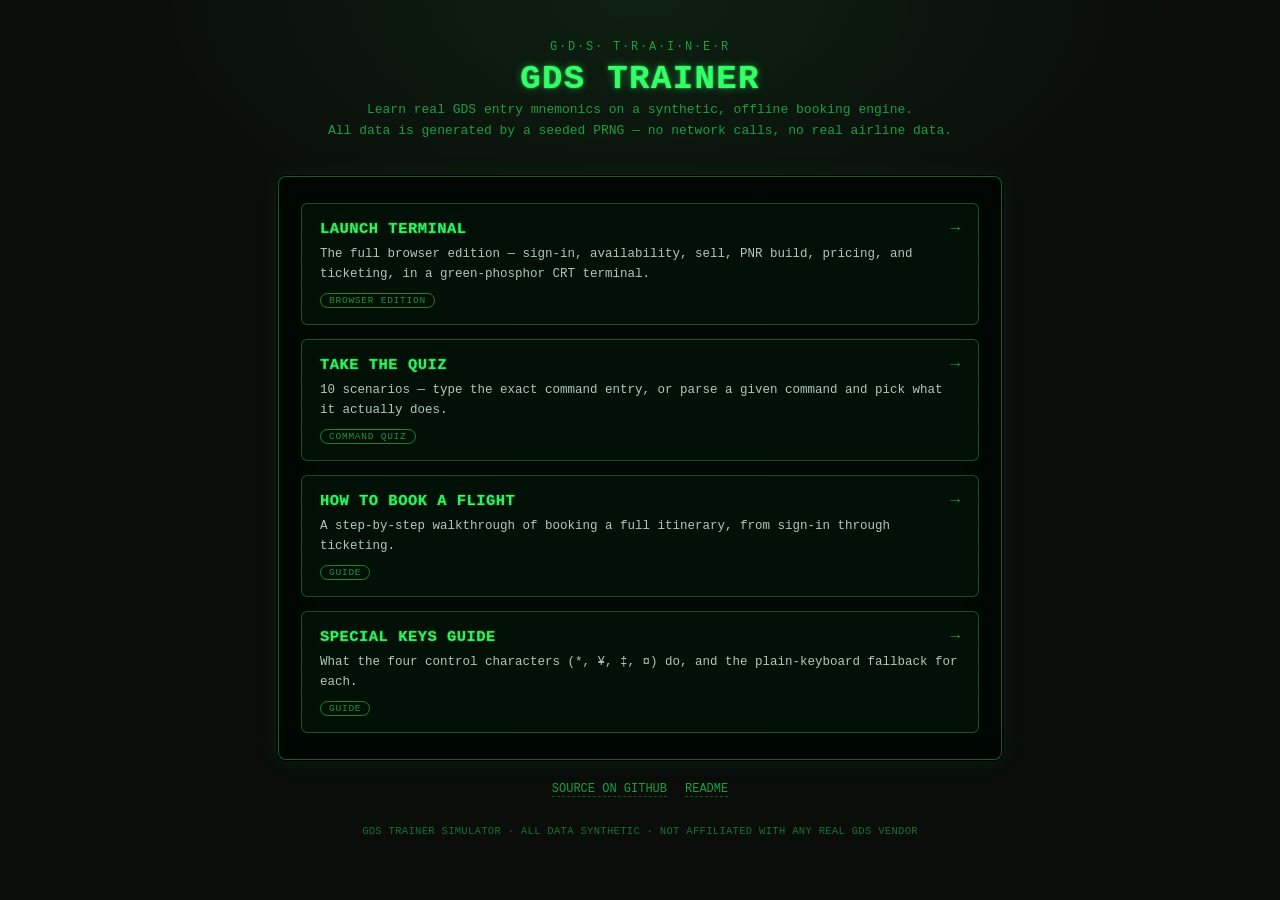
<file: index.html>
<!doctype html>
<html lang="en">
<head>
<meta charset="UTF-8">
<meta name="viewport" content="width=device-width, initial-scale=1">
<title>GDS Trainer</title>
<meta name="description" content="A CRT-terminal GDS simulator for learning real airline booking mnemonics — browser and CLI editions, synthetic data, no real GDS connection.">
<style>
  :root{ --fg:#33ff66; --fg-dim:#1c9e42; --fg-rgb:51,255,102; }
  *{ box-sizing:border-box; }
  html,body{
    margin:0; min-height:100%;
    background:#0a0d0a;
    background-image: radial-gradient(ellipse 60% 45% at 50% 0%, rgba(var(--fg-rgb),.08), rgba(var(--fg-rgb),0) 70%);
    color:var(--fg);
    font-family:'Courier New','IBM Plex Mono',Consolas,monospace;
  }
  #wrap{ max-width:760px; margin:0 auto; padding:40px 18px 60px; }

  .wordmark{ letter-spacing:.15em; font-size:12px; color:var(--fg-dim); text-align:center; }
  h1.title{
    text-align:center; margin:6px 0 2px; font-size:34px; letter-spacing:.04em;
    text-shadow:0 0 2px rgba(var(--fg-rgb),.9), 0 0 8px rgba(var(--fg-rgb),.45);
  }
  p.sub{ text-align:center; color:var(--fg-dim); font-size:13px; margin:0 0 34px; line-height:1.6; }

  .screen{
    background:#000804; border:1px solid rgba(var(--fg-rgb),.35); border-radius:8px;
    box-shadow: 0 0 0 1px #000, 0 0 30px rgba(0,0,0,.6) inset, 0 0 24px rgba(var(--fg-rgb),.08);
    padding:26px 22px; position:relative; overflow:hidden;
  }
  .screen::before{
    content:''; position:absolute; inset:0; pointer-events:none; opacity:.5;
    background:repeating-linear-gradient(to bottom, rgba(0,0,0,0) 0px, rgba(0,0,0,0) 1px, rgba(0,0,0,.35) 2px, rgba(0,0,0,0) 3px);
  }

  .cards{ display:flex; flex-direction:column; gap:14px; }
  a.card{
    display:block; text-decoration:none; color:var(--fg);
    background:rgba(var(--fg-rgb),.04); border:1px solid rgba(var(--fg-rgb),.3);
    border-radius:6px; padding:16px 18px; transition:background .15s,border-color .15s;
  }
  a.card:hover{ background:rgba(var(--fg-rgb),.12); border-color:rgba(var(--fg-rgb),.7); }
  a.card .cardhead{ display:flex; align-items:center; justify-content:space-between; }
  a.card .cardtitle{ font-size:15.5px; font-weight:bold; letter-spacing:.03em; text-shadow:0 0 2px rgba(var(--fg-rgb),.6); }
  a.card .arrow{ color:var(--fg-dim); }
  a.card .carddesc{ font-size:12.5px; color:#cfe8d9; opacity:.85; margin-top:6px; line-height:1.6; }
  a.card .cardtag{
    display:inline-block; font-size:9.5px; letter-spacing:.08em; text-transform:uppercase;
    border:1px solid rgba(var(--fg-rgb),.5); border-radius:10px; padding:1px 8px; margin-top:9px; color:var(--fg-dim);
  }

  .links{ display:flex; justify-content:center; gap:18px; margin-top:22px; font-size:12px; }
  .links a{ color:var(--fg-dim); text-decoration:none; border-bottom:1px dashed rgba(var(--fg-rgb),.3); }
  .links a:hover{ color:var(--fg); border-bottom-color:var(--fg); }

  footer{ text-align:center; color:var(--fg-dim); font-size:10.5px; margin-top:26px; opacity:.7; letter-spacing:.03em; line-height:1.7; }
</style>
</head>
<body>
<div id="wrap">
  <div class="wordmark">G&middot;D&middot;S&middot; T&middot;R&middot;A&middot;I&middot;N&middot;E&middot;R</div>
  <h1 class="title">GDS TRAINER</h1>
  <p class="sub">Learn real GDS entry mnemonics on a synthetic, offline booking engine.<br>All data is generated by a seeded PRNG — no network calls, no real airline data.</p>

  <div class="screen">
    <div class="cards">
      <a class="card" href="web/index.html">
        <div class="cardhead"><span class="cardtitle">LAUNCH TERMINAL</span><span class="arrow">&rarr;</span></div>
        <div class="carddesc">The full browser edition — sign-in, availability, sell, PNR build, pricing, and ticketing, in a green-phosphor CRT terminal.</div>
        <span class="cardtag">Browser Edition</span>
      </a>
      <a class="card" href="quiz/index.html">
        <div class="cardhead"><span class="cardtitle">TAKE THE QUIZ</span><span class="arrow">&rarr;</span></div>
        <div class="carddesc">10 scenarios — type the exact command entry, or parse a given command and pick what it actually does.</div>
        <span class="cardtag">Command Quiz</span>
      </a>
      <a class="card" href="docs/GDS-TRAINER-BOOKING-GUIDE.html">
        <div class="cardhead"><span class="cardtitle">HOW TO BOOK A FLIGHT</span><span class="arrow">&rarr;</span></div>
        <div class="carddesc">A step-by-step walkthrough of booking a full itinerary, from sign-in through ticketing.</div>
        <span class="cardtag">Guide</span>
      </a>
      <a class="card" href="docs/SPECIAL-KEYS-GUIDE.html">
        <div class="cardhead"><span class="cardtitle">SPECIAL KEYS GUIDE</span><span class="arrow">&rarr;</span></div>
        <div class="carddesc">What the four control characters (*, ¥, ‡, ¤) do, and the plain-keyboard fallback for each.</div>
        <span class="cardtag">Guide</span>
      </a>
    </div>
  </div>

  <div class="links">
    <a href="https://github.com/mattkup1/GDS-Trainer">SOURCE ON GITHUB</a>
    <a href="https://github.com/mattkup1/GDS-Trainer#readme">README</a>
  </div>

  <footer>GDS TRAINER SIMULATOR &middot; ALL DATA SYNTHETIC &middot; NOT AFFILIATED WITH ANY REAL GDS VENDOR</footer>
</div>
</body>
</html>
</file>
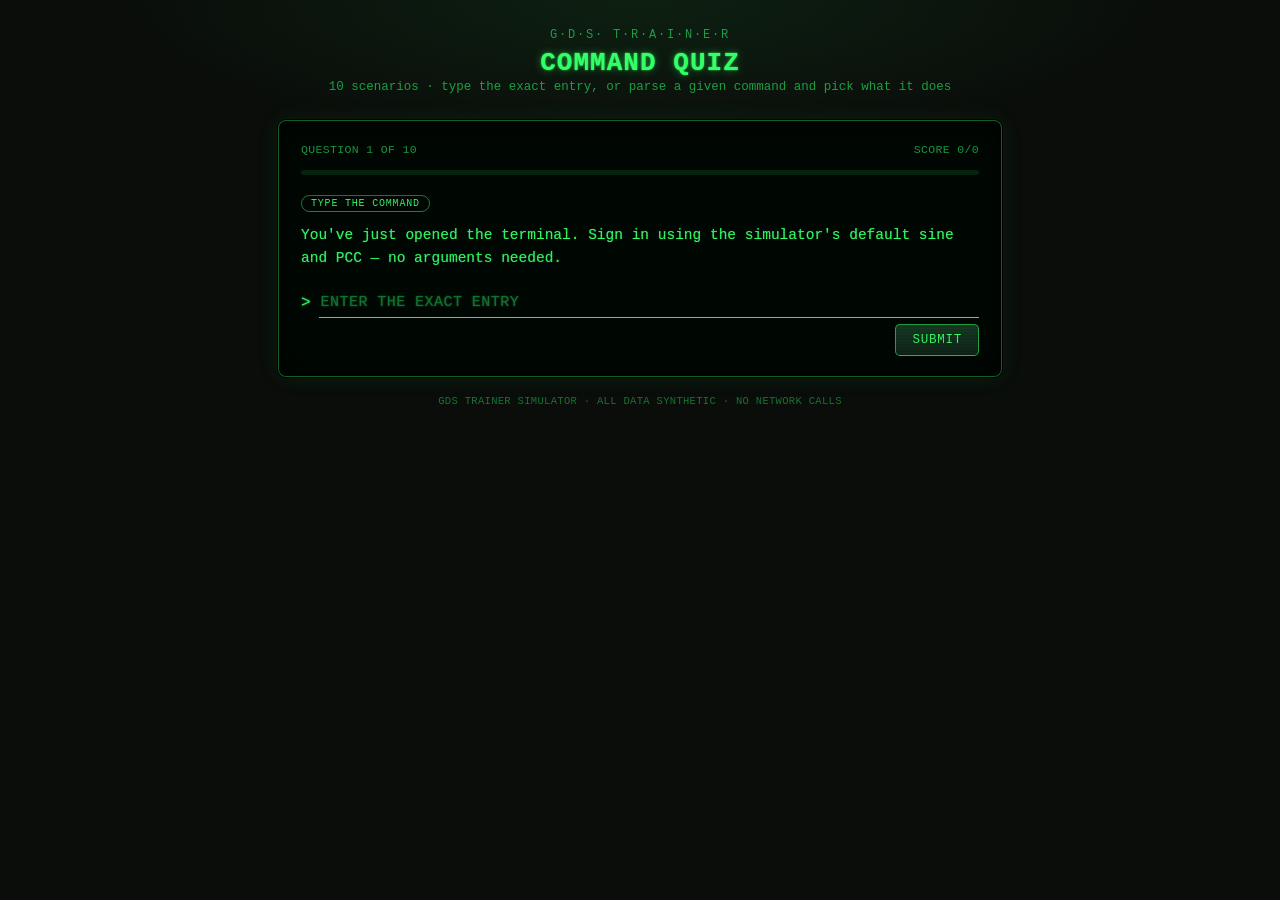
<file: quiz/index.html>
<!doctype html>
<html lang="en">
<head>
<meta charset="UTF-8">
<meta name="viewport" content="width=device-width, initial-scale=1">
<title>GDS Trainer — Command Quiz</title>
<style>
  :root{ --fg:#33ff66; --fg-dim:#1c9e42; --fg-rgb:51,255,102; --bad:#ff5c5c; --bad-rgb:255,92,92; }
  *{ box-sizing:border-box; }
  html,body{
    margin:0; min-height:100%;
    background:#0a0d0a;
    background-image: radial-gradient(ellipse 60% 45% at 50% 0%, rgba(var(--fg-rgb),.08), rgba(var(--fg-rgb),0) 70%);
    color:var(--fg);
    font-family:'Courier New','IBM Plex Mono',Consolas,monospace;
  }
  #wrap{ max-width:760px; margin:0 auto; padding:28px 18px 60px; }

  .wordmark{ letter-spacing:.15em; font-size:12px; color:var(--fg-dim); text-align:center; }
  h1.title{
    text-align:center; margin:6px 0 2px; font-size:26px; letter-spacing:.04em;
    text-shadow:0 0 2px rgba(var(--fg-rgb),.9), 0 0 8px rgba(var(--fg-rgb),.45);
  }
  p.sub{ text-align:center; color:var(--fg-dim); font-size:12.5px; margin:0 0 26px; }

  .screen{
    background:#000804; border:1px solid rgba(var(--fg-rgb),.35); border-radius:8px;
    box-shadow: 0 0 0 1px #000, 0 0 30px rgba(0,0,0,.6) inset, 0 0 24px rgba(var(--fg-rgb),.08);
    padding:22px 22px 20px; position:relative; overflow:hidden;
  }
  .screen::before{
    content:''; position:absolute; inset:0; pointer-events:none; opacity:.5;
    background:repeating-linear-gradient(to bottom, rgba(0,0,0,0) 0px, rgba(0,0,0,0) 1px, rgba(0,0,0,.35) 2px, rgba(0,0,0,0) 3px);
  }

  .statusrow{ display:flex; justify-content:space-between; align-items:center; font-size:11.5px; color:var(--fg-dim); margin-bottom:14px; letter-spacing:.03em; }
  .barouter{ height:5px; background:rgba(var(--fg-rgb),.12); border-radius:3px; overflow:hidden; margin-bottom:18px; }
  .barinner{ height:100%; background:rgb(var(--fg-rgb)); box-shadow:0 0 6px rgba(var(--fg-rgb),.8); transition:width .25s ease; }

  .tag{
    display:inline-block; font-size:10px; letter-spacing:.08em; text-transform:uppercase;
    border:1px solid rgba(var(--fg-rgb),.5); color:var(--fg); border-radius:10px;
    padding:2px 9px; margin-bottom:12px; text-shadow:none;
  }
  .tag.mc{ border-color:rgba(255,208,90,.55); color:#ffd05a; }

  .prompt{ font-size:14.5px; line-height:1.6; margin:0 0 18px; text-shadow:0 0 1px rgba(var(--fg-rgb),.6); }
  .prompt b{ color:#fff; }
  .prompt code{ background:rgba(var(--fg-rgb),.1); border:1px solid rgba(var(--fg-rgb),.3); border-radius:3px; padding:0 5px; }

  .inputrow{ display:flex; align-items:center; gap:8px; margin-bottom:6px; }
  .inputrow .chevron{ color:var(--fg); text-shadow:0 0 2px rgba(var(--fg-rgb),.8); }
  #answerInput{
    flex:1; background:transparent; border:none; border-bottom:1px solid rgba(var(--fg-rgb),.5);
    color:var(--fg); font-family:inherit; font-size:15px; padding:6px 2px;
    text-shadow:0 0 2px rgba(var(--fg-rgb),.6); outline:none; letter-spacing:.03em;
    text-transform:uppercase;
  }
  #answerInput:focus{ border-bottom-color:rgb(var(--fg-rgb)); }
  #answerInput::placeholder{ color:var(--fg-dim); text-transform:none; opacity:.7; }

  .options{ display:flex; flex-direction:column; gap:8px; margin-bottom:6px; }
  .opt{
    text-align:left; background:rgba(var(--fg-rgb),.04); border:1px solid rgba(var(--fg-rgb),.3);
    color:var(--fg); font-family:inherit; font-size:13.5px; line-height:1.5;
    border-radius:5px; padding:10px 12px; cursor:pointer;
  }
  .opt:hover:not(:disabled){ background:rgba(var(--fg-rgb),.12); border-color:rgba(var(--fg-rgb),.7); }
  .opt:disabled{ cursor:default; }
  .opt .letter{ display:inline-block; width:18px; color:var(--fg-dim); }
  .opt.correct{ background:rgba(var(--fg-rgb),.18); border-color:rgb(var(--fg-rgb)); }
  .opt.wrong{ background:rgba(var(--bad-rgb),.14); border-color:var(--bad); color:#ffb3b3; }
  .opt.wrong .letter{ color:#ffb3b3; }
  .opt.dim{ opacity:.45; }

  button.submit{
    background:linear-gradient(#193a24,#0e2417); border:1px solid rgba(var(--fg-rgb),.6);
    color:var(--fg); font-family:inherit; font-size:12.5px; letter-spacing:.06em;
    padding:8px 16px; border-radius:5px; cursor:pointer; text-transform:uppercase;
  }
  button.submit:hover:not(:disabled){ background:linear-gradient(#214b2e,#123019); }
  button.submit:disabled{ opacity:.35; cursor:default; }

  .feedback{ margin-top:16px; padding-top:14px; border-top:1px dashed rgba(var(--fg-rgb),.3); }
  .verdict{ font-size:13px; font-weight:bold; letter-spacing:.05em; margin-bottom:8px; }
  .verdict.ok{ color:rgb(var(--fg-rgb)); text-shadow:0 0 4px rgba(var(--fg-rgb),.6); }
  .verdict.bad{ color:var(--bad); text-shadow:0 0 4px rgba(var(--bad-rgb),.5); }
  .answerline{
    font-size:13.5px; background:#06110a; border:1px solid rgba(var(--fg-rgb),.3); border-radius:4px;
    padding:8px 10px; margin-bottom:10px; color:var(--fg); text-shadow:0 0 1px rgba(var(--fg-rgb),.5);
  }
  .answerline .lbl{ color:var(--fg-dim); }
  .explain{ font-size:12.5px; line-height:1.6; color:#cfe8d9; opacity:.9; margin-bottom:16px; }

  .navrow{ display:flex; justify-content:flex-end; }

  /* ---- results ---- */
  #results{ display:none; }
  .scorebig{ text-align:center; font-size:44px; margin:6px 0 4px; text-shadow:0 0 3px rgba(var(--fg-rgb),.9), 0 0 14px rgba(var(--fg-rgb),.4); }
  .scoreline{ text-align:center; color:var(--fg-dim); font-size:12.5px; margin-bottom:22px; letter-spacing:.04em; }
  .reviewitem{ border-top:1px dashed rgba(var(--fg-rgb),.25); padding:12px 0; font-size:12.5px; }
  .reviewitem:first-child{ border-top:none; }
  .reviewitem .rq{ margin-bottom:6px; color:#cfe8d9; }
  .reviewitem .rmark{ font-weight:bold; margin-right:6px; }
  .reviewitem .rmark.ok{ color:rgb(var(--fg-rgb)); }
  .reviewitem .rmark.bad{ color:var(--bad); }
  .reviewitem .ra{ margin:3px 0; }
  .reviewitem .ra .lbl{ color:var(--fg-dim); }
  .reviewitem .ra.mine.wrong{ color:#ffb3b3; }
  .reviewitem .ra.correct{ color:rgb(var(--fg-rgb)); }
  .perfect{ text-align:center; font-size:12.5px; color:var(--fg-dim); margin-bottom:18px; }

  .restartrow{ text-align:center; margin-top:22px; }

  footer{ text-align:center; color:var(--fg-dim); font-size:10.5px; margin-top:18px; opacity:.7; letter-spacing:.03em; }
</style>
</head>
<body>
<div id="wrap">
  <div class="wordmark">G&middot;D&middot;S&middot; T&middot;R&middot;A&middot;I&middot;N&middot;E&middot;R</div>
  <h1 class="title">COMMAND QUIZ</h1>
  <p class="sub">10 scenarios &middot; type the exact entry, or parse a given command and pick what it does</p>

  <div class="screen">
    <div id="quiz">
      <div class="statusrow">
        <span id="qCounter">QUESTION 1 OF 10</span>
        <span id="qScore">SCORE 0/0</span>
      </div>
      <div class="barouter"><div class="barinner" id="progBar" style="width:0%"></div></div>

      <span class="tag" id="qTag">TYPE THE COMMAND</span>
      <p class="prompt" id="qPrompt"></p>

      <div id="typeArea">
        <div class="inputrow">
          <span class="chevron">&gt;</span>
          <input id="answerInput" type="text" placeholder="ENTER THE EXACT ENTRY" autocomplete="off" spellcheck="false">
        </div>
      </div>

      <div id="mcArea" class="options" style="display:none;"></div>

      <div class="navrow">
        <button class="submit" id="submitBtn">SUBMIT</button>
      </div>

      <div class="feedback" id="feedback" style="display:none;">
        <div class="verdict" id="verdict"></div>
        <div class="answerline" id="youAnswered" style="display:none;"></div>
        <div class="answerline" id="correctAnswer"></div>
        <div class="explain" id="explainText"></div>
        <div class="navrow">
          <button class="submit" id="nextBtn">NEXT &rarr;</button>
        </div>
      </div>
    </div>

    <div id="results">
      <div class="scorebig" id="scoreBig"></div>
      <div class="scoreline" id="scoreLine"></div>
      <div id="reviewList"></div>
      <div class="perfect" id="perfectMsg" style="display:none;">Every command, exact on the first try. That's clean agent work.</div>
      <div class="restartrow"><button class="submit" id="restartBtn">RESTART QUIZ</button></div>
    </div>
  </div>

  <footer>GDS TRAINER SIMULATOR &middot; ALL DATA SYNTHETIC &middot; NO NETWORK CALLS</footer>
</div>

<script>
(function(){

  const QUESTIONS = [
    {
      type: 'command',
      tag: 'TYPE THE COMMAND',
      prompt: "You've just opened the terminal. Sign in using the simulator's default sine and PCC — no arguments needed.",
      answer: /^SI$/,
      canonical: 'SI',
      explain: "SI with no arguments signs you in under the simulator's default sine (9TAA) and PCC (DFW1). SI{sine}/{pcc} — e.g. SI1234AA/DFW1 — signs in under specific credentials instead."
    },
    {
      type: 'command',
      tag: 'TYPE THE COMMAND',
      prompt: "A customer wants to see what's available from <b>Dallas/Ft. Worth (DFW)</b> to <b>Chicago O'Hare (ORD)</b> on <b>August 15</b>. Pull the availability display.",
      answer: /^[A1]15AUGDFWORD$/,
      canonical: 'A15AUGDFWORD',
      explain: "A{DD}{MON}{ORIG}{DEST} pulls availability for that route/date. 1{DD}{MON}{ORIG}{DEST} is the identical alternate entry (115AUGDFWORD) — both are accepted."
    },
    {
      type: 'command',
      tag: 'TYPE THE COMMAND',
      prompt: "That availability display is still on screen. Sell <b>2 seats</b> in <b>Y class</b> on <b>line 3</b>.",
      answer: /^03Y2$/,
      canonical: '03Y2',
      explain: "0{LINE}{CLASS}{SEATS} sells directly off the last availability display: line 3, class Y, 2 seats."
    },
    {
      type: 'mc',
      tag: 'PARSE THE COMMAND',
      prompt: "An availability display is on screen. A trainee enters <code>02Y1M2</code>. What does this actually do?",
      options: [
        "Sells 2 seats in Y class on line 1, then 2 more seats in M class on line 2 — 4 seats total.",
        "Sells one connection for 2 seats: Y class on the leg shown as line 1, M class on the leg shown as line 2.",
        "Invalid — a sell entry can only reference one availability line at a time.",
        "Sells seat 2Y on flight number M2."
      ],
      correct: 1,
      explain: "0{SEATS}{CLASS1}{LINE1}{CLASS2}{LINE2} is the connection-sell entry. It only succeeds if line 1's destination matches line 2's origin and the layover clears minimum connect time (45 min domestic, 90 min if either leg crosses a border) — the two legs are then pushed as one married pair, sharing a marriedGroup id."
    },
    {
      type: 'command',
      tag: 'TYPE THE COMMAND',
      prompt: "Add a name to the PNR for passenger <b>Maria Garcia</b> (Mrs.).",
      answer: /^-GARCIA\/MARIA MRS$/,
      canonical: '-GARCIA/MARIA MRS',
      explain: "-{SURNAME}/{GIVEN} {TITLE} adds one passenger — surname first, given name after the slash, title last."
    },
    {
      type: 'command',
      tag: 'TYPE THE COMMAND',
      prompt: "The PNR has 1 segment and Maria Garcia's name on file. Price the itinerary using her travel agency's negotiated fare code, <b>ACME01</b>.",
      answer: /^(WP|WPNCS)\/ACME01$/,
      canonical: 'WP/ACME01',
      explain: "WP (or WPNCS) followed by /{CODE} applies a corporate/negotiated fare code while pricing. Without the code, a plain WP prices the published fare instead."
    },
    {
      type: 'mc',
      tag: 'PARSE THE COMMAND',
      prompt: "Which of these four ticketing-arrangement entries is <b>invalid</b>?",
      options: [
        "7TAW/",
        "7TAW16AUG/1800",
        "7TAX16AUG/1800",
        "7TAX/"
      ],
      correct: 3,
      explain: "7TAX/ is invalid. 7TAX is a hard ticketing time limit and always requires a date and time (7TAX{DDMON}/{HHMM}). Only 7TAW (\"at will\") can be left open with just a trailing slash — it can also optionally be queued to a date/time, as in 7TAW16AUG/1800."
    },
    {
      type: 'command',
      tag: 'TYPE THE COMMAND',
      prompt: "Passenger 2 needs a wheelchair noted — she can walk to and from her seat, she just needs one at the gate. Add the correct SSR, tied to her passenger number.",
      answer: /^3WCHR-2$/,
      canonical: '3WCHR-2',
      explain: "3{CODE}-{PAX#} adds a special service request. WCHR is specifically \"can walk to/from seat.\" WCHS (\"must be carried short distance\") and WCHC (\"immobile, carried to seat\") are for passengers needing more assistance — using the wrong one misrepresents what the airline needs to arrange."
    },
    {
      type: 'command',
      tag: 'TYPE THE COMMAND',
      prompt: "The seat map for segment 1 is already on screen, and two names are on the PNR. Assign seat <b>14A</b> on that segment to <b>passenger 2</b>.",
      answer: /^41-14A\/2$/,
      canonical: '41-14A/2',
      explain: "4{SEGMENT}-{ROW}{LETTER}/{PAX#}. The passenger number is required whenever more than one name is on file — with only one passenger on the PNR it can be omitted, since it's unambiguous."
    },
    {
      type: 'mc',
      tag: 'PARSE THE COMMAND',
      prompt: "The PNR currently displays 7 elements: 1 name, 2 segment, 3 seat, 4 SSR, 5 phone, 6 received-from, 7 ticketing arrangement. The agent enters <code>X3,5-7</code>. What happens?",
      options: [
        "Valid — cancels elements 3, 5, 6, and 7 (the seat, phone, received-from, and ticketing arrangement).",
        "Invalid — X can only cancel a single element number, not a list or a range.",
        "Valid — cancels every element from 3 through 7 inclusive (3, 4, 5, 6, 7).",
        "Valid — cancels elements 3 and 5 only; the trailing \"-7\" is ignored as a stray character."
      ],
      correct: 0,
      explain: "X's pattern accepts a comma/range list, so \"3,5-7\" parses as element 3 plus the range 5–7 — elements 3, 5, 6, and 7. Element 4 (the SSR) is left untouched since it isn't named. Multi-element cancels always process highest-numbered first internally so an earlier splice never shifts the index of an element still queued for removal."
    }
  ];

  let idx = 0;
  let score = 0;
  let answered = false;
  const results = []; // { correct: bool, yourAnswerText, correctText }

  const qCounter = document.getElementById('qCounter');
  const qScore = document.getElementById('qScore');
  const progBar = document.getElementById('progBar');
  const qTag = document.getElementById('qTag');
  const qPrompt = document.getElementById('qPrompt');
  const typeArea = document.getElementById('typeArea');
  const mcArea = document.getElementById('mcArea');
  const answerInput = document.getElementById('answerInput');
  const submitBtn = document.getElementById('submitBtn');
  const feedback = document.getElementById('feedback');
  const verdict = document.getElementById('verdict');
  const youAnswered = document.getElementById('youAnswered');
  const correctAnswer = document.getElementById('correctAnswer');
  const explainText = document.getElementById('explainText');
  const nextBtn = document.getElementById('nextBtn');
  const quizEl = document.getElementById('quiz');
  const resultsEl = document.getElementById('results');

  let selectedOptBtn = null;

  function renderQuestion(){
    answered = false;
    selectedOptBtn = null;
    const q = QUESTIONS[idx];

    qCounter.textContent = `QUESTION ${idx+1} OF ${QUESTIONS.length}`;
    qScore.textContent = `SCORE ${score}/${idx}`;
    progBar.style.width = ((idx) / QUESTIONS.length * 100) + '%';

    qTag.textContent = q.tag;
    qTag.className = 'tag' + (q.type === 'mc' ? ' mc' : '');
    qPrompt.innerHTML = q.prompt;

    feedback.style.display = 'none';
    submitBtn.style.display = 'inline-block';
    submitBtn.disabled = false;

    if(q.type === 'command'){
      typeArea.style.display = 'block';
      mcArea.style.display = 'none';
      answerInput.value = '';
      answerInput.disabled = false;
      setTimeout(()=> answerInput.focus(), 10);
    } else {
      typeArea.style.display = 'none';
      mcArea.style.display = 'flex';
      mcArea.innerHTML = '';
      const letters = ['A','B','C','D'];
      q.options.forEach((opt, i) => {
        const b = document.createElement('button');
        b.className = 'opt';
        b.innerHTML = `<span class="letter">${letters[i]}</span>${opt}`;
        b.addEventListener('click', () => {
          if(answered) return;
          [...mcArea.children].forEach(c => c.classList.remove('selected'));
          selectedOptBtn = b;
          [...mcArea.children].forEach(c => c.style.outline = '');
          b.style.outline = '2px solid rgba(51,255,102,.8)';
        });
        mcArea.appendChild(b);
      });
    }
  }

  function grade(){
    if(answered) return;
    const q = QUESTIONS[idx];
    let isCorrect = false;
    let yourText = '';

    if(q.type === 'command'){
      const raw = answerInput.value.trim();
      if(!raw) return;
      const norm = raw.toUpperCase().replace(/\s+/g, ' ').trim();
      isCorrect = q.answer.test(norm);
      yourText = raw;
      answerInput.disabled = true;
    } else {
      if(!selectedOptBtn) return;
      const chosenIdx = [...mcArea.children].indexOf(selectedOptBtn);
      isCorrect = (chosenIdx === q.correct);
      yourText = q.options[chosenIdx];
      [...mcArea.children].forEach((c, i) => {
        c.disabled = true;
        c.style.outline = '';
        if(i === q.correct) c.classList.add('correct');
        else if(i === chosenIdx) c.classList.add('wrong');
        else c.classList.add('dim');
      });
    }

    answered = true;
    if(isCorrect) score++;

    results.push({
      correct: isCorrect,
      prompt: q.prompt,
      yourText: yourText,
      correctText: q.type === 'command' ? q.canonical : q.options[q.correct],
      explain: q.explain
    });

    verdict.textContent = isCorrect ? '✓ CORRECT' : '✗ INCORRECT';
    verdict.className = 'verdict ' + (isCorrect ? 'ok' : 'bad');

    if(q.type === 'command'){
      youAnswered.style.display = isCorrect ? 'none' : 'block';
      if(!isCorrect) youAnswered.innerHTML = `<span class="lbl">YOU ENTERED:</span> ${escapeHtml(yourText)}`;
      correctAnswer.innerHTML = `<span class="lbl">${isCorrect ? 'ENTRY' : 'CORRECT ENTRY'}:</span> ${q.canonical}`;
    } else {
      youAnswered.style.display = 'none';
      correctAnswer.innerHTML = `<span class="lbl">CORRECT:</span> ${q.options[q.correct]}`;
    }
    explainText.textContent = q.explain;

    submitBtn.style.display = 'none';
    feedback.style.display = 'block';
    nextBtn.textContent = (idx === QUESTIONS.length - 1) ? 'SEE RESULTS →' : 'NEXT →';
  }

  function escapeHtml(s){
    return s.replace(/&/g,'&amp;').replace(/</g,'&lt;').replace(/>/g,'&gt;');
  }

  function next(){
    idx++;
    if(idx >= QUESTIONS.length){
      showResults();
    } else {
      renderQuestion();
    }
  }

  function showResults(){
    quizEl.style.display = 'none';
    resultsEl.style.display = 'block';
    progBar.style.width = '100%';

    document.getElementById('scoreBig').textContent = `${score} / ${QUESTIONS.length}`;
    let line;
    if(score === QUESTIONS.length) line = 'PERFECT SCORE';
    else if(score >= QUESTIONS.length * 0.7) line = 'STRONG RUN — REVIEW THE MISSES BELOW';
    else line = 'KEEP PRACTICING — REVIEW BELOW';
    document.getElementById('scoreLine').textContent = line;

    const reviewList = document.getElementById('reviewList');
    const missed = results.filter(r => !r.correct);
    if(missed.length === 0){
      document.getElementById('perfectMsg').style.display = 'block';
      reviewList.innerHTML = '';
    } else {
      document.getElementById('perfectMsg').style.display = 'none';
      reviewList.innerHTML = missed.map((r, i) => `
        <div class="reviewitem">
          <div class="rq"><span class="rmark bad">✗</span>${r.prompt}</div>
          <div class="ra mine wrong"><span class="lbl">YOU:</span> ${escapeHtml(r.yourText)}</div>
          <div class="ra correct"><span class="lbl">CORRECT:</span> ${escapeHtml(r.correctText)}</div>
          <div class="explain">${r.explain}</div>
        </div>
      `).join('');
    }
  }

  function restart(){
    idx = 0; score = 0; answered = false;
    results.length = 0;
    quizEl.style.display = 'block';
    resultsEl.style.display = 'none';
    renderQuestion();
  }

  submitBtn.addEventListener('click', grade);
  nextBtn.addEventListener('click', next);
  document.getElementById('restartBtn').addEventListener('click', restart);
  answerInput.addEventListener('keydown', (e) => {
    if(e.key === 'Enter'){
      e.preventDefault();
      if(!answered) grade(); else next();
    }
  });
  document.addEventListener('keydown', (e) => {
    if(answered && e.key === 'Enter' && document.activeElement !== answerInput){
      next();
    }
  });

  renderQuestion();
})();
</script>
</body>
</html>
</file>
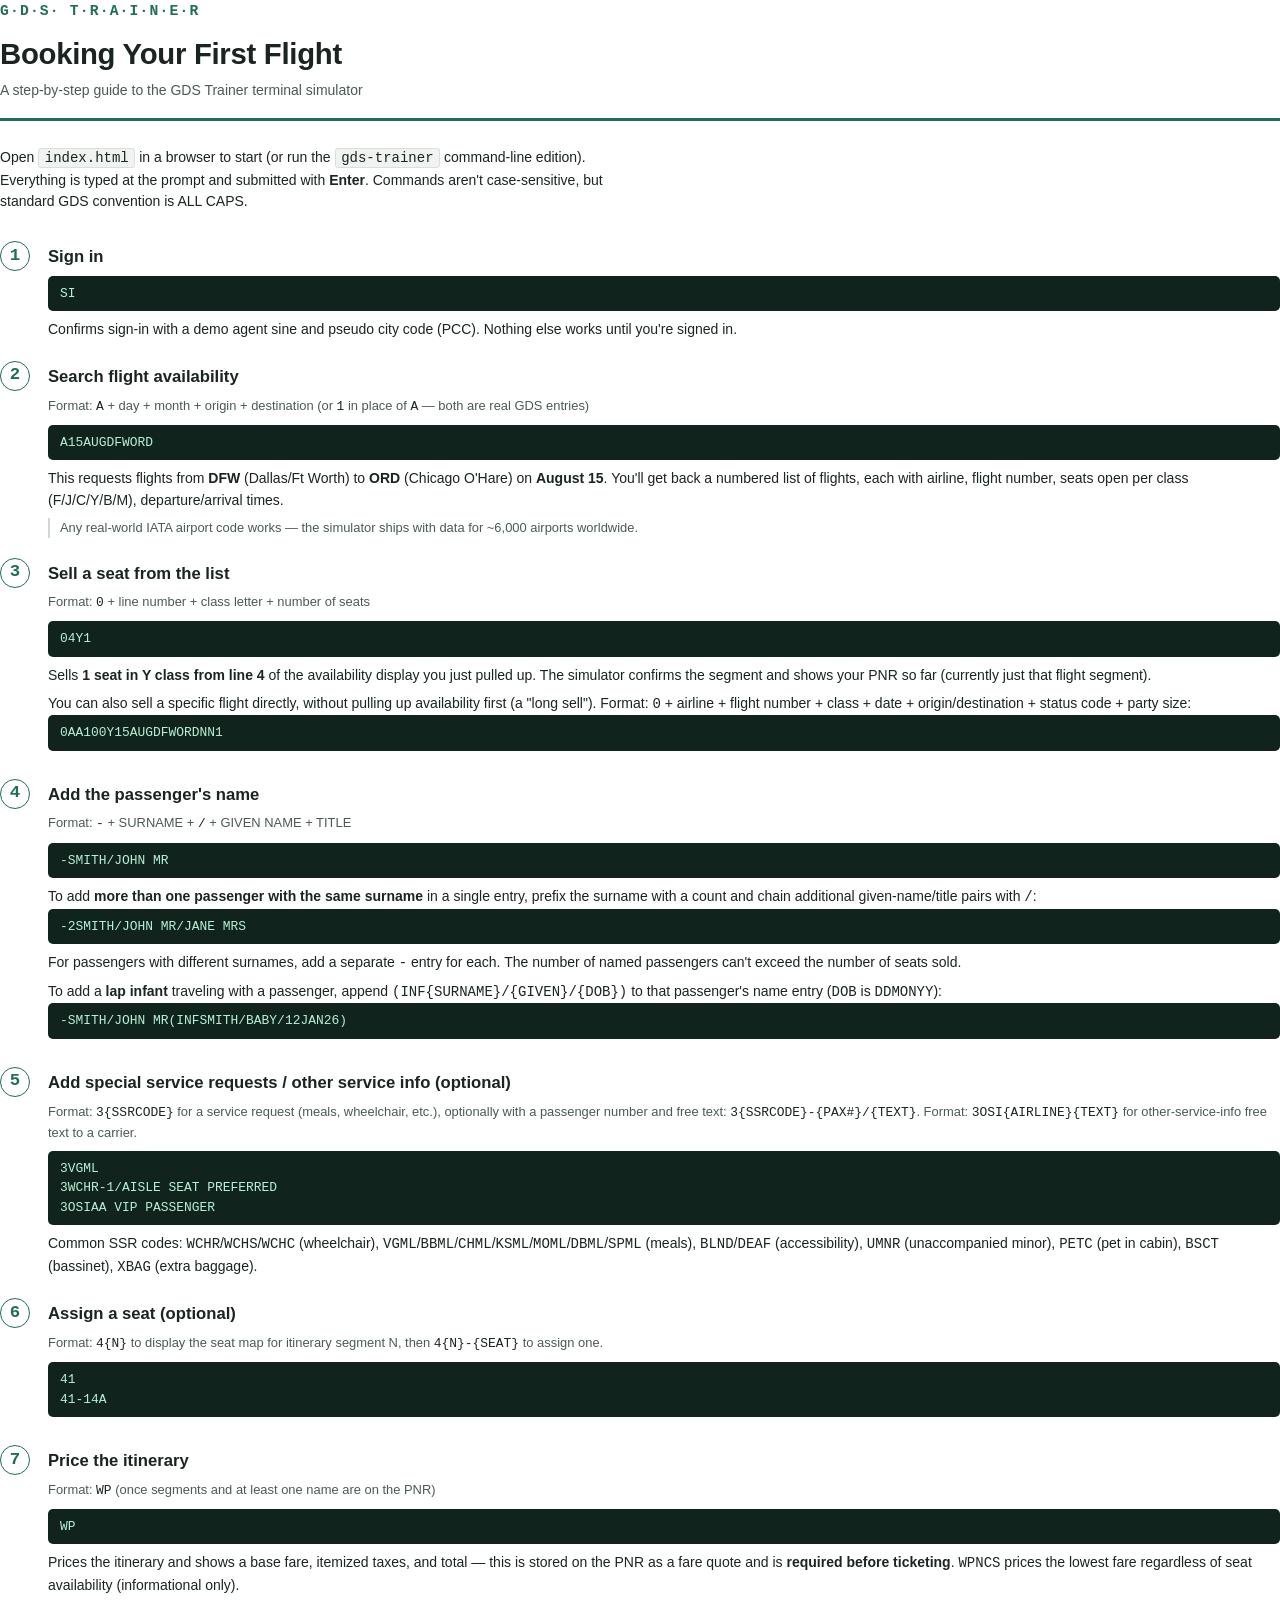
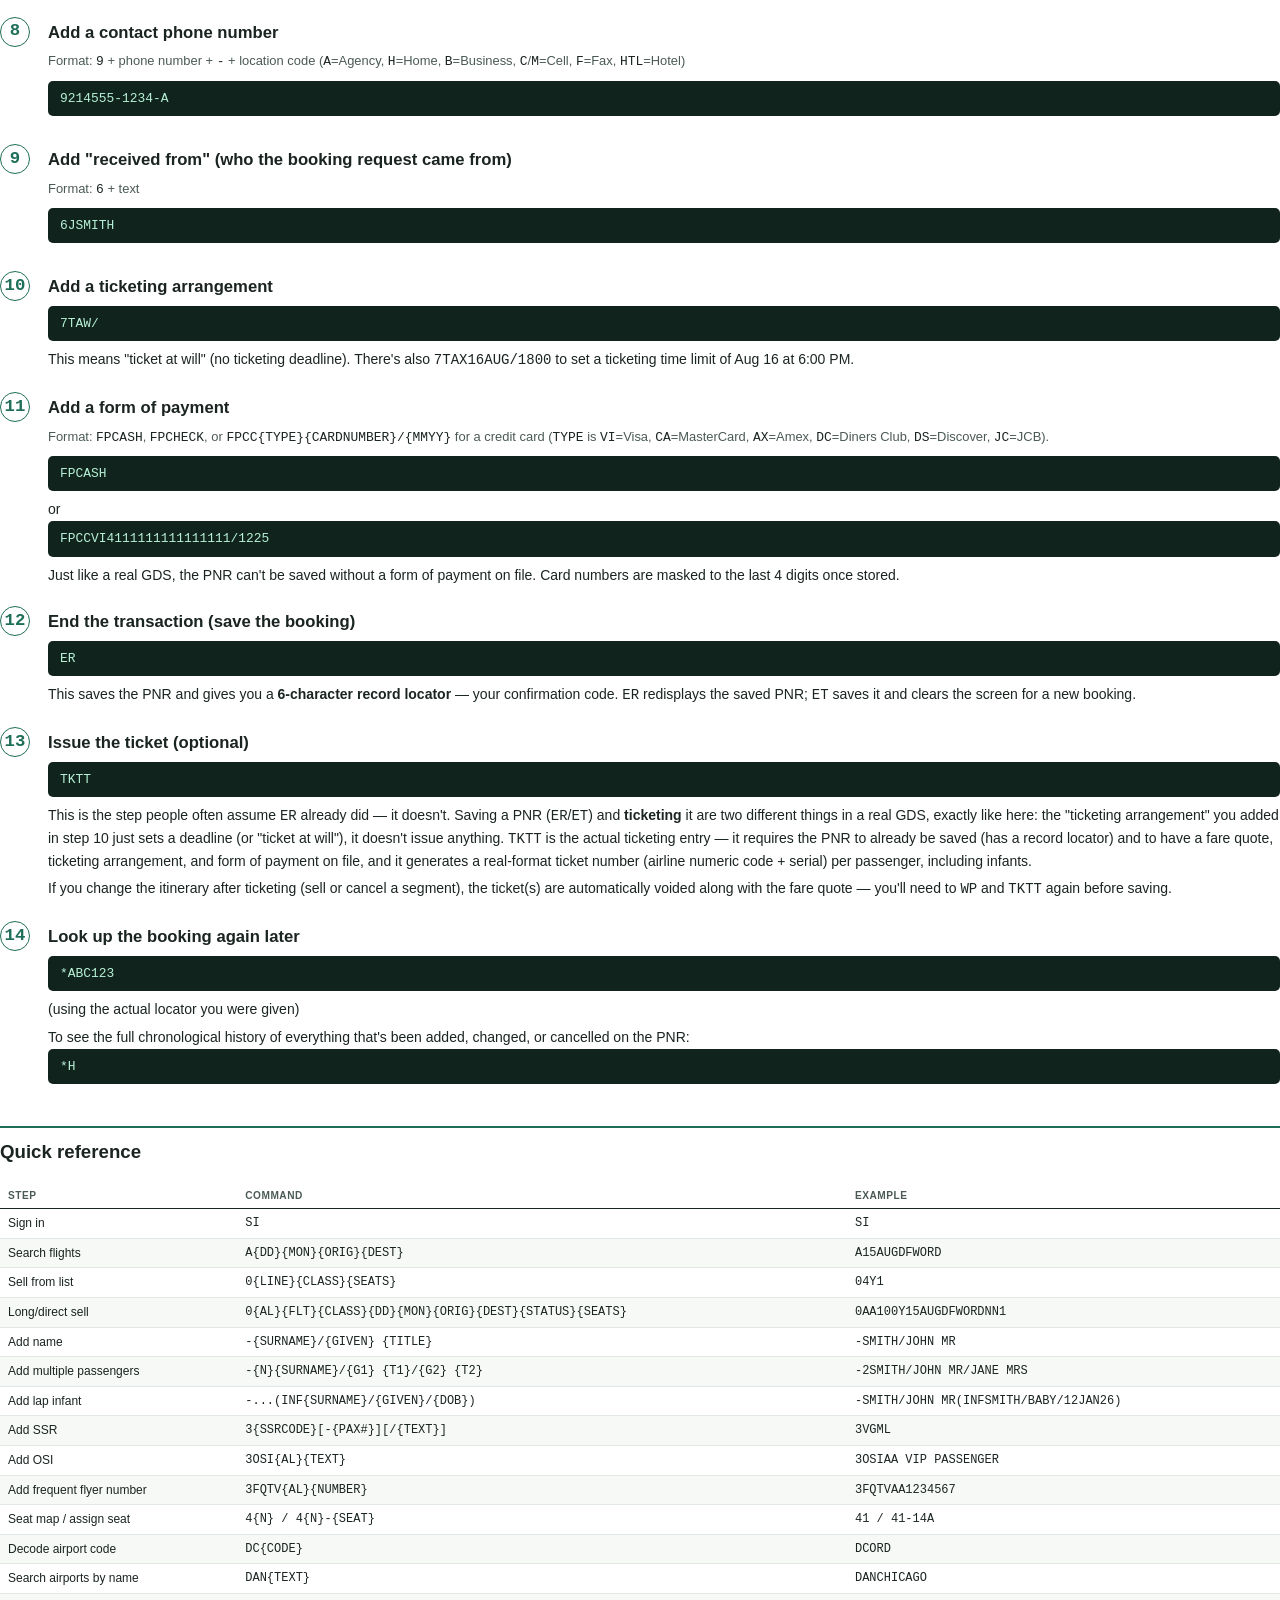
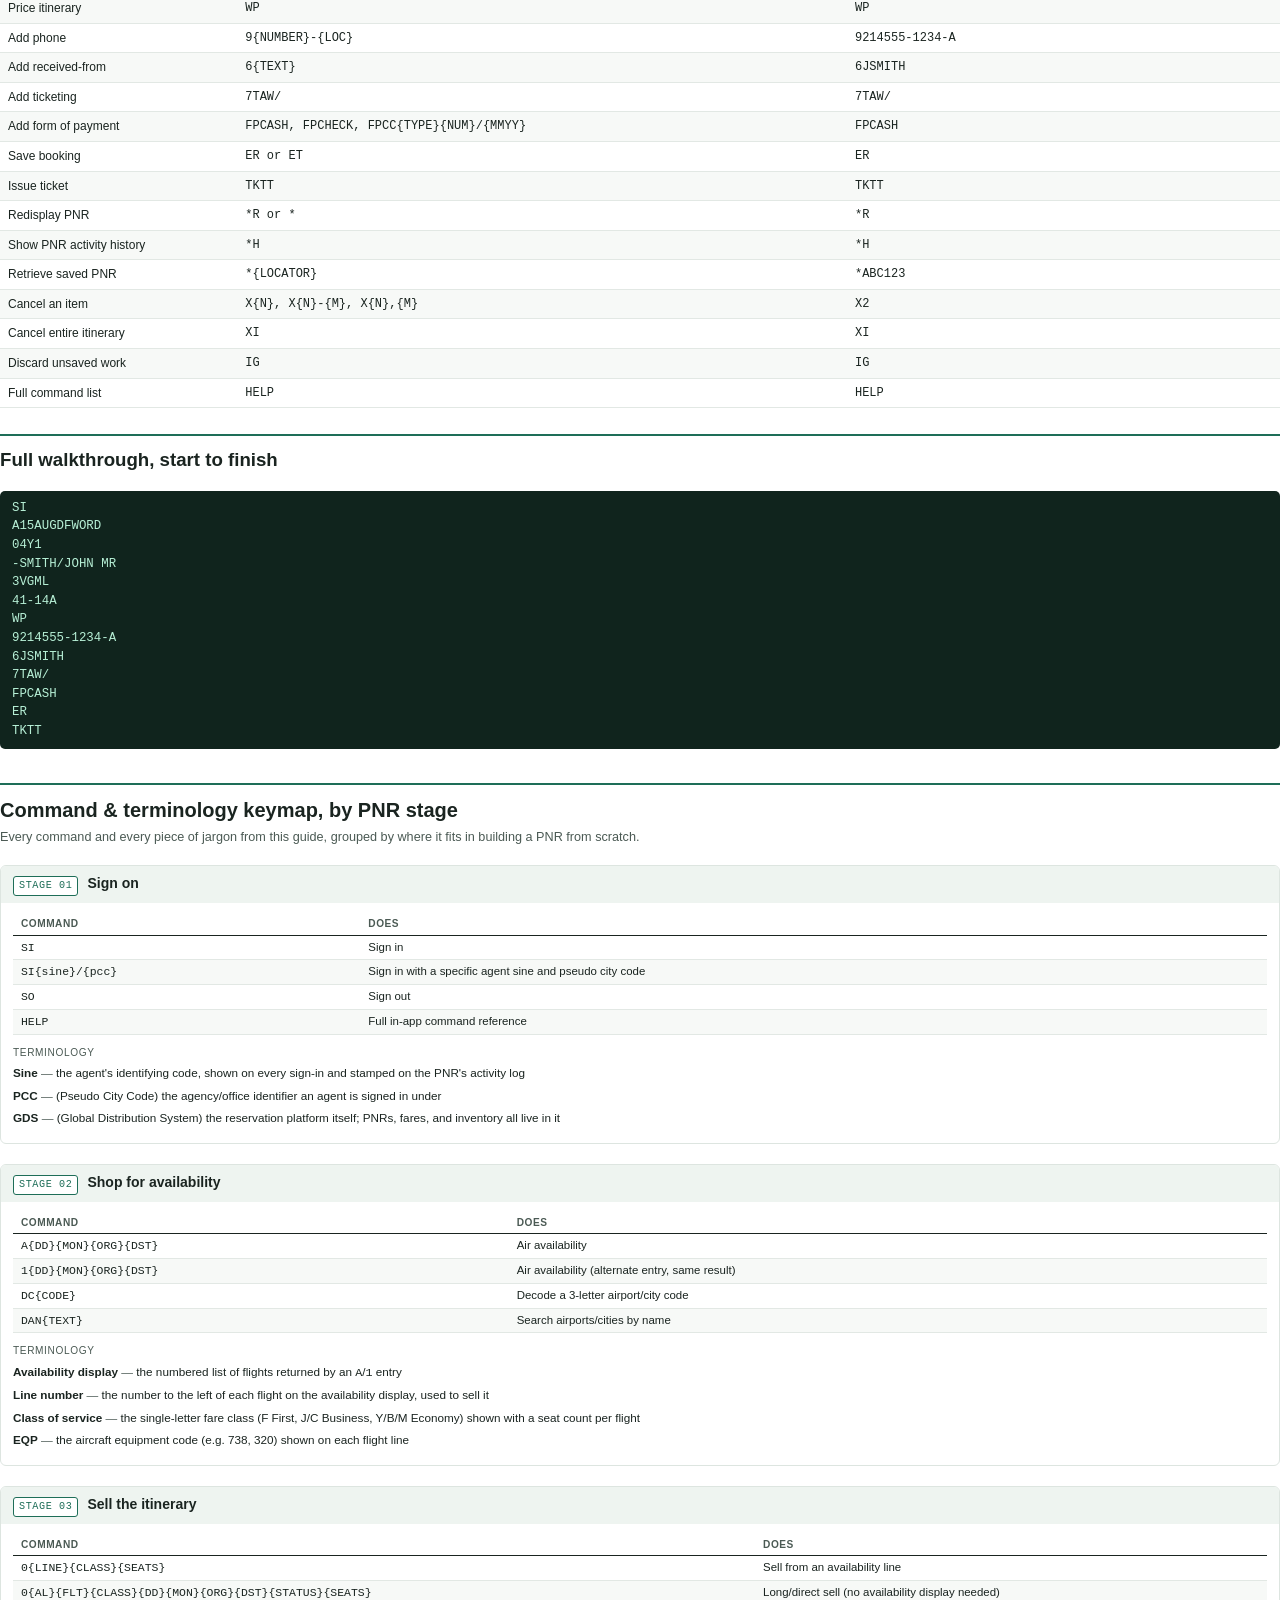
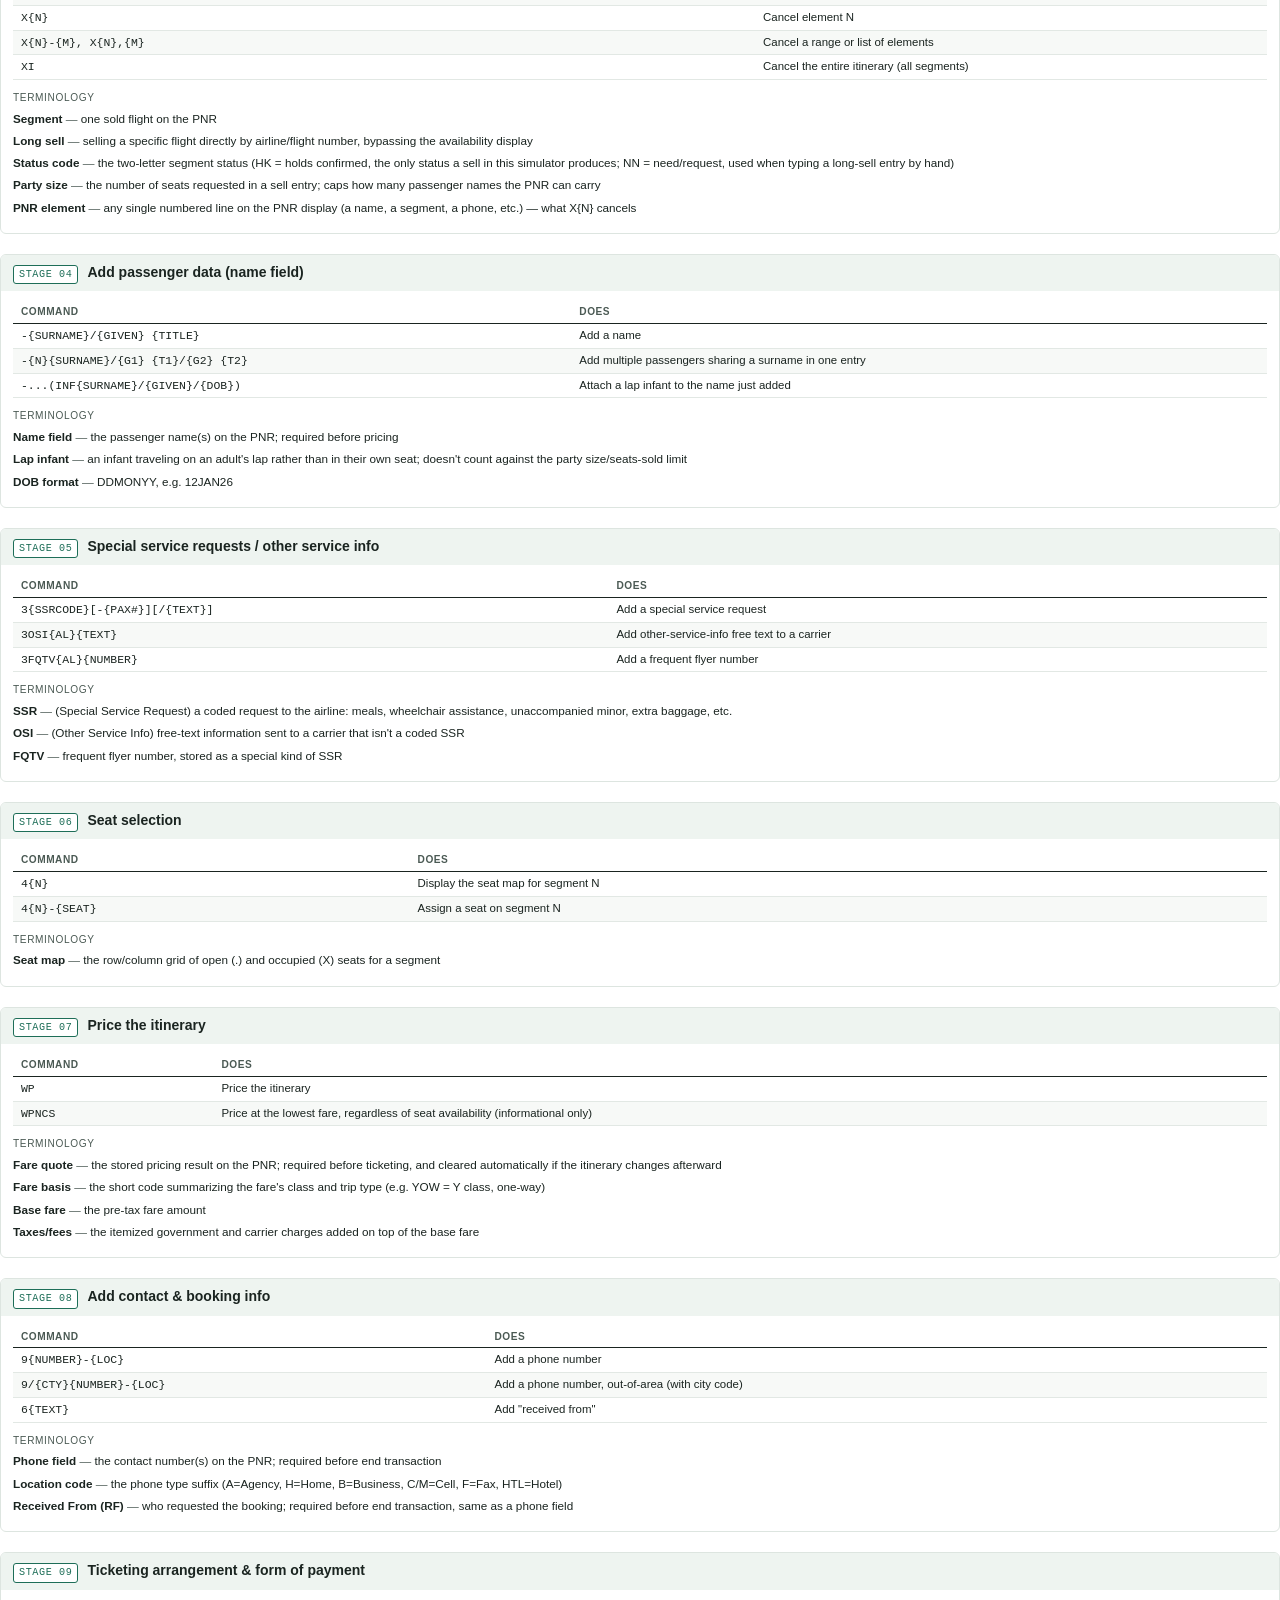
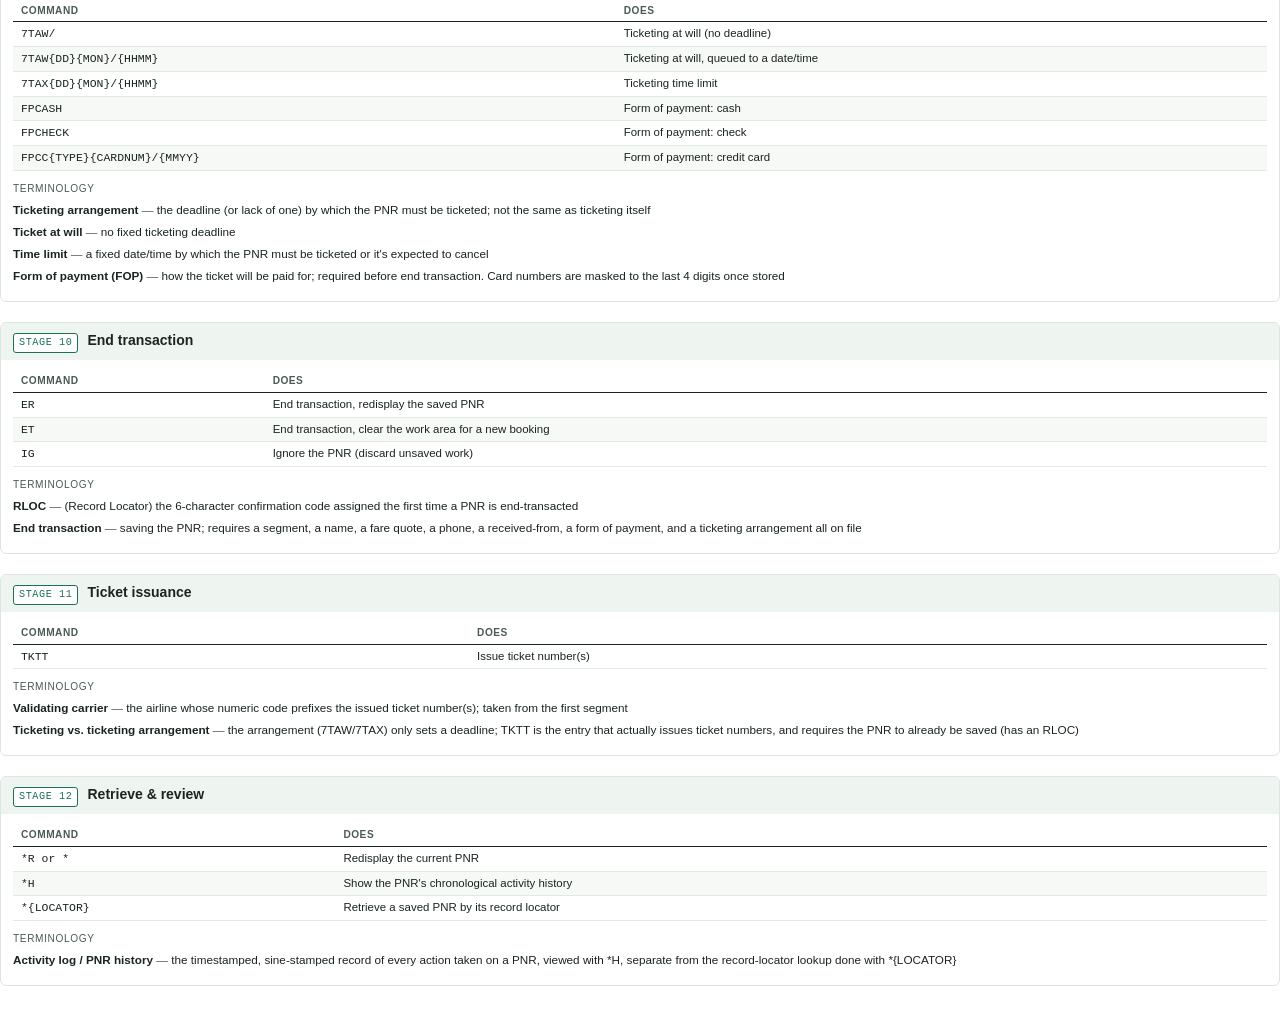
<file: GDS-TRAINER-BOOKING-GUIDE.html>
<!doctype html>
<html lang="en">
<head>
<meta charset="UTF-8">
<title>GDS Trainer — Booking Guide</title>
<style>
  @page { size: letter; margin: 0.85in 0.8in; }
  * { box-sizing: border-box; }
  html, body {
    margin: 0;
    background: #ffffff;
    color: #1a2420;
    font-family: -apple-system, "Segoe UI", "Helvetica Neue", Arial, sans-serif;
    font-size: 10.5pt;
    line-height: 1.55;
  }
  .mono {
    font-family: "SF Mono", "Cascadia Code", Consolas, Menlo, monospace;
  }

  /* ---- cover header ---- */
  header.cover {
    border-bottom: 3px solid #1e6e58;
    padding-bottom: 16px;
    margin-bottom: 26px;
  }
  .wordmark {
    font-family: "SF Mono", "Cascadia Code", Consolas, Menlo, monospace;
    font-size: 11pt;
    letter-spacing: 0.08em;
    color: #1e6e58;
    font-weight: 700;
  }
  h1.doctitle {
    font-size: 22pt;
    margin: 8px 0 4px;
    letter-spacing: -0.01em;
  }
  .subtitle {
    color: #4b5a54;
    font-size: 10.5pt;
    margin: 0;
  }
  .intro {
    margin: 16px 0 28px;
    max-width: 6.4in;
  }
  .intro code { background: #f0f3f0; border: 1px solid #d7e0da; border-radius: 3px; padding: 0.05em 0.4em; }

  /* ---- steps ---- */
  section.step {
    break-inside: avoid;
    margin: 0 0 20px;
    display: grid;
    grid-template-columns: 34px 1fr;
    column-gap: 14px;
  }
  .step-num {
    font-family: "SF Mono", "Cascadia Code", Consolas, Menlo, monospace;
    font-weight: 700;
    font-size: 13pt;
    color: #1e6e58;
    border: 1.5px solid #1e6e58;
    border-radius: 50%;
    width: 30px;
    height: 30px;
    display: flex;
    align-items: center;
    justify-content: center;
  }
  .step h2 {
    font-size: 12.5pt;
    margin: 3px 0 6px;
  }
  .step .format {
    color: #4b5a54;
    font-size: 9.7pt;
    margin: 0 0 8px;
  }
  .step .format code { color: #1a2420; }
  .cmdblock {
    background: #10241d;
    color: #b7f0d6;
    border-radius: 5px;
    padding: 8px 12px;
    font-family: "SF Mono", "Cascadia Code", Consolas, Menlo, monospace;
    font-size: 9.7pt;
    line-height: 1.5;
    white-space: pre-wrap;
    margin: 0 0 8px;
  }
  .step p.note { margin: 6px 0 0; }
  .step p.aside {
    margin: 6px 0 0;
    padding-left: 10px;
    border-left: 2px solid #cfd9d3;
    color: #4b5a54;
    font-size: 9.7pt;
  }
  code { font-family: "SF Mono", "Cascadia Code", Consolas, Menlo, monospace; }

  /* ---- quick reference ---- */
  h2.section-head {
    font-size: 14pt;
    border-top: 2px solid #1e6e58;
    padding-top: 10px;
    margin-top: 34px;
    break-before: page;
  }
  table {
    width: 100%;
    border-collapse: collapse;
    font-size: 9pt;
    margin-top: 10px;
  }
  thead th {
    text-align: left;
    text-transform: uppercase;
    font-size: 7.6pt;
    letter-spacing: 0.05em;
    color: #4b5a54;
    border-bottom: 1.5px solid #1a2420;
    padding: 5px 8px;
  }
  tbody td {
    padding: 5px 8px;
    border-bottom: 1px solid #e2e8e4;
    vertical-align: top;
  }
  tbody tr:nth-child(even) { background: #f7f9f7; }

  .walkthrough {
    margin-top: 20px;
    break-inside: avoid;
  }
  .walkthrough .cmdblock { font-size: 9.3pt; }

  /* ---- keymap ---- */
  h2.keymap-head {
    font-size: 15pt;
    border-top: 2px solid #1e6e58;
    padding-top: 10px;
    margin-top: 34px;
    break-before: page;
    margin-bottom: 2px;
  }
  p.keymap-dek { color: #4b5a54; font-size: 9.5pt; margin: 0 0 18px; }
  .stage {
    break-inside: avoid;
    margin-bottom: 20px;
    border: 1px solid #dde5e0;
    border-radius: 6px;
    overflow: hidden;
  }
  .stage-head {
    background: #eef4f0;
    padding: 7px 12px;
    display: flex;
    align-items: baseline;
    gap: 9px;
  }
  .stage-num {
    font-family: "SF Mono", "Cascadia Code", Consolas, Menlo, monospace;
    font-size: 7.6pt;
    letter-spacing: 0.06em;
    color: #1e6e58;
    background: #fff;
    border: 1px solid #1e6e58;
    border-radius: 3px;
    padding: 1px 5px;
  }
  .stage-name { font-weight: 700; font-size: 10.5pt; }
  .stage-body { padding: 10px 12px 12px; }
  .stage table { margin-top: 0; font-size: 8.6pt; }
  .stage thead th { padding: 3px 8px; }
  .stage tbody td { padding: 3px 8px; }
  .stage-term-head {
    font-size: 7.6pt;
    text-transform: uppercase;
    letter-spacing: 0.06em;
    color: #4b5a54;
    margin: 10px 0 4px;
  }
  dl.terms { margin: 0; font-size: 8.8pt; }
  dl.terms dt {
    font-weight: 700;
    display: inline;
  }
  dl.terms dt::after { content: " — "; font-weight: 400; color: #4b5a54; }
  dl.terms dd {
    display: inline;
    margin: 0;
  }
  dl.terms .entry { margin-bottom: 4px; }

  footer.doc {
    margin-top: 30px;
    padding-top: 10px;
    border-top: 1px solid #d7e0da;
    color: #4b5a54;
    font-size: 8pt;
    font-family: "SF Mono", "Cascadia Code", Consolas, Menlo, monospace;
    display: flex;
    justify-content: space-between;
  }
</style>
</head>
<body>

<header class="cover">
  <div class="wordmark">G&middot;D&middot;S&middot; T&middot;R&middot;A&middot;I&middot;N&middot;E&middot;R</div>
  <h1 class="doctitle">Booking Your First Flight</h1>
  <p class="subtitle">A step-by-step guide to the GDS Trainer terminal simulator</p>
</header>

<p class="intro">Open <code>index.html</code> in a browser to start (or run the <code>gds-trainer</code> command-line edition). Everything is typed at the prompt and submitted with <b>Enter</b>. Commands aren't case-sensitive, but standard GDS convention is ALL CAPS.</p>

<section class="step">
  <div class="step-num">1</div>
  <div>
    <h2>Sign in</h2>
    <div class="cmdblock">SI</div>
    <p class="note">Confirms sign-in with a demo agent sine and pseudo city code (PCC). Nothing else works until you're signed in.</p>
  </div>
</section>

<section class="step">
  <div class="step-num">2</div>
  <div>
    <h2>Search flight availability</h2>
    <p class="format">Format: <code>A</code> + day + month + origin + destination (or <code>1</code> in place of <code>A</code> — both are real GDS entries)</p>
    <div class="cmdblock">A15AUGDFWORD</div>
    <p class="note">This requests flights from <b>DFW</b> (Dallas/Ft Worth) to <b>ORD</b> (Chicago O'Hare) on <b>August 15</b>. You'll get back a numbered list of flights, each with airline, flight number, seats open per class (F/J/C/Y/B/M), departure/arrival times.</p>
    <p class="aside">Any real-world IATA airport code works — the simulator ships with data for ~6,000 airports worldwide.</p>
  </div>
</section>

<section class="step">
  <div class="step-num">3</div>
  <div>
    <h2>Sell a seat from the list</h2>
    <p class="format">Format: <code>0</code> + line number + class letter + number of seats</p>
    <div class="cmdblock">04Y1</div>
    <p class="note">Sells <b>1 seat in Y class from line 4</b> of the availability display you just pulled up. The simulator confirms the segment and shows your PNR so far (currently just that flight segment).</p>
    <p class="note">You can also sell a specific flight directly, without pulling up availability first (a "long sell"). Format: <code>0</code> + airline + flight number + class + date + origin/destination + status code + party size:</p>
    <div class="cmdblock">0AA100Y15AUGDFWORDNN1</div>
  </div>
</section>

<section class="step">
  <div class="step-num">4</div>
  <div>
    <h2>Add the passenger's name</h2>
    <p class="format">Format: <code>-</code> + SURNAME + <code>/</code> + GIVEN NAME + TITLE</p>
    <div class="cmdblock">-SMITH/JOHN MR</div>
    <p class="note">To add <b>more than one passenger with the same surname</b> in a single entry, prefix the surname with a count and chain additional given-name/title pairs with <code>/</code>:</p>
    <div class="cmdblock">-2SMITH/JOHN MR/JANE MRS</div>
    <p class="note">For passengers with different surnames, add a separate <code>-</code> entry for each. The number of named passengers can't exceed the number of seats sold.</p>
    <p class="note">To add a <b>lap infant</b> traveling with a passenger, append <code>(INF{SURNAME}/{GIVEN}/{DOB})</code> to that passenger's name entry (<code>DOB</code> is <code>DDMONYY</code>):</p>
    <div class="cmdblock">-SMITH/JOHN MR(INFSMITH/BABY/12JAN26)</div>
  </div>
</section>

<section class="step">
  <div class="step-num">5</div>
  <div>
    <h2>Add special service requests / other service info (optional)</h2>
    <p class="format">Format: <code>3{SSRCODE}</code> for a service request (meals, wheelchair, etc.), optionally with a passenger number and free text: <code>3{SSRCODE}-{PAX#}/{TEXT}</code>. Format: <code>3OSI{AIRLINE}{TEXT}</code> for other-service-info free text to a carrier.</p>
    <div class="cmdblock">3VGML
3WCHR-1/AISLE SEAT PREFERRED
3OSIAA VIP PASSENGER</div>
    <p class="note">Common SSR codes: <code>WCHR</code>/<code>WCHS</code>/<code>WCHC</code> (wheelchair), <code>VGML</code>/<code>BBML</code>/<code>CHML</code>/<code>KSML</code>/<code>MOML</code>/<code>DBML</code>/<code>SPML</code> (meals), <code>BLND</code>/<code>DEAF</code> (accessibility), <code>UMNR</code> (unaccompanied minor), <code>PETC</code> (pet in cabin), <code>BSCT</code> (bassinet), <code>XBAG</code> (extra baggage).</p>
  </div>
</section>

<section class="step">
  <div class="step-num">6</div>
  <div>
    <h2>Assign a seat (optional)</h2>
    <p class="format">Format: <code>4{N}</code> to display the seat map for itinerary segment N, then <code>4{N}-{SEAT}</code> to assign one.</p>
    <div class="cmdblock">41
41-14A</div>
  </div>
</section>

<section class="step">
  <div class="step-num">7</div>
  <div>
    <h2>Price the itinerary</h2>
    <p class="format">Format: <code>WP</code> (once segments and at least one name are on the PNR)</p>
    <div class="cmdblock">WP</div>
    <p class="note">Prices the itinerary and shows a base fare, itemized taxes, and total — this is stored on the PNR as a fare quote and is <b>required before ticketing</b>. <code>WPNCS</code> prices the lowest fare regardless of seat availability (informational only).</p>
  </div>
</section>

<section class="step">
  <div class="step-num">8</div>
  <div>
    <h2>Add a contact phone number</h2>
    <p class="format">Format: <code>9</code> + phone number + <code>-</code> + location code (<code>A</code>=Agency, <code>H</code>=Home, <code>B</code>=Business, <code>C</code>/<code>M</code>=Cell, <code>F</code>=Fax, <code>HTL</code>=Hotel)</p>
    <div class="cmdblock">9214555-1234-A</div>
  </div>
</section>

<section class="step">
  <div class="step-num">9</div>
  <div>
    <h2>Add "received from" (who the booking request came from)</h2>
    <p class="format">Format: <code>6</code> + text</p>
    <div class="cmdblock">6JSMITH</div>
  </div>
</section>

<section class="step">
  <div class="step-num">10</div>
  <div>
    <h2>Add a ticketing arrangement</h2>
    <div class="cmdblock">7TAW/</div>
    <p class="note">This means "ticket at will" (no ticketing deadline). There's also <code>7TAX16AUG/1800</code> to set a ticketing time limit of Aug 16 at 6:00 PM.</p>
  </div>
</section>

<section class="step">
  <div class="step-num">11</div>
  <div>
    <h2>Add a form of payment</h2>
    <p class="format">Format: <code>FPCASH</code>, <code>FPCHECK</code>, or <code>FPCC{TYPE}{CARDNUMBER}/{MMYY}</code> for a credit card (<code>TYPE</code> is <code>VI</code>=Visa, <code>CA</code>=MasterCard, <code>AX</code>=Amex, <code>DC</code>=Diners Club, <code>DS</code>=Discover, <code>JC</code>=JCB).</p>
    <div class="cmdblock">FPCASH</div>
    <p class="note">or</p>
    <div class="cmdblock">FPCCVI4111111111111111/1225</div>
    <p class="note">Just like a real GDS, the PNR can't be saved without a form of payment on file. Card numbers are masked to the last 4 digits once stored.</p>
  </div>
</section>

<section class="step">
  <div class="step-num">12</div>
  <div>
    <h2>End the transaction (save the booking)</h2>
    <div class="cmdblock">ER</div>
    <p class="note">This saves the PNR and gives you a <b>6-character record locator</b> — your confirmation code. <code>ER</code> redisplays the saved PNR; <code>ET</code> saves it and clears the screen for a new booking.</p>
  </div>
</section>

<section class="step">
  <div class="step-num">13</div>
  <div>
    <h2>Issue the ticket (optional)</h2>
    <div class="cmdblock">TKTT</div>
    <p class="note">This is the step people often assume <code>ER</code> already did — it doesn't. Saving a PNR (<code>ER</code>/<code>ET</code>) and <b>ticketing</b> it are two different things in a real GDS, exactly like here: the "ticketing arrangement" you added in step 10 just sets a deadline (or "ticket at will"), it doesn't issue anything. <code>TKTT</code> is the actual ticketing entry — it requires the PNR to already be saved (has a record locator) and to have a fare quote, ticketing arrangement, and form of payment on file, and it generates a real-format ticket number (airline numeric code + serial) per passenger, including infants.</p>
    <p class="note">If you change the itinerary after ticketing (sell or cancel a segment), the ticket(s) are automatically voided along with the fare quote — you'll need to <code>WP</code> and <code>TKTT</code> again before saving.</p>
  </div>
</section>

<section class="step">
  <div class="step-num">14</div>
  <div>
    <h2>Look up the booking again later</h2>
    <div class="cmdblock">*ABC123</div>
    <p class="note">(using the actual locator you were given)</p>
    <p class="note">To see the full chronological history of everything that's been added, changed, or cancelled on the PNR:</p>
    <div class="cmdblock">*H</div>
  </div>
</section>

<h2 class="section-head">Quick reference</h2>
<table>
  <thead><tr><th>Step</th><th>Command</th><th>Example</th></tr></thead>
  <tbody>
    <tr><td>Sign in</td><td class="mono">SI</td><td class="mono">SI</td></tr>
    <tr><td>Search flights</td><td class="mono">A{DD}{MON}{ORIG}{DEST}</td><td class="mono">A15AUGDFWORD</td></tr>
    <tr><td>Sell from list</td><td class="mono">0{LINE}{CLASS}{SEATS}</td><td class="mono">04Y1</td></tr>
    <tr><td>Long/direct sell</td><td class="mono">0{AL}{FLT}{CLASS}{DD}{MON}{ORIG}{DEST}{STATUS}{SEATS}</td><td class="mono">0AA100Y15AUGDFWORDNN1</td></tr>
    <tr><td>Add name</td><td class="mono">-{SURNAME}/{GIVEN} {TITLE}</td><td class="mono">-SMITH/JOHN MR</td></tr>
    <tr><td>Add multiple passengers</td><td class="mono">-{N}{SURNAME}/{G1} {T1}/{G2} {T2}</td><td class="mono">-2SMITH/JOHN MR/JANE MRS</td></tr>
    <tr><td>Add lap infant</td><td class="mono">-...(INF{SURNAME}/{GIVEN}/{DOB})</td><td class="mono">-SMITH/JOHN MR(INFSMITH/BABY/12JAN26)</td></tr>
    <tr><td>Add SSR</td><td class="mono">3{SSRCODE}[-{PAX#}][/{TEXT}]</td><td class="mono">3VGML</td></tr>
    <tr><td>Add OSI</td><td class="mono">3OSI{AL}{TEXT}</td><td class="mono">3OSIAA VIP PASSENGER</td></tr>
    <tr><td>Add frequent flyer number</td><td class="mono">3FQTV{AL}{NUMBER}</td><td class="mono">3FQTVAA1234567</td></tr>
    <tr><td>Seat map / assign seat</td><td class="mono">4{N} / 4{N}-{SEAT}</td><td class="mono">41 / 41-14A</td></tr>
    <tr><td>Decode airport code</td><td class="mono">DC{CODE}</td><td class="mono">DCORD</td></tr>
    <tr><td>Search airports by name</td><td class="mono">DAN{TEXT}</td><td class="mono">DANCHICAGO</td></tr>
    <tr><td>Price itinerary</td><td class="mono">WP</td><td class="mono">WP</td></tr>
    <tr><td>Add phone</td><td class="mono">9{NUMBER}-{LOC}</td><td class="mono">9214555-1234-A</td></tr>
    <tr><td>Add received-from</td><td class="mono">6{TEXT}</td><td class="mono">6JSMITH</td></tr>
    <tr><td>Add ticketing</td><td class="mono">7TAW/</td><td class="mono">7TAW/</td></tr>
    <tr><td>Add form of payment</td><td class="mono">FPCASH, FPCHECK, FPCC{TYPE}{NUM}/{MMYY}</td><td class="mono">FPCASH</td></tr>
    <tr><td>Save booking</td><td class="mono">ER or ET</td><td class="mono">ER</td></tr>
    <tr><td>Issue ticket</td><td class="mono">TKTT</td><td class="mono">TKTT</td></tr>
    <tr><td>Redisplay PNR</td><td class="mono">*R or *</td><td class="mono">*R</td></tr>
    <tr><td>Show PNR activity history</td><td class="mono">*H</td><td class="mono">*H</td></tr>
    <tr><td>Retrieve saved PNR</td><td class="mono">*{LOCATOR}</td><td class="mono">*ABC123</td></tr>
    <tr><td>Cancel an item</td><td class="mono">X{N}, X{N}-{M}, X{N},{M}</td><td class="mono">X2</td></tr>
    <tr><td>Cancel entire itinerary</td><td class="mono">XI</td><td class="mono">XI</td></tr>
    <tr><td>Discard unsaved work</td><td class="mono">IG</td><td class="mono">IG</td></tr>
    <tr><td>Full command list</td><td class="mono">HELP</td><td class="mono">HELP</td></tr>
  </tbody>
</table>

<div class="walkthrough">
  <h2 class="section-head" style="break-before: auto; margin-top: 26px;">Full walkthrough, start to finish</h2>
  <div class="cmdblock">SI
A15AUGDFWORD
04Y1
-SMITH/JOHN MR
3VGML
41-14A
WP
9214555-1234-A
6JSMITH
7TAW/
FPCASH
ER
TKTT</div>
</div>

<h2 class="keymap-head">Command &amp; terminology keymap, by PNR stage</h2>
<p class="keymap-dek">Every command and every piece of jargon from this guide, grouped by where it fits in building a PNR from scratch.</p>

<div class="stage">
  <div class="stage-head"><span class="stage-num">STAGE 01</span><span class="stage-name">Sign on</span></div>
  <div class="stage-body">
    <table>
      <thead><tr><th>Command</th><th>Does</th></tr></thead>
      <tbody>
        <tr><td class="mono">SI</td><td>Sign in</td></tr>
        <tr><td class="mono">SI{sine}/{pcc}</td><td>Sign in with a specific agent sine and pseudo city code</td></tr>
        <tr><td class="mono">SO</td><td>Sign out</td></tr>
        <tr><td class="mono">HELP</td><td>Full in-app command reference</td></tr>
      </tbody>
    </table>
    <div class="stage-term-head">Terminology</div>
    <dl class="terms">
      <div class="entry"><dt>Sine</dt><dd>the agent's identifying code, shown on every sign-in and stamped on the PNR's activity log</dd></div>
      <div class="entry"><dt>PCC</dt><dd>(Pseudo City Code) the agency/office identifier an agent is signed in under</dd></div>
      <div class="entry"><dt>GDS</dt><dd>(Global Distribution System) the reservation platform itself; PNRs, fares, and inventory all live in it</dd></div>
    </dl>
  </div>
</div>

<div class="stage">
  <div class="stage-head"><span class="stage-num">STAGE 02</span><span class="stage-name">Shop for availability</span></div>
  <div class="stage-body">
    <table>
      <thead><tr><th>Command</th><th>Does</th></tr></thead>
      <tbody>
        <tr><td class="mono">A{DD}{MON}{ORG}{DST}</td><td>Air availability</td></tr>
        <tr><td class="mono">1{DD}{MON}{ORG}{DST}</td><td>Air availability (alternate entry, same result)</td></tr>
        <tr><td class="mono">DC{CODE}</td><td>Decode a 3-letter airport/city code</td></tr>
        <tr><td class="mono">DAN{TEXT}</td><td>Search airports/cities by name</td></tr>
      </tbody>
    </table>
    <div class="stage-term-head">Terminology</div>
    <dl class="terms">
      <div class="entry"><dt>Availability display</dt><dd>the numbered list of flights returned by an <span class="mono">A</span>/<span class="mono">1</span> entry</dd></div>
      <div class="entry"><dt>Line number</dt><dd>the number to the left of each flight on the availability display, used to sell it</dd></div>
      <div class="entry"><dt>Class of service</dt><dd>the single-letter fare class (F First, J/C Business, Y/B/M Economy) shown with a seat count per flight</dd></div>
      <div class="entry"><dt>EQP</dt><dd>the aircraft equipment code (e.g. 738, 320) shown on each flight line</dd></div>
    </dl>
  </div>
</div>

<div class="stage">
  <div class="stage-head"><span class="stage-num">STAGE 03</span><span class="stage-name">Sell the itinerary</span></div>
  <div class="stage-body">
    <table>
      <thead><tr><th>Command</th><th>Does</th></tr></thead>
      <tbody>
        <tr><td class="mono">0{LINE}{CLASS}{SEATS}</td><td>Sell from an availability line</td></tr>
        <tr><td class="mono">0{AL}{FLT}{CLASS}{DD}{MON}{ORG}{DST}{STATUS}{SEATS}</td><td>Long/direct sell (no availability display needed)</td></tr>
        <tr><td class="mono">X{N}</td><td>Cancel element N</td></tr>
        <tr><td class="mono">X{N}-{M}, X{N},{M}</td><td>Cancel a range or list of elements</td></tr>
        <tr><td class="mono">XI</td><td>Cancel the entire itinerary (all segments)</td></tr>
      </tbody>
    </table>
    <div class="stage-term-head">Terminology</div>
    <dl class="terms">
      <div class="entry"><dt>Segment</dt><dd>one sold flight on the PNR</dd></div>
      <div class="entry"><dt>Long sell</dt><dd>selling a specific flight directly by airline/flight number, bypassing the availability display</dd></div>
      <div class="entry"><dt>Status code</dt><dd>the two-letter segment status (HK = holds confirmed, the only status a sell in this simulator produces; NN = need/request, used when typing a long-sell entry by hand)</dd></div>
      <div class="entry"><dt>Party size</dt><dd>the number of seats requested in a sell entry; caps how many passenger names the PNR can carry</dd></div>
      <div class="entry"><dt>PNR element</dt><dd>any single numbered line on the PNR display (a name, a segment, a phone, etc.) — what X{N} cancels</dd></div>
    </dl>
  </div>
</div>

<div class="stage">
  <div class="stage-head"><span class="stage-num">STAGE 04</span><span class="stage-name">Add passenger data (name field)</span></div>
  <div class="stage-body">
    <table>
      <thead><tr><th>Command</th><th>Does</th></tr></thead>
      <tbody>
        <tr><td class="mono">-{SURNAME}/{GIVEN} {TITLE}</td><td>Add a name</td></tr>
        <tr><td class="mono">-{N}{SURNAME}/{G1} {T1}/{G2} {T2}</td><td>Add multiple passengers sharing a surname in one entry</td></tr>
        <tr><td class="mono">-...(INF{SURNAME}/{GIVEN}/{DOB})</td><td>Attach a lap infant to the name just added</td></tr>
      </tbody>
    </table>
    <div class="stage-term-head">Terminology</div>
    <dl class="terms">
      <div class="entry"><dt>Name field</dt><dd>the passenger name(s) on the PNR; required before pricing</dd></div>
      <div class="entry"><dt>Lap infant</dt><dd>an infant traveling on an adult's lap rather than in their own seat; doesn't count against the party size/seats-sold limit</dd></div>
      <div class="entry"><dt>DOB format</dt><dd>DDMONYY, e.g. 12JAN26</dd></div>
    </dl>
  </div>
</div>

<div class="stage">
  <div class="stage-head"><span class="stage-num">STAGE 05</span><span class="stage-name">Special service requests / other service info</span></div>
  <div class="stage-body">
    <table>
      <thead><tr><th>Command</th><th>Does</th></tr></thead>
      <tbody>
        <tr><td class="mono">3{SSRCODE}[-{PAX#}][/{TEXT}]</td><td>Add a special service request</td></tr>
        <tr><td class="mono">3OSI{AL}{TEXT}</td><td>Add other-service-info free text to a carrier</td></tr>
        <tr><td class="mono">3FQTV{AL}{NUMBER}</td><td>Add a frequent flyer number</td></tr>
      </tbody>
    </table>
    <div class="stage-term-head">Terminology</div>
    <dl class="terms">
      <div class="entry"><dt>SSR</dt><dd>(Special Service Request) a coded request to the airline: meals, wheelchair assistance, unaccompanied minor, extra baggage, etc.</dd></div>
      <div class="entry"><dt>OSI</dt><dd>(Other Service Info) free-text information sent to a carrier that isn't a coded SSR</dd></div>
      <div class="entry"><dt>FQTV</dt><dd>frequent flyer number, stored as a special kind of SSR</dd></div>
    </dl>
  </div>
</div>

<div class="stage">
  <div class="stage-head"><span class="stage-num">STAGE 06</span><span class="stage-name">Seat selection</span></div>
  <div class="stage-body">
    <table>
      <thead><tr><th>Command</th><th>Does</th></tr></thead>
      <tbody>
        <tr><td class="mono">4{N}</td><td>Display the seat map for segment N</td></tr>
        <tr><td class="mono">4{N}-{SEAT}</td><td>Assign a seat on segment N</td></tr>
      </tbody>
    </table>
    <div class="stage-term-head">Terminology</div>
    <dl class="terms">
      <div class="entry"><dt>Seat map</dt><dd>the row/column grid of open (.) and occupied (X) seats for a segment</dd></div>
    </dl>
  </div>
</div>

<div class="stage">
  <div class="stage-head"><span class="stage-num">STAGE 07</span><span class="stage-name">Price the itinerary</span></div>
  <div class="stage-body">
    <table>
      <thead><tr><th>Command</th><th>Does</th></tr></thead>
      <tbody>
        <tr><td class="mono">WP</td><td>Price the itinerary</td></tr>
        <tr><td class="mono">WPNCS</td><td>Price at the lowest fare, regardless of seat availability (informational only)</td></tr>
      </tbody>
    </table>
    <div class="stage-term-head">Terminology</div>
    <dl class="terms">
      <div class="entry"><dt>Fare quote</dt><dd>the stored pricing result on the PNR; required before ticketing, and cleared automatically if the itinerary changes afterward</dd></div>
      <div class="entry"><dt>Fare basis</dt><dd>the short code summarizing the fare's class and trip type (e.g. YOW = Y class, one-way)</dd></div>
      <div class="entry"><dt>Base fare</dt><dd>the pre-tax fare amount</dd></div>
      <div class="entry"><dt>Taxes/fees</dt><dd>the itemized government and carrier charges added on top of the base fare</dd></div>
    </dl>
  </div>
</div>

<div class="stage">
  <div class="stage-head"><span class="stage-num">STAGE 08</span><span class="stage-name">Add contact &amp; booking info</span></div>
  <div class="stage-body">
    <table>
      <thead><tr><th>Command</th><th>Does</th></tr></thead>
      <tbody>
        <tr><td class="mono">9{NUMBER}-{LOC}</td><td>Add a phone number</td></tr>
        <tr><td class="mono">9/{CTY}{NUMBER}-{LOC}</td><td>Add a phone number, out-of-area (with city code)</td></tr>
        <tr><td class="mono">6{TEXT}</td><td>Add "received from"</td></tr>
      </tbody>
    </table>
    <div class="stage-term-head">Terminology</div>
    <dl class="terms">
      <div class="entry"><dt>Phone field</dt><dd>the contact number(s) on the PNR; required before end transaction</dd></div>
      <div class="entry"><dt>Location code</dt><dd>the phone type suffix (A=Agency, H=Home, B=Business, C/M=Cell, F=Fax, HTL=Hotel)</dd></div>
      <div class="entry"><dt>Received From (RF)</dt><dd>who requested the booking; required before end transaction, same as a phone field</dd></div>
    </dl>
  </div>
</div>

<div class="stage">
  <div class="stage-head"><span class="stage-num">STAGE 09</span><span class="stage-name">Ticketing arrangement &amp; form of payment</span></div>
  <div class="stage-body">
    <table>
      <thead><tr><th>Command</th><th>Does</th></tr></thead>
      <tbody>
        <tr><td class="mono">7TAW/</td><td>Ticketing at will (no deadline)</td></tr>
        <tr><td class="mono">7TAW{DD}{MON}/{HHMM}</td><td>Ticketing at will, queued to a date/time</td></tr>
        <tr><td class="mono">7TAX{DD}{MON}/{HHMM}</td><td>Ticketing time limit</td></tr>
        <tr><td class="mono">FPCASH</td><td>Form of payment: cash</td></tr>
        <tr><td class="mono">FPCHECK</td><td>Form of payment: check</td></tr>
        <tr><td class="mono">FPCC{TYPE}{CARDNUM}/{MMYY}</td><td>Form of payment: credit card</td></tr>
      </tbody>
    </table>
    <div class="stage-term-head">Terminology</div>
    <dl class="terms">
      <div class="entry"><dt>Ticketing arrangement</dt><dd>the deadline (or lack of one) by which the PNR must be ticketed; not the same as ticketing itself</dd></div>
      <div class="entry"><dt>Ticket at will</dt><dd>no fixed ticketing deadline</dd></div>
      <div class="entry"><dt>Time limit</dt><dd>a fixed date/time by which the PNR must be ticketed or it's expected to cancel</dd></div>
      <div class="entry"><dt>Form of payment (FOP)</dt><dd>how the ticket will be paid for; required before end transaction. Card numbers are masked to the last 4 digits once stored</dd></div>
    </dl>
  </div>
</div>

<div class="stage">
  <div class="stage-head"><span class="stage-num">STAGE 10</span><span class="stage-name">End transaction</span></div>
  <div class="stage-body">
    <table>
      <thead><tr><th>Command</th><th>Does</th></tr></thead>
      <tbody>
        <tr><td class="mono">ER</td><td>End transaction, redisplay the saved PNR</td></tr>
        <tr><td class="mono">ET</td><td>End transaction, clear the work area for a new booking</td></tr>
        <tr><td class="mono">IG</td><td>Ignore the PNR (discard unsaved work)</td></tr>
      </tbody>
    </table>
    <div class="stage-term-head">Terminology</div>
    <dl class="terms">
      <div class="entry"><dt>RLOC</dt><dd>(Record Locator) the 6-character confirmation code assigned the first time a PNR is end-transacted</dd></div>
      <div class="entry"><dt>End transaction</dt><dd>saving the PNR; requires a segment, a name, a fare quote, a phone, a received-from, a form of payment, and a ticketing arrangement all on file</dd></div>
    </dl>
  </div>
</div>

<div class="stage">
  <div class="stage-head"><span class="stage-num">STAGE 11</span><span class="stage-name">Ticket issuance</span></div>
  <div class="stage-body">
    <table>
      <thead><tr><th>Command</th><th>Does</th></tr></thead>
      <tbody>
        <tr><td class="mono">TKTT</td><td>Issue ticket number(s)</td></tr>
      </tbody>
    </table>
    <div class="stage-term-head">Terminology</div>
    <dl class="terms">
      <div class="entry"><dt>Validating carrier</dt><dd>the airline whose numeric code prefixes the issued ticket number(s); taken from the first segment</dd></div>
      <div class="entry"><dt>Ticketing vs. ticketing arrangement</dt><dd>the arrangement (7TAW/7TAX) only sets a deadline; TKTT is the entry that actually issues ticket numbers, and requires the PNR to already be saved (has an RLOC)</dd></div>
    </dl>
  </div>
</div>

<div class="stage">
  <div class="stage-head"><span class="stage-num">STAGE 12</span><span class="stage-name">Retrieve &amp; review</span></div>
  <div class="stage-body">
    <table>
      <thead><tr><th>Command</th><th>Does</th></tr></thead>
      <tbody>
        <tr><td class="mono">*R or *</td><td>Redisplay the current PNR</td></tr>
        <tr><td class="mono">*H</td><td>Show the PNR's chronological activity history</td></tr>
        <tr><td class="mono">*{LOCATOR}</td><td>Retrieve a saved PNR by its record locator</td></tr>
      </tbody>
    </table>
    <div class="stage-term-head">Terminology</div>
    <dl class="terms">
      <div class="entry"><dt>Activity log / PNR history</dt><dd>the timestamped, sine-stamped record of every action taken on a PNR, viewed with *H, separate from the record-locator lookup done with *{LOCATOR}</dd></div>
    </dl>
  </div>
</div>

<footer class="doc">
  <span>GDS Trainer &middot; Booking Guide</span>
  <span>Source: GDS-TRAINER-BOOKING-GUIDE.html</span>
</footer>

</body>
</html>
</file>
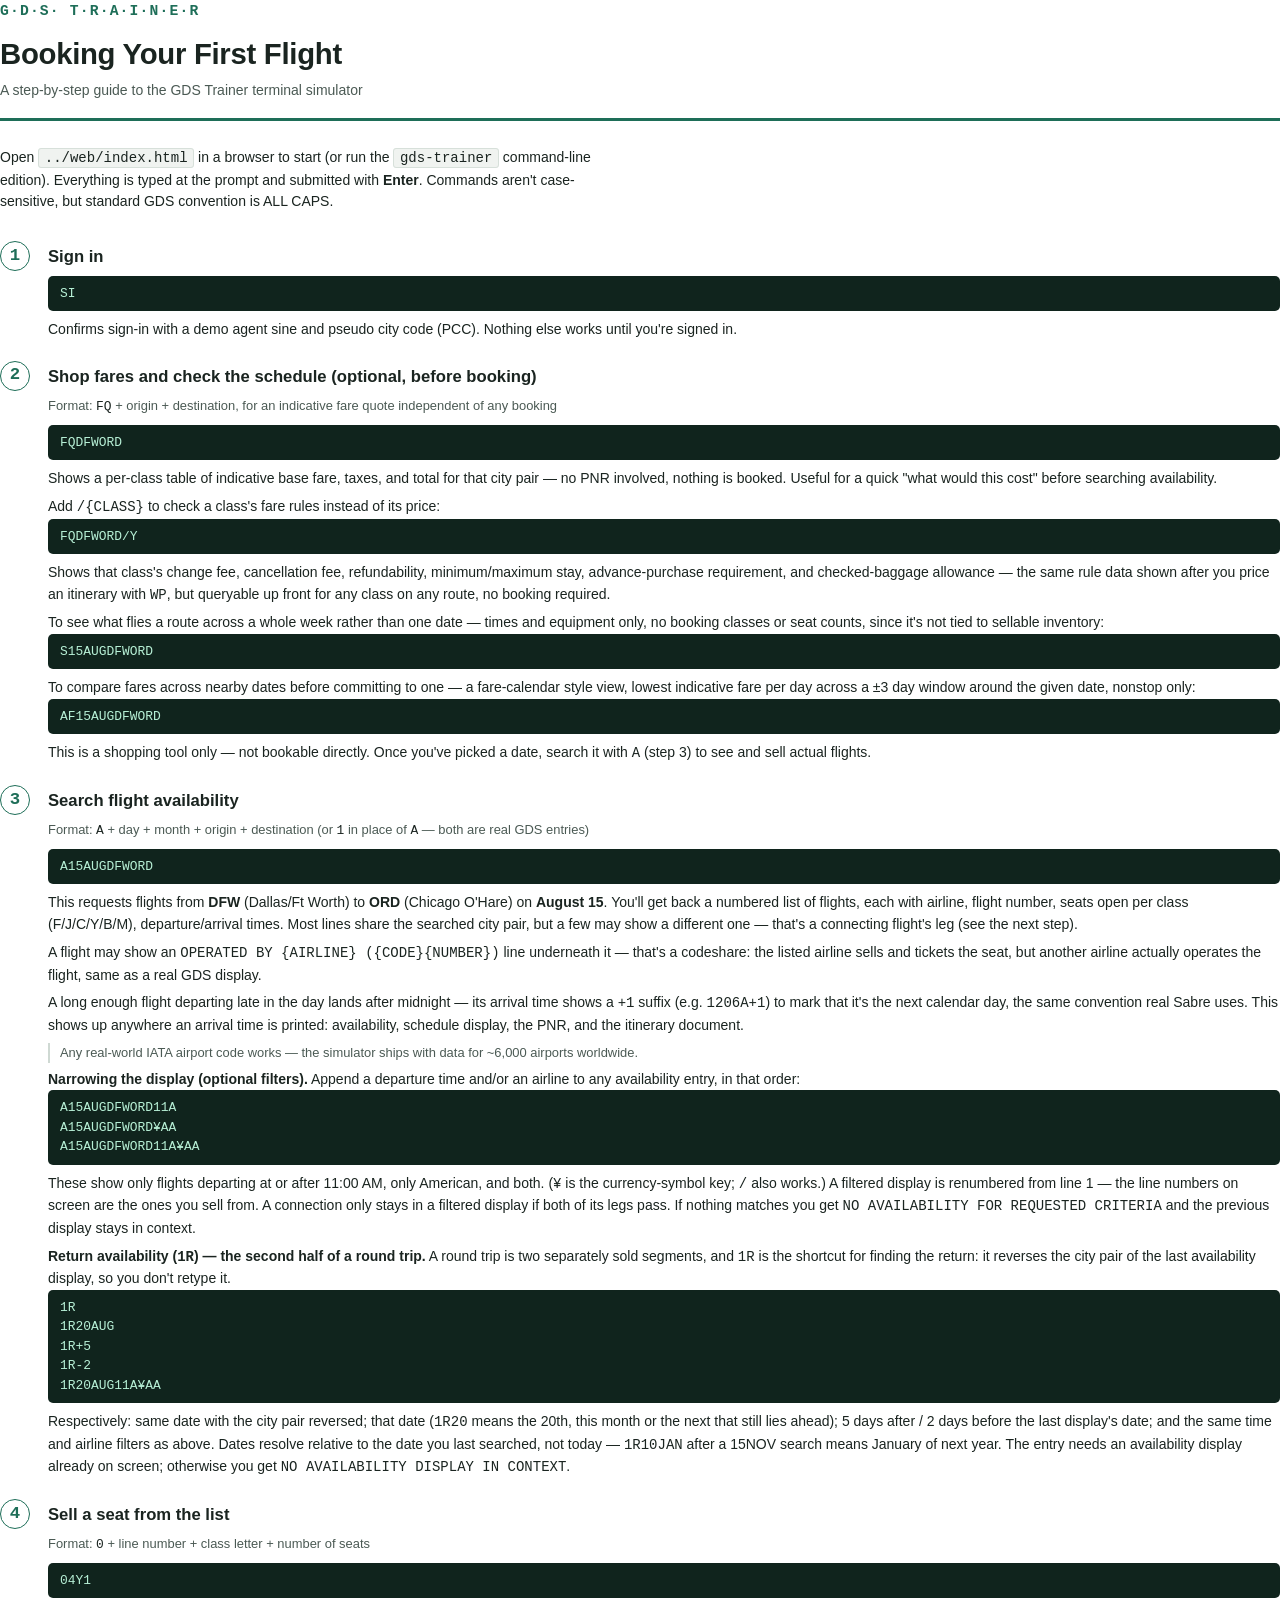
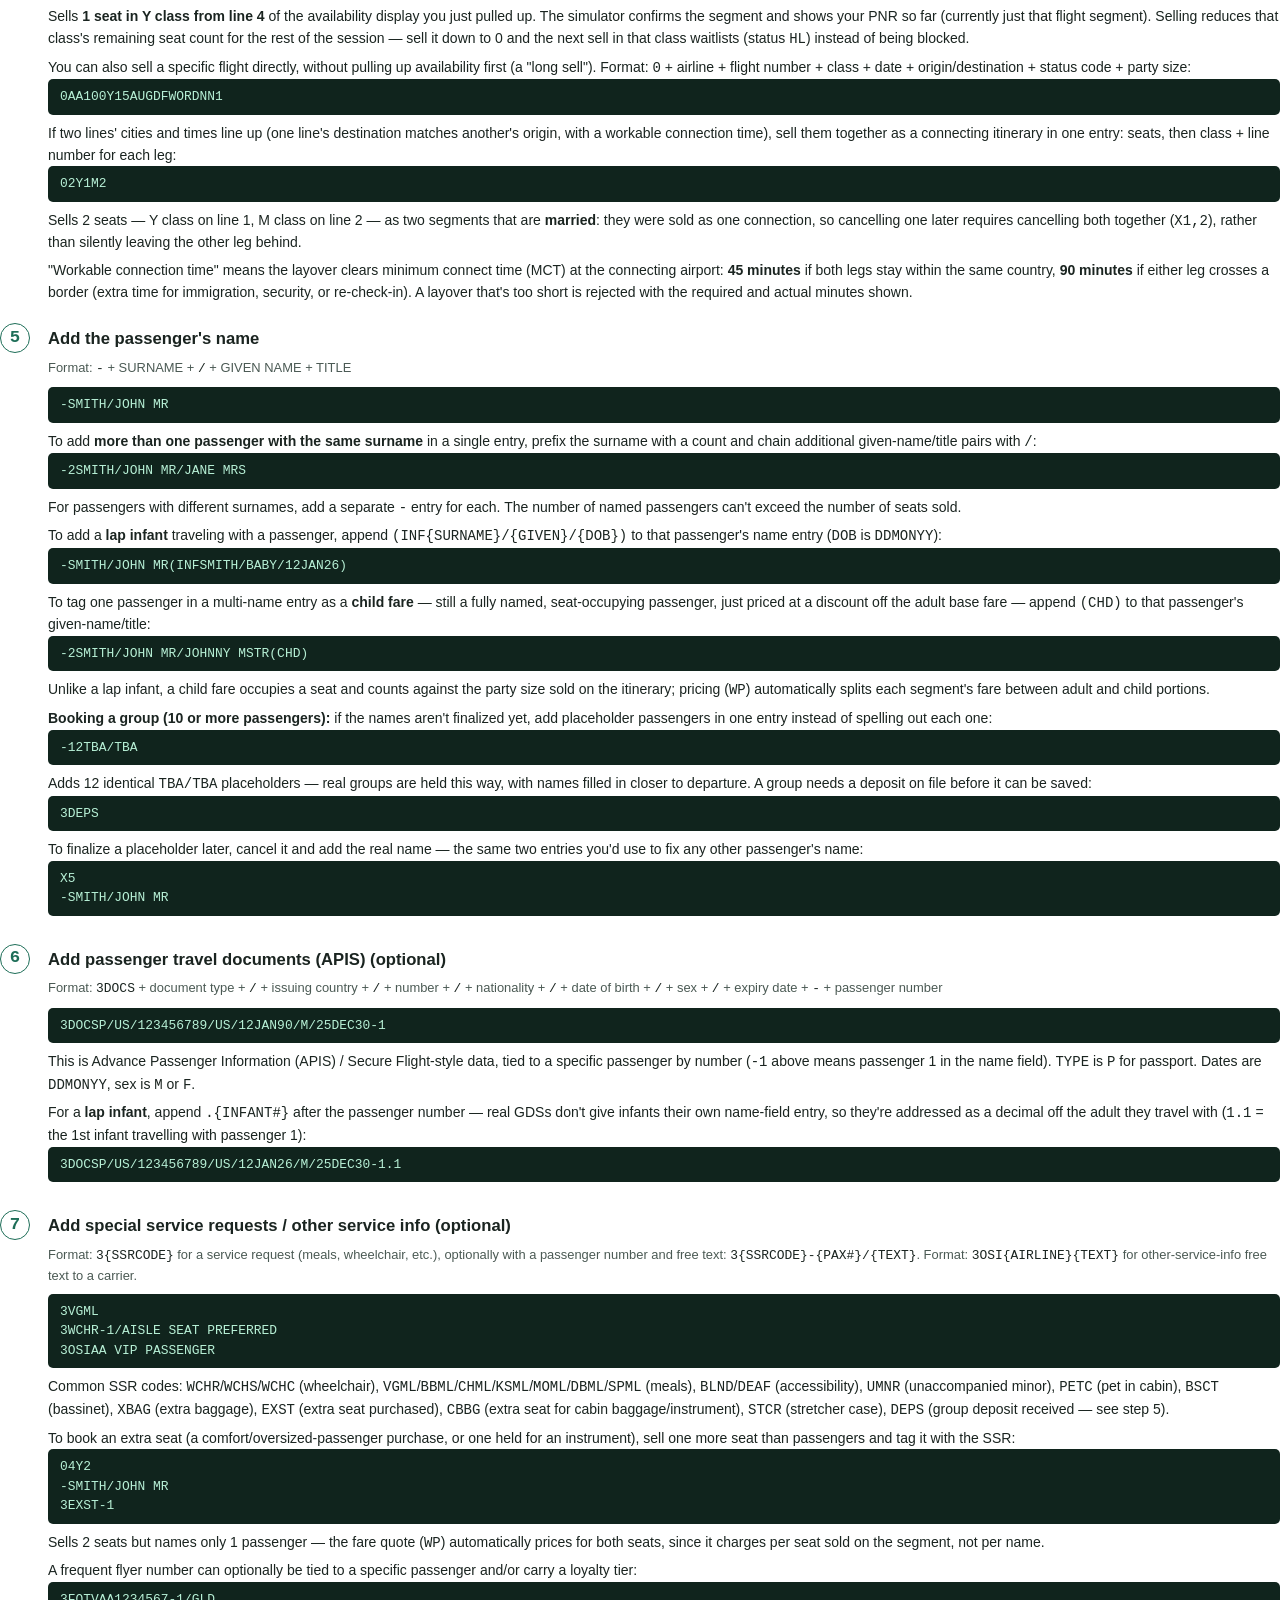
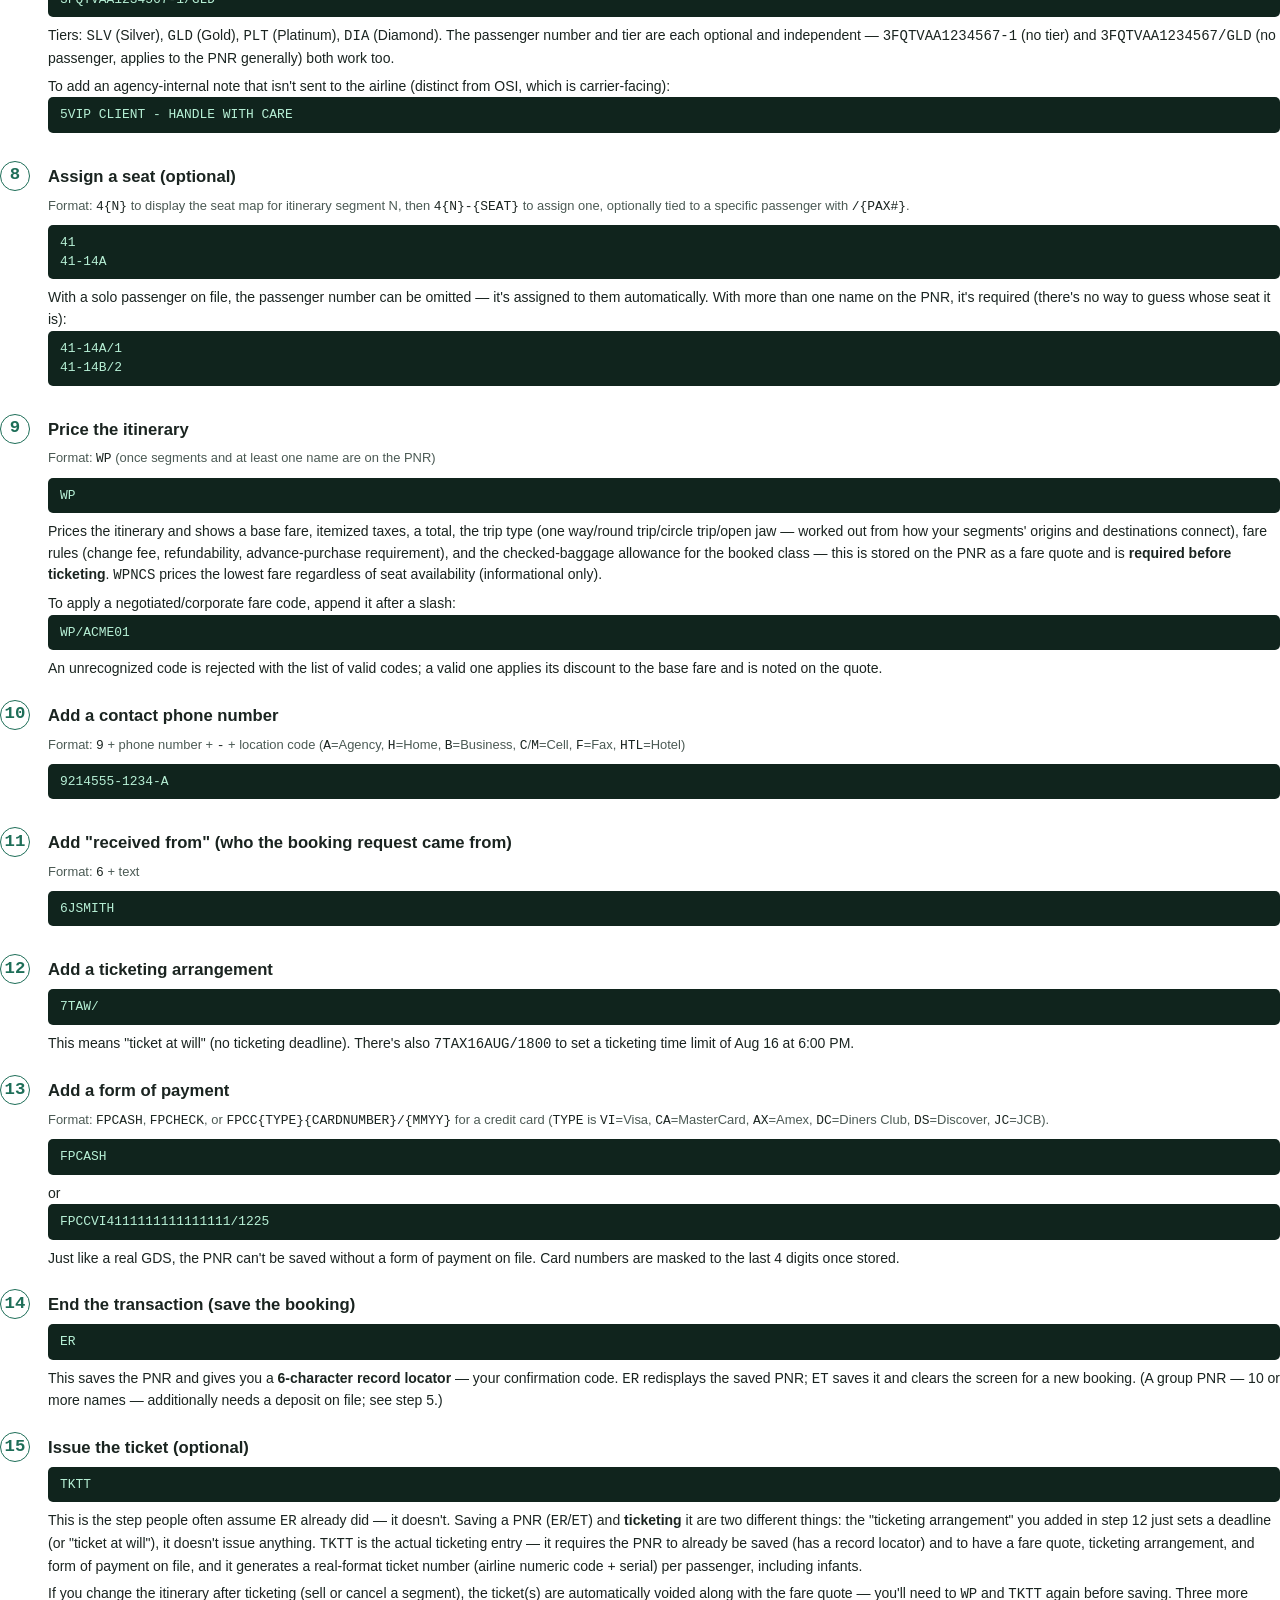
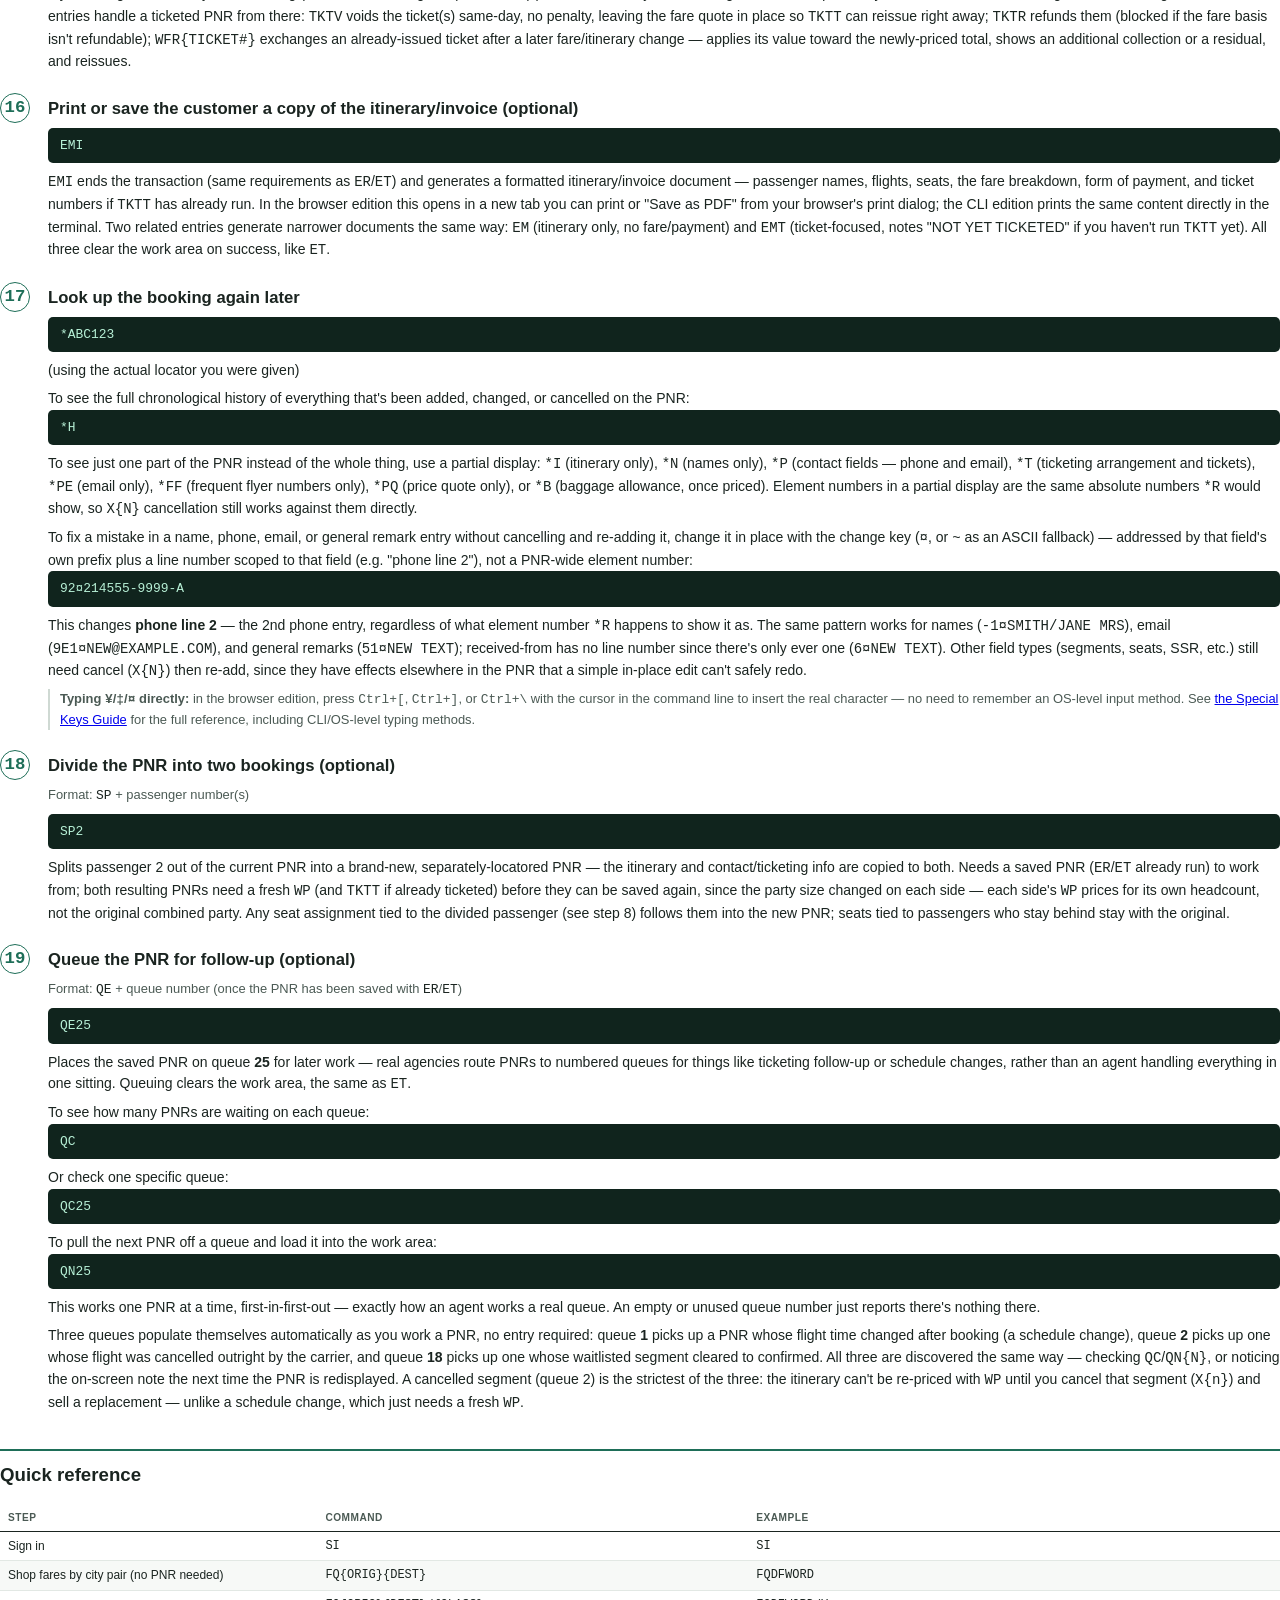
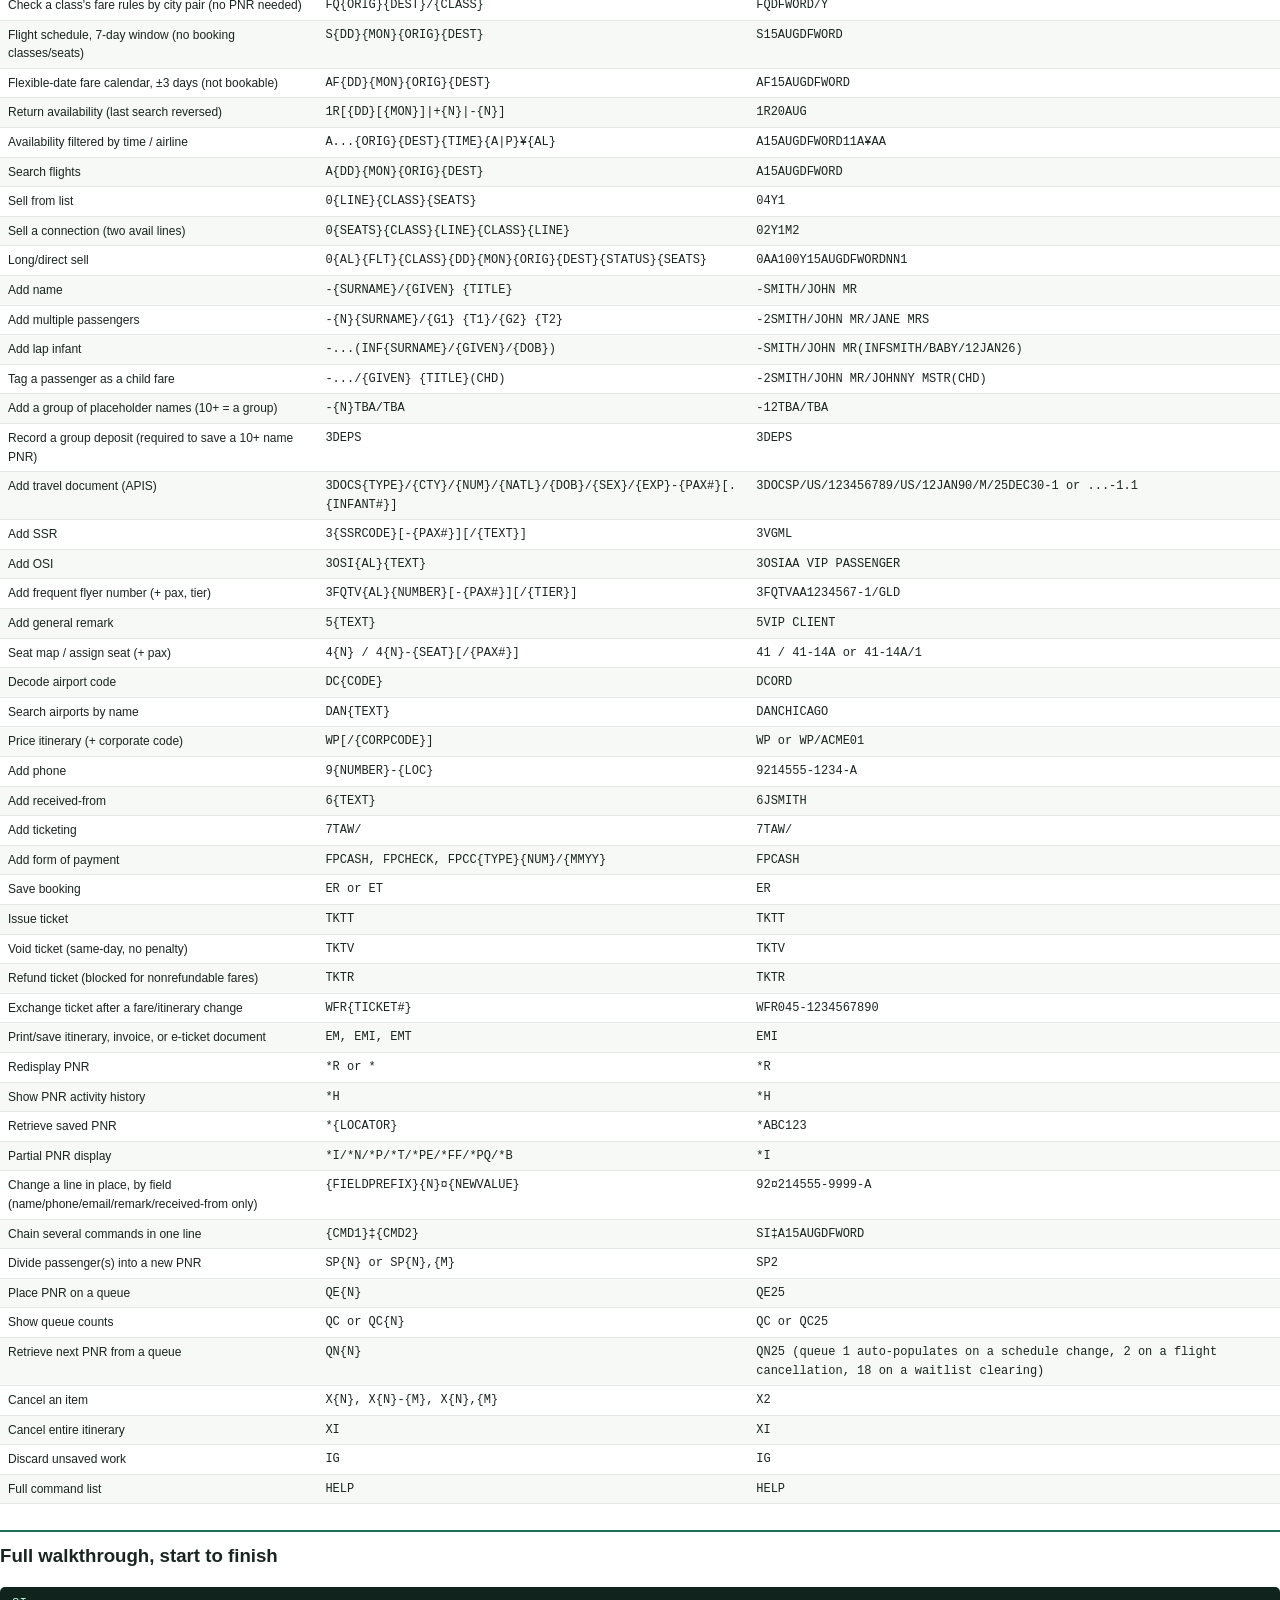
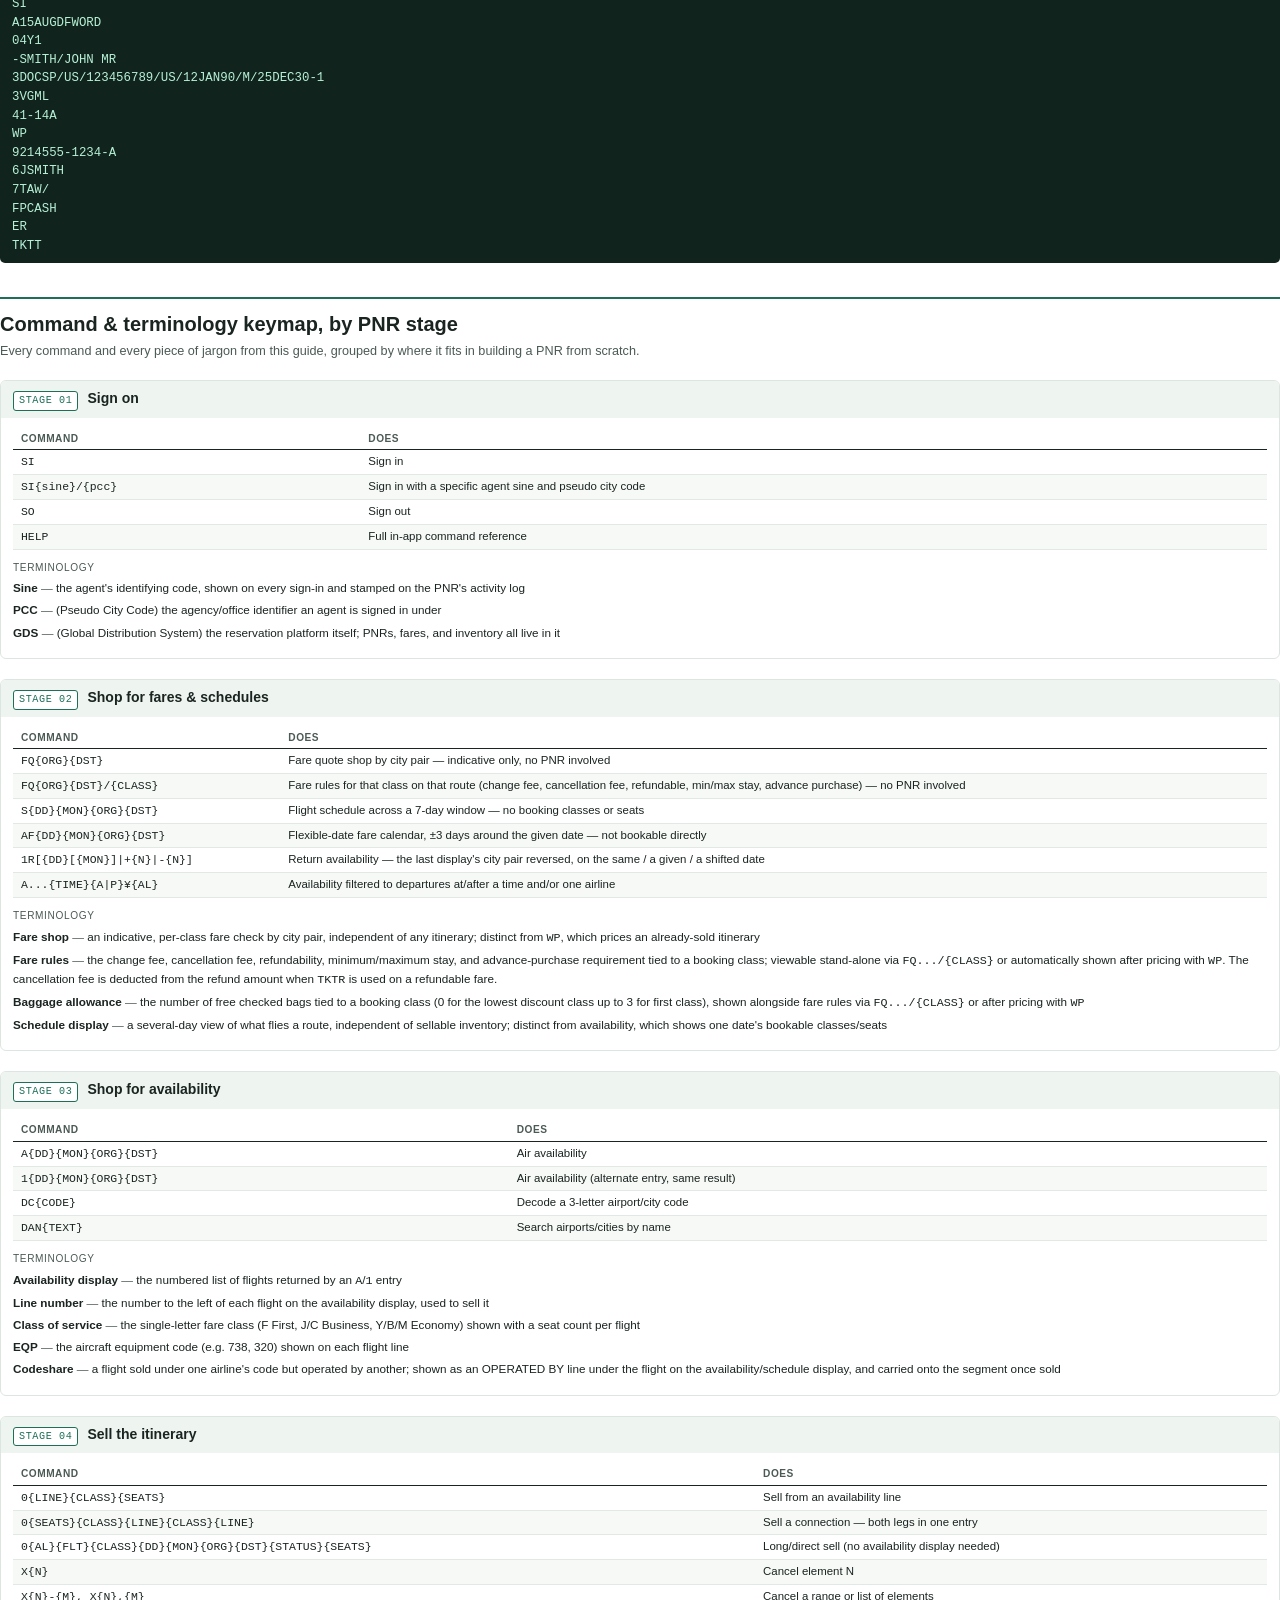
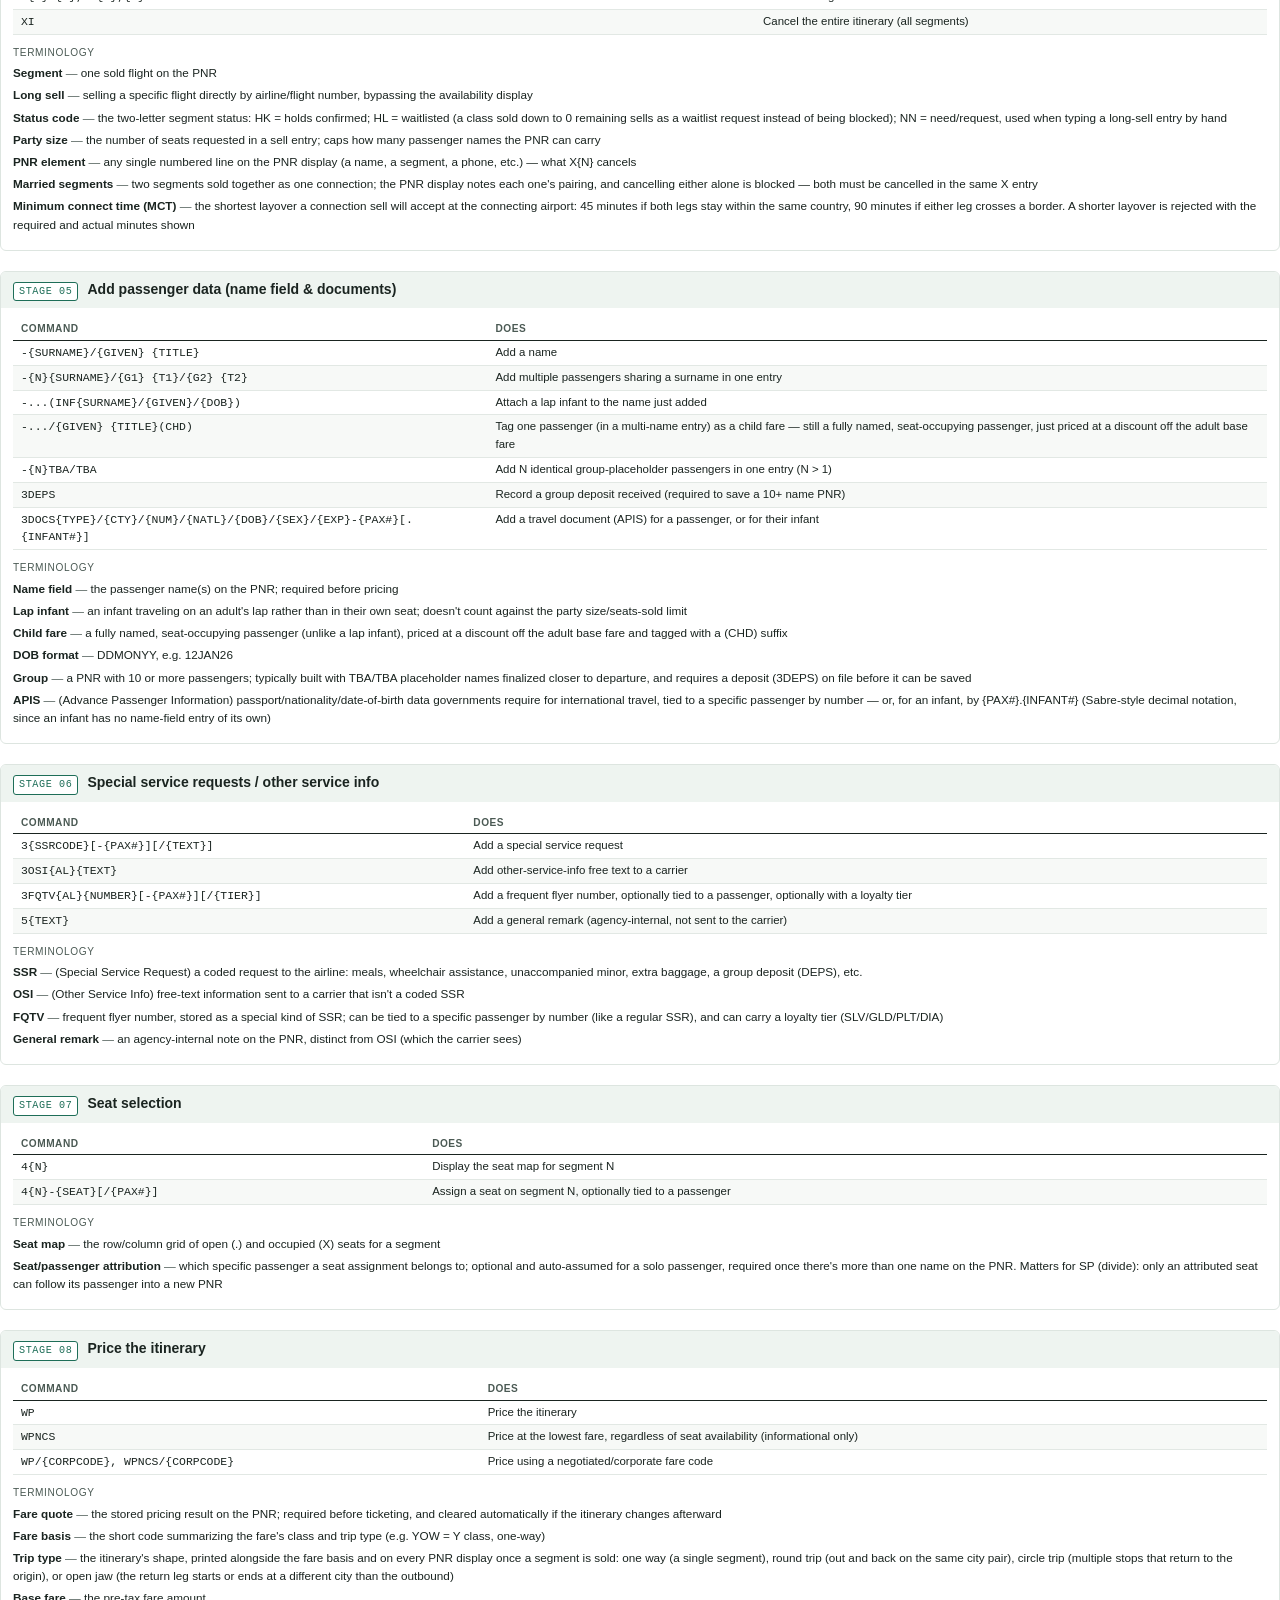
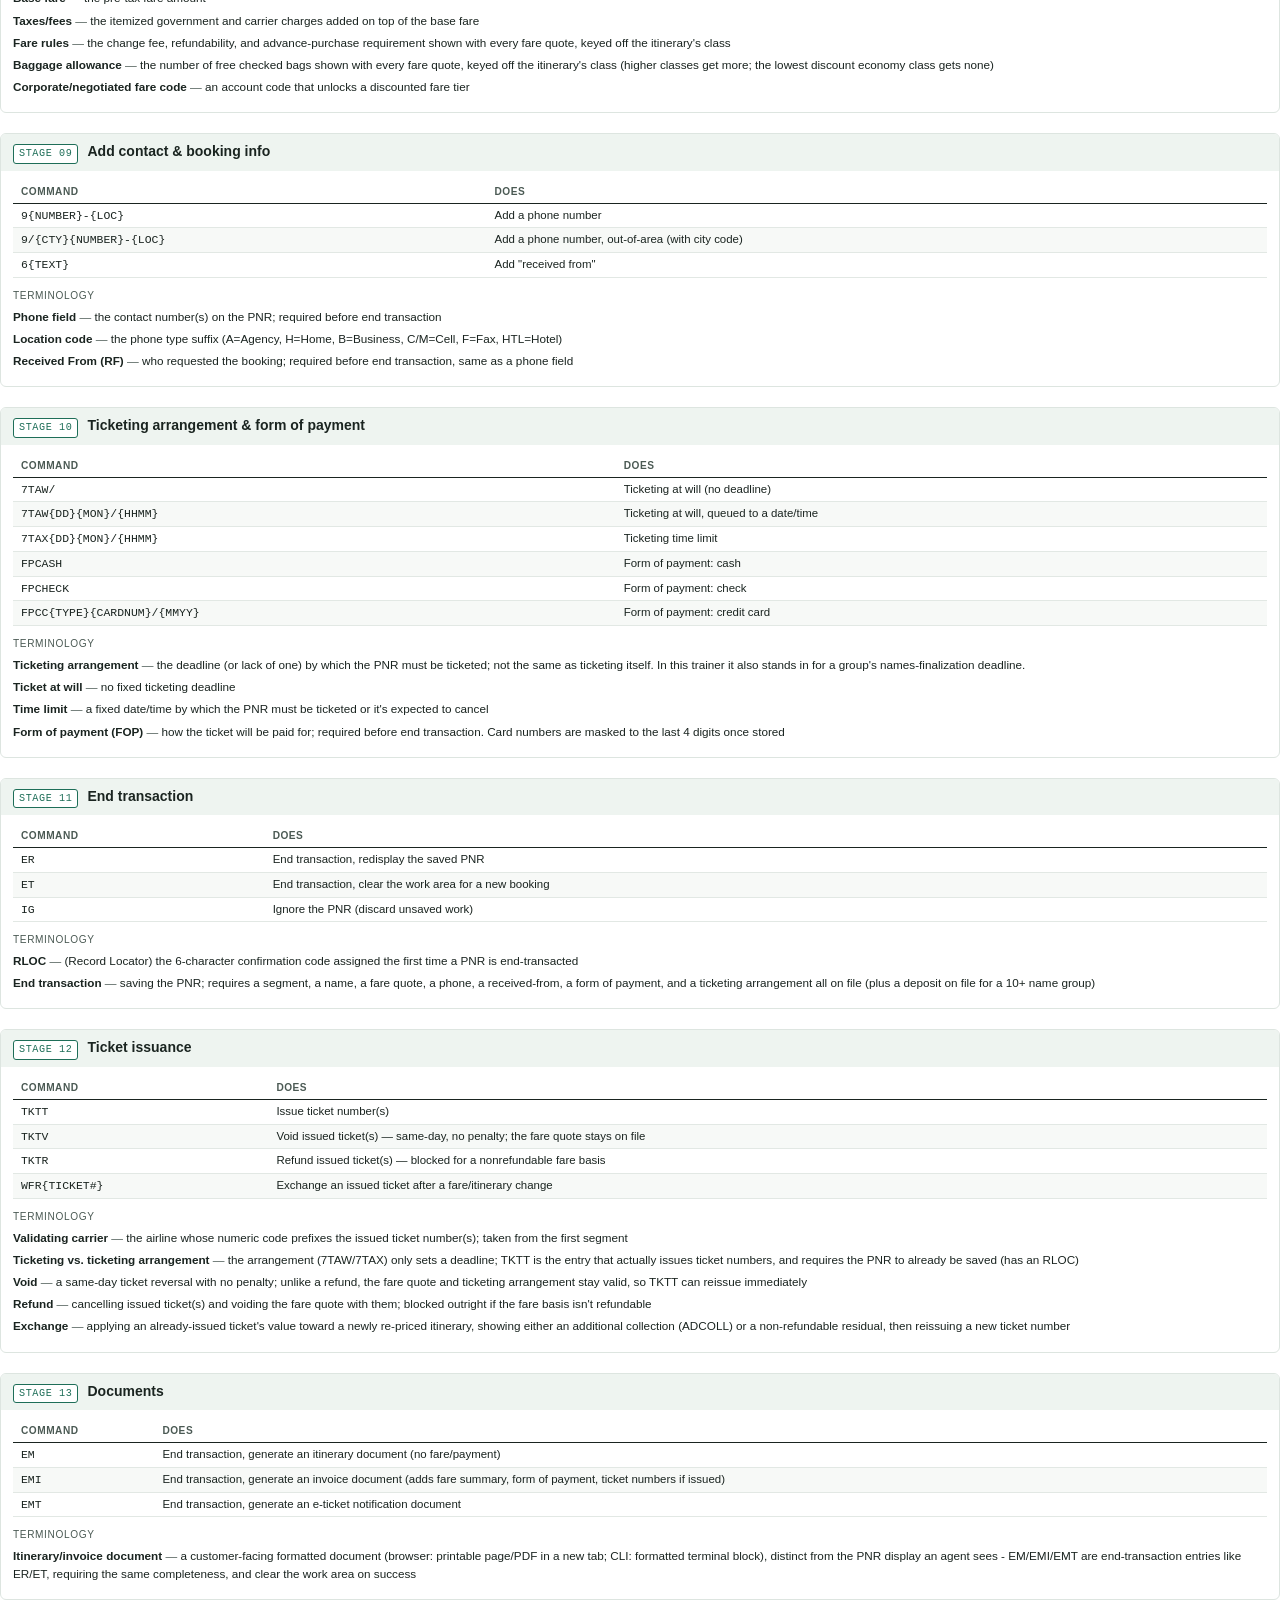
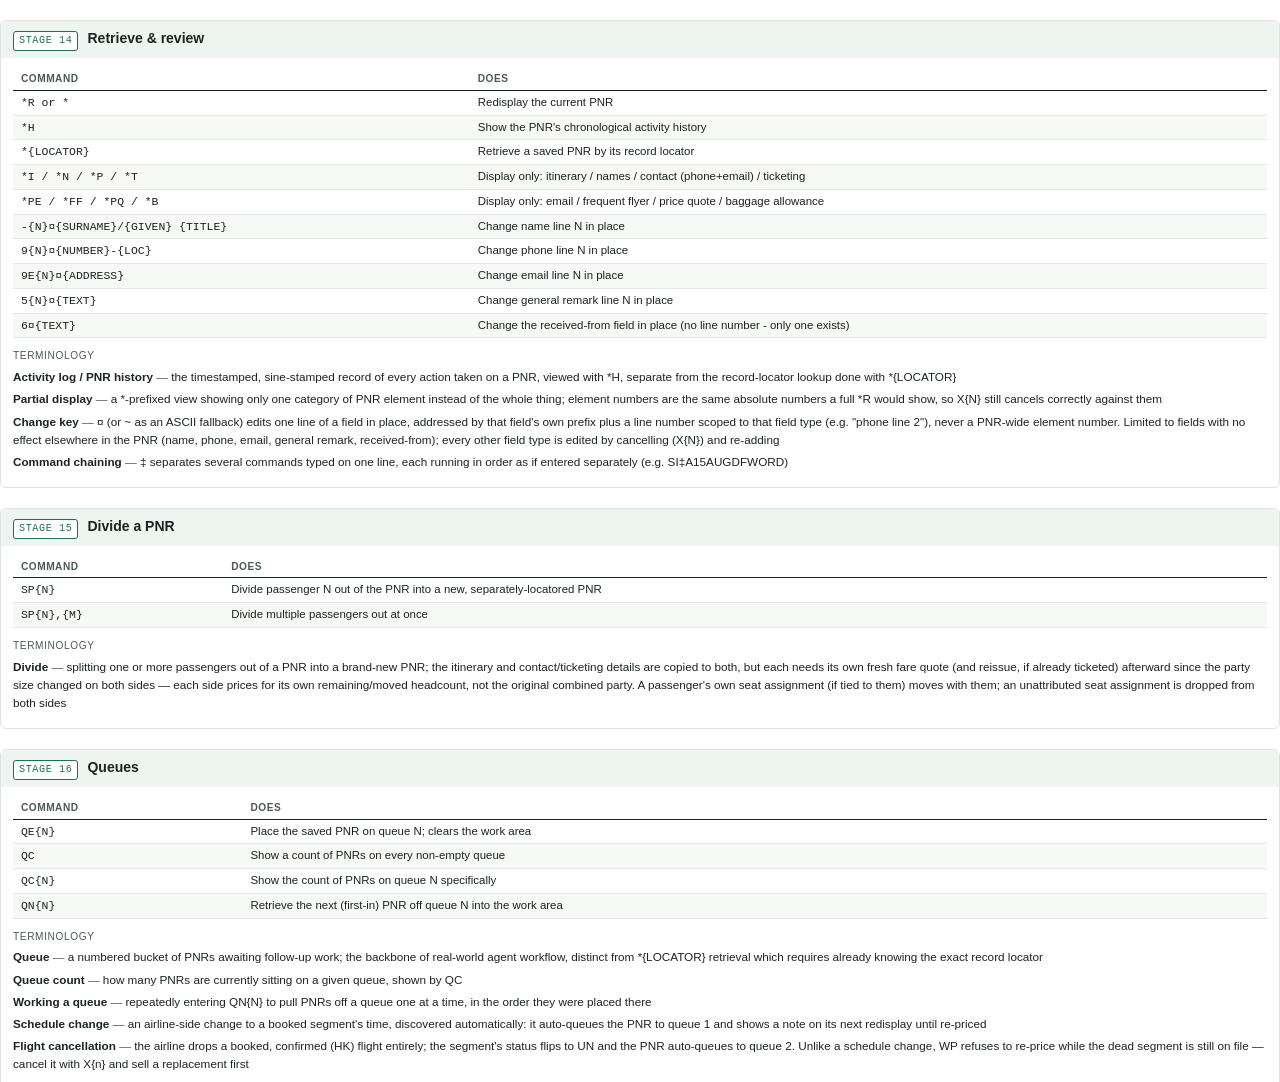
<file: docs/GDS-TRAINER-BOOKING-GUIDE.html>
<!doctype html>
<html lang="en">
<head>
<meta charset="UTF-8">
<title>GDS Trainer — Booking Guide</title>
<style>
  @page { size: letter; margin: 0.85in 0.8in; }
  * { box-sizing: border-box; }
  html, body {
    margin: 0;
    background: #ffffff;
    color: #1a2420;
    font-family: -apple-system, "Segoe UI", "Helvetica Neue", Arial, sans-serif;
    font-size: 10.5pt;
    line-height: 1.55;
  }
  .mono {
    font-family: "SF Mono", "Cascadia Code", Consolas, Menlo, monospace;
  }

  /* ---- cover header ---- */
  header.cover {
    border-bottom: 3px solid #1e6e58;
    padding-bottom: 16px;
    margin-bottom: 26px;
  }
  .wordmark {
    font-family: "SF Mono", "Cascadia Code", Consolas, Menlo, monospace;
    font-size: 11pt;
    letter-spacing: 0.08em;
    color: #1e6e58;
    font-weight: 700;
  }
  h1.doctitle {
    font-size: 22pt;
    margin: 8px 0 4px;
    letter-spacing: -0.01em;
  }
  .subtitle {
    color: #4b5a54;
    font-size: 10.5pt;
    margin: 0;
  }
  .intro {
    margin: 16px 0 28px;
    max-width: 6.4in;
  }
  .intro code { background: #f0f3f0; border: 1px solid #d7e0da; border-radius: 3px; padding: 0.05em 0.4em; }

  /* ---- steps ---- */
  section.step {
    break-inside: avoid;
    margin: 0 0 20px;
    display: grid;
    grid-template-columns: 34px 1fr;
    column-gap: 14px;
  }
  .step-num {
    font-family: "SF Mono", "Cascadia Code", Consolas, Menlo, monospace;
    font-weight: 700;
    font-size: 13pt;
    color: #1e6e58;
    border: 1.5px solid #1e6e58;
    border-radius: 50%;
    width: 30px;
    height: 30px;
    display: flex;
    align-items: center;
    justify-content: center;
  }
  .step h2 {
    font-size: 12.5pt;
    margin: 3px 0 6px;
  }
  .step .format {
    color: #4b5a54;
    font-size: 9.7pt;
    margin: 0 0 8px;
  }
  .step .format code { color: #1a2420; }
  .cmdblock {
    background: #10241d;
    color: #b7f0d6;
    border-radius: 5px;
    padding: 8px 12px;
    font-family: "SF Mono", "Cascadia Code", Consolas, Menlo, monospace;
    font-size: 9.7pt;
    line-height: 1.5;
    white-space: pre-wrap;
    margin: 0 0 8px;
  }
  .step p.note { margin: 6px 0 0; }
  .step p.aside {
    margin: 6px 0 0;
    padding-left: 10px;
    border-left: 2px solid #cfd9d3;
    color: #4b5a54;
    font-size: 9.7pt;
  }
  code { font-family: "SF Mono", "Cascadia Code", Consolas, Menlo, monospace; }

  /* ---- quick reference ---- */
  h2.section-head {
    font-size: 14pt;
    border-top: 2px solid #1e6e58;
    padding-top: 10px;
    margin-top: 34px;
    break-before: page;
  }
  table {
    width: 100%;
    border-collapse: collapse;
    font-size: 9pt;
    margin-top: 10px;
  }
  thead th {
    text-align: left;
    text-transform: uppercase;
    font-size: 7.6pt;
    letter-spacing: 0.05em;
    color: #4b5a54;
    border-bottom: 1.5px solid #1a2420;
    padding: 5px 8px;
  }
  tbody td {
    padding: 5px 8px;
    border-bottom: 1px solid #e2e8e4;
    vertical-align: top;
  }
  tbody tr:nth-child(even) { background: #f7f9f7; }

  .walkthrough {
    margin-top: 20px;
    break-inside: avoid;
  }
  .walkthrough .cmdblock { font-size: 9.3pt; }

  /* ---- keymap ---- */
  h2.keymap-head {
    font-size: 15pt;
    border-top: 2px solid #1e6e58;
    padding-top: 10px;
    margin-top: 34px;
    break-before: page;
    margin-bottom: 2px;
  }
  p.keymap-dek { color: #4b5a54; font-size: 9.5pt; margin: 0 0 18px; }
  .stage {
    break-inside: avoid;
    margin-bottom: 20px;
    border: 1px solid #dde5e0;
    border-radius: 6px;
    overflow: hidden;
  }
  .stage-head {
    background: #eef4f0;
    padding: 7px 12px;
    display: flex;
    align-items: baseline;
    gap: 9px;
  }
  .stage-num {
    font-family: "SF Mono", "Cascadia Code", Consolas, Menlo, monospace;
    font-size: 7.6pt;
    letter-spacing: 0.06em;
    color: #1e6e58;
    background: #fff;
    border: 1px solid #1e6e58;
    border-radius: 3px;
    padding: 1px 5px;
  }
  .stage-name { font-weight: 700; font-size: 10.5pt; }
  .stage-body { padding: 10px 12px 12px; }
  .stage table { margin-top: 0; font-size: 8.6pt; }
  .stage thead th { padding: 3px 8px; }
  .stage tbody td { padding: 3px 8px; }
  .stage-term-head {
    font-size: 7.6pt;
    text-transform: uppercase;
    letter-spacing: 0.06em;
    color: #4b5a54;
    margin: 10px 0 4px;
  }
  dl.terms { margin: 0; font-size: 8.8pt; }
  dl.terms dt {
    font-weight: 700;
    display: inline;
  }
  dl.terms dt::after { content: " — "; font-weight: 400; color: #4b5a54; }
  dl.terms dd {
    display: inline;
    margin: 0;
  }
  dl.terms .entry { margin-bottom: 4px; }

  footer.doc {
    margin-top: 30px;
    padding-top: 10px;
    border-top: 1px solid #d7e0da;
    color: #4b5a54;
    font-size: 8pt;
    font-family: "SF Mono", "Cascadia Code", Consolas, Menlo, monospace;
    display: flex;
    justify-content: space-between;
  }
</style>
</head>
<body>

<header class="cover">
  <div class="wordmark">G&middot;D&middot;S&middot; T&middot;R&middot;A&middot;I&middot;N&middot;E&middot;R</div>
  <h1 class="doctitle">Booking Your First Flight</h1>
  <p class="subtitle">A step-by-step guide to the GDS Trainer terminal simulator</p>
</header>

<p class="intro">Open <code>../web/index.html</code> in a browser to start (or run the <code>gds-trainer</code> command-line edition). Everything is typed at the prompt and submitted with <b>Enter</b>. Commands aren't case-sensitive, but standard GDS convention is ALL CAPS.</p>

<section class="step">
  <div class="step-num">1</div>
  <div>
    <h2>Sign in</h2>
    <div class="cmdblock">SI</div>
    <p class="note">Confirms sign-in with a demo agent sine and pseudo city code (PCC). Nothing else works until you're signed in.</p>
  </div>
</section>

<section class="step">
  <div class="step-num">2</div>
  <div>
    <h2>Shop fares and check the schedule (optional, before booking)</h2>
    <p class="format">Format: <code>FQ</code> + origin + destination, for an indicative fare quote independent of any booking</p>
    <div class="cmdblock">FQDFWORD</div>
    <p class="note">Shows a per-class table of indicative base fare, taxes, and total for that city pair — no PNR involved, nothing is booked. Useful for a quick "what would this cost" before searching availability.</p>
    <p class="note">Add <code>/{CLASS}</code> to check a class's fare rules instead of its price:</p>
    <div class="cmdblock">FQDFWORD/Y</div>
    <p class="note">Shows that class's change fee, cancellation fee, refundability, minimum/maximum stay, advance-purchase requirement, and checked-baggage allowance — the same rule data shown after you price an itinerary with <code>WP</code>, but queryable up front for any class on any route, no booking required.</p>
    <p class="note">To see what flies a route across a whole week rather than one date — times and equipment only, no booking classes or seat counts, since it's not tied to sellable inventory:</p>
    <div class="cmdblock">S15AUGDFWORD</div>
    <p class="note">To compare fares across nearby dates before committing to one — a fare-calendar style view, lowest indicative fare per day across a ±3 day window around the given date, nonstop only:</p>
    <div class="cmdblock">AF15AUGDFWORD</div>
    <p class="note">This is a shopping tool only — not bookable directly. Once you've picked a date, search it with <code>A</code> (step 3) to see and sell actual flights.</p>
  </div>
</section>

<section class="step">
  <div class="step-num">3</div>
  <div>
    <h2>Search flight availability</h2>
    <p class="format">Format: <code>A</code> + day + month + origin + destination (or <code>1</code> in place of <code>A</code> — both are real GDS entries)</p>
    <div class="cmdblock">A15AUGDFWORD</div>
    <p class="note">This requests flights from <b>DFW</b> (Dallas/Ft Worth) to <b>ORD</b> (Chicago O'Hare) on <b>August 15</b>. You'll get back a numbered list of flights, each with airline, flight number, seats open per class (F/J/C/Y/B/M), departure/arrival times. Most lines share the searched city pair, but a few may show a different one — that's a connecting flight's leg (see the next step).</p>
    <p class="note">A flight may show an <code>OPERATED BY {AIRLINE} ({CODE}{NUMBER})</code> line underneath it — that's a codeshare: the listed airline sells and tickets the seat, but another airline actually operates the flight, same as a real GDS display.</p>
    <p class="note">A long enough flight departing late in the day lands after midnight — its arrival time shows a <code>+1</code> suffix (e.g. <code>1206A+1</code>) to mark that it's the next calendar day, the same convention real Sabre uses. This shows up anywhere an arrival time is printed: availability, schedule display, the PNR, and the itinerary document.</p>
    <p class="aside">Any real-world IATA airport code works — the simulator ships with data for ~6,000 airports worldwide.</p>
    <p class="note"><b>Narrowing the display (optional filters).</b> Append a departure time and/or an airline to any availability entry, in that order:</p>
    <div class="cmdblock">A15AUGDFWORD11A
A15AUGDFWORD¥AA
A15AUGDFWORD11A¥AA</div>
    <p class="note">These show only flights departing at or after 11:00 AM, only American, and both. (<code>¥</code> is the currency-symbol key; <code>/</code> also works.) A filtered display is renumbered from line 1 — the line numbers on screen are the ones you sell from. A connection only stays in a filtered display if both of its legs pass. If nothing matches you get <code>NO AVAILABILITY FOR REQUESTED CRITERIA</code> and the previous display stays in context.</p>
    <p class="note"><b>Return availability (<code>1R</code>) — the second half of a round trip.</b> A round trip is two separately sold segments, and <code>1R</code> is the shortcut for finding the return: it reverses the city pair of the last availability display, so you don't retype it.</p>
    <div class="cmdblock">1R
1R20AUG
1R+5
1R-2
1R20AUG11A¥AA</div>
    <p class="note">Respectively: same date with the city pair reversed; that date (<code>1R20</code> means the 20th, this month or the next that still lies ahead); 5 days after / 2 days before the last display's date; and the same time and airline filters as above. Dates resolve relative to the date you last searched, not today — <code>1R10JAN</code> after a 15NOV search means January of next year. The entry needs an availability display already on screen; otherwise you get <code>NO AVAILABILITY DISPLAY IN CONTEXT</code>.</p>
  </div>
</section>

<section class="step">
  <div class="step-num">4</div>
  <div>
    <h2>Sell a seat from the list</h2>
    <p class="format">Format: <code>0</code> + line number + class letter + number of seats</p>
    <div class="cmdblock">04Y1</div>
    <p class="note">Sells <b>1 seat in Y class from line 4</b> of the availability display you just pulled up. The simulator confirms the segment and shows your PNR so far (currently just that flight segment). Selling reduces that class's remaining seat count for the rest of the session — sell it down to 0 and the next sell in that class waitlists (status <code>HL</code>) instead of being blocked.</p>
    <p class="note">You can also sell a specific flight directly, without pulling up availability first (a "long sell"). Format: <code>0</code> + airline + flight number + class + date + origin/destination + status code + party size:</p>
    <div class="cmdblock">0AA100Y15AUGDFWORDNN1</div>
    <p class="note">If two lines' cities and times line up (one line's destination matches another's origin, with a workable connection time), sell them together as a connecting itinerary in one entry: seats, then class + line number for each leg:</p>
    <div class="cmdblock">02Y1M2</div>
    <p class="note">Sells 2 seats — Y class on line 1, M class on line 2 — as two segments that are <b>married</b>: they were sold as one connection, so cancelling one later requires cancelling both together (<code>X1,2</code>), rather than silently leaving the other leg behind.</p>
    <p class="note">"Workable connection time" means the layover clears minimum connect time (MCT) at the connecting airport: <b>45 minutes</b> if both legs stay within the same country, <b>90 minutes</b> if either leg crosses a border (extra time for immigration, security, or re-check-in). A layover that's too short is rejected with the required and actual minutes shown.</p>
  </div>
</section>

<section class="step">
  <div class="step-num">5</div>
  <div>
    <h2>Add the passenger's name</h2>
    <p class="format">Format: <code>-</code> + SURNAME + <code>/</code> + GIVEN NAME + TITLE</p>
    <div class="cmdblock">-SMITH/JOHN MR</div>
    <p class="note">To add <b>more than one passenger with the same surname</b> in a single entry, prefix the surname with a count and chain additional given-name/title pairs with <code>/</code>:</p>
    <div class="cmdblock">-2SMITH/JOHN MR/JANE MRS</div>
    <p class="note">For passengers with different surnames, add a separate <code>-</code> entry for each. The number of named passengers can't exceed the number of seats sold.</p>
    <p class="note">To add a <b>lap infant</b> traveling with a passenger, append <code>(INF{SURNAME}/{GIVEN}/{DOB})</code> to that passenger's name entry (<code>DOB</code> is <code>DDMONYY</code>):</p>
    <div class="cmdblock">-SMITH/JOHN MR(INFSMITH/BABY/12JAN26)</div>
    <p class="note">To tag one passenger in a multi-name entry as a <b>child fare</b> — still a fully named, seat-occupying passenger, just priced at a discount off the adult base fare — append <code>(CHD)</code> to that passenger's given-name/title:</p>
    <div class="cmdblock">-2SMITH/JOHN MR/JOHNNY MSTR(CHD)</div>
    <p class="note">Unlike a lap infant, a child fare occupies a seat and counts against the party size sold on the itinerary; pricing (<code>WP</code>) automatically splits each segment's fare between adult and child portions.</p>
    <p class="note"><b>Booking a group (10 or more passengers):</b> if the names aren't finalized yet, add placeholder passengers in one entry instead of spelling out each one:</p>
    <div class="cmdblock">-12TBA/TBA</div>
    <p class="note">Adds 12 identical <code>TBA/TBA</code> placeholders — real groups are held this way, with names filled in closer to departure. A group needs a deposit on file before it can be saved:</p>
    <div class="cmdblock">3DEPS</div>
    <p class="note">To finalize a placeholder later, cancel it and add the real name — the same two entries you'd use to fix any other passenger's name:</p>
    <div class="cmdblock">X5
-SMITH/JOHN MR</div>
  </div>
</section>

<section class="step">
  <div class="step-num">6</div>
  <div>
    <h2>Add passenger travel documents (APIS) (optional)</h2>
    <p class="format">Format: <code>3DOCS</code> + document type + <code>/</code> + issuing country + <code>/</code> + number + <code>/</code> + nationality + <code>/</code> + date of birth + <code>/</code> + sex + <code>/</code> + expiry date + <code>-</code> + passenger number</p>
    <div class="cmdblock">3DOCSP/US/123456789/US/12JAN90/M/25DEC30-1</div>
    <p class="note">This is Advance Passenger Information (APIS) / Secure Flight-style data, tied to a specific passenger by number (<code>-1</code> above means passenger 1 in the name field). <code>TYPE</code> is <code>P</code> for passport. Dates are <code>DDMONYY</code>, sex is <code>M</code> or <code>F</code>.</p>
    <p class="note">For a <b>lap infant</b>, append <code>.{INFANT#}</code> after the passenger number — real GDSs don't give infants their own name-field entry, so they're addressed as a decimal off the adult they travel with (<code>1.1</code> = the 1st infant travelling with passenger 1):</p>
    <div class="cmdblock">3DOCSP/US/123456789/US/12JAN26/M/25DEC30-1.1</div>
  </div>
</section>

<section class="step">
  <div class="step-num">7</div>
  <div>
    <h2>Add special service requests / other service info (optional)</h2>
    <p class="format">Format: <code>3{SSRCODE}</code> for a service request (meals, wheelchair, etc.), optionally with a passenger number and free text: <code>3{SSRCODE}-{PAX#}/{TEXT}</code>. Format: <code>3OSI{AIRLINE}{TEXT}</code> for other-service-info free text to a carrier.</p>
    <div class="cmdblock">3VGML
3WCHR-1/AISLE SEAT PREFERRED
3OSIAA VIP PASSENGER</div>
    <p class="note">Common SSR codes: <code>WCHR</code>/<code>WCHS</code>/<code>WCHC</code> (wheelchair), <code>VGML</code>/<code>BBML</code>/<code>CHML</code>/<code>KSML</code>/<code>MOML</code>/<code>DBML</code>/<code>SPML</code> (meals), <code>BLND</code>/<code>DEAF</code> (accessibility), <code>UMNR</code> (unaccompanied minor), <code>PETC</code> (pet in cabin), <code>BSCT</code> (bassinet), <code>XBAG</code> (extra baggage), <code>EXST</code> (extra seat purchased), <code>CBBG</code> (extra seat for cabin baggage/instrument), <code>STCR</code> (stretcher case), <code>DEPS</code> (group deposit received — see step 5).</p>
    <p class="note">To book an extra seat (a comfort/oversized-passenger purchase, or one held for an instrument), sell one more seat than passengers and tag it with the SSR:</p>
    <div class="cmdblock">04Y2
-SMITH/JOHN MR
3EXST-1</div>
    <p class="note">Sells 2 seats but names only 1 passenger — the fare quote (<code>WP</code>) automatically prices for both seats, since it charges per seat sold on the segment, not per name.</p>
    <p class="note">A frequent flyer number can optionally be tied to a specific passenger and/or carry a loyalty tier:</p>
    <div class="cmdblock">3FQTVAA1234567-1/GLD</div>
    <p class="note">Tiers: <code>SLV</code> (Silver), <code>GLD</code> (Gold), <code>PLT</code> (Platinum), <code>DIA</code> (Diamond). The passenger number and tier are each optional and independent — <code>3FQTVAA1234567-1</code> (no tier) and <code>3FQTVAA1234567/GLD</code> (no passenger, applies to the PNR generally) both work too.</p>
    <p class="note">To add an agency-internal note that isn't sent to the airline (distinct from OSI, which is carrier-facing):</p>
    <div class="cmdblock">5VIP CLIENT - HANDLE WITH CARE</div>
  </div>
</section>

<section class="step">
  <div class="step-num">8</div>
  <div>
    <h2>Assign a seat (optional)</h2>
    <p class="format">Format: <code>4{N}</code> to display the seat map for itinerary segment N, then <code>4{N}-{SEAT}</code> to assign one, optionally tied to a specific passenger with <code>/{PAX#}</code>.</p>
    <div class="cmdblock">41
41-14A</div>
    <p class="note">With a solo passenger on file, the passenger number can be omitted — it's assigned to them automatically. With more than one name on the PNR, it's required (there's no way to guess whose seat it is):</p>
    <div class="cmdblock">41-14A/1
41-14B/2</div>
  </div>
</section>

<section class="step">
  <div class="step-num">9</div>
  <div>
    <h2>Price the itinerary</h2>
    <p class="format">Format: <code>WP</code> (once segments and at least one name are on the PNR)</p>
    <div class="cmdblock">WP</div>
    <p class="note">Prices the itinerary and shows a base fare, itemized taxes, a total, the trip type (one way/round trip/circle trip/open jaw — worked out from how your segments' origins and destinations connect), fare rules (change fee, refundability, advance-purchase requirement), and the checked-baggage allowance for the booked class — this is stored on the PNR as a fare quote and is <b>required before ticketing</b>. <code>WPNCS</code> prices the lowest fare regardless of seat availability (informational only).</p>
    <p class="note">To apply a negotiated/corporate fare code, append it after a slash:</p>
    <div class="cmdblock">WP/ACME01</div>
    <p class="note">An unrecognized code is rejected with the list of valid codes; a valid one applies its discount to the base fare and is noted on the quote.</p>
  </div>
</section>

<section class="step">
  <div class="step-num">10</div>
  <div>
    <h2>Add a contact phone number</h2>
    <p class="format">Format: <code>9</code> + phone number + <code>-</code> + location code (<code>A</code>=Agency, <code>H</code>=Home, <code>B</code>=Business, <code>C</code>/<code>M</code>=Cell, <code>F</code>=Fax, <code>HTL</code>=Hotel)</p>
    <div class="cmdblock">9214555-1234-A</div>
  </div>
</section>

<section class="step">
  <div class="step-num">11</div>
  <div>
    <h2>Add "received from" (who the booking request came from)</h2>
    <p class="format">Format: <code>6</code> + text</p>
    <div class="cmdblock">6JSMITH</div>
  </div>
</section>

<section class="step">
  <div class="step-num">12</div>
  <div>
    <h2>Add a ticketing arrangement</h2>
    <div class="cmdblock">7TAW/</div>
    <p class="note">This means "ticket at will" (no ticketing deadline). There's also <code>7TAX16AUG/1800</code> to set a ticketing time limit of Aug 16 at 6:00 PM.</p>
  </div>
</section>

<section class="step">
  <div class="step-num">13</div>
  <div>
    <h2>Add a form of payment</h2>
    <p class="format">Format: <code>FPCASH</code>, <code>FPCHECK</code>, or <code>FPCC{TYPE}{CARDNUMBER}/{MMYY}</code> for a credit card (<code>TYPE</code> is <code>VI</code>=Visa, <code>CA</code>=MasterCard, <code>AX</code>=Amex, <code>DC</code>=Diners Club, <code>DS</code>=Discover, <code>JC</code>=JCB).</p>
    <div class="cmdblock">FPCASH</div>
    <p class="note">or</p>
    <div class="cmdblock">FPCCVI4111111111111111/1225</div>
    <p class="note">Just like a real GDS, the PNR can't be saved without a form of payment on file. Card numbers are masked to the last 4 digits once stored.</p>
  </div>
</section>

<section class="step">
  <div class="step-num">14</div>
  <div>
    <h2>End the transaction (save the booking)</h2>
    <div class="cmdblock">ER</div>
    <p class="note">This saves the PNR and gives you a <b>6-character record locator</b> — your confirmation code. <code>ER</code> redisplays the saved PNR; <code>ET</code> saves it and clears the screen for a new booking. (A group PNR — 10 or more names — additionally needs a deposit on file; see step 5.)</p>
  </div>
</section>

<section class="step">
  <div class="step-num">15</div>
  <div>
    <h2>Issue the ticket (optional)</h2>
    <div class="cmdblock">TKTT</div>
    <p class="note">This is the step people often assume <code>ER</code> already did — it doesn't. Saving a PNR (<code>ER</code>/<code>ET</code>) and <b>ticketing</b> it are two different things: the "ticketing arrangement" you added in step 12 just sets a deadline (or "ticket at will"), it doesn't issue anything. <code>TKTT</code> is the actual ticketing entry — it requires the PNR to already be saved (has a record locator) and to have a fare quote, ticketing arrangement, and form of payment on file, and it generates a real-format ticket number (airline numeric code + serial) per passenger, including infants.</p>
    <p class="note">If you change the itinerary after ticketing (sell or cancel a segment), the ticket(s) are automatically voided along with the fare quote — you'll need to <code>WP</code> and <code>TKTT</code> again before saving. Three more entries handle a ticketed PNR from there: <code>TKTV</code> voids the ticket(s) same-day, no penalty, leaving the fare quote in place so <code>TKTT</code> can reissue right away; <code>TKTR</code> refunds them (blocked if the fare basis isn't refundable); <code>WFR{TICKET#}</code> exchanges an already-issued ticket after a later fare/itinerary change — applies its value toward the newly-priced total, shows an additional collection or a residual, and reissues.</p>
  </div>
</section>

<section class="step">
  <div class="step-num">16</div>
  <div>
    <h2>Print or save the customer a copy of the itinerary/invoice (optional)</h2>
    <div class="cmdblock">EMI</div>
    <p class="note"><code>EMI</code> ends the transaction (same requirements as <code>ER</code>/<code>ET</code>) and generates a formatted itinerary/invoice document — passenger names, flights, seats, the fare breakdown, form of payment, and ticket numbers if <code>TKTT</code> has already run. In the browser edition this opens in a new tab you can print or "Save as PDF" from your browser's print dialog; the CLI edition prints the same content directly in the terminal. Two related entries generate narrower documents the same way: <code>EM</code> (itinerary only, no fare/payment) and <code>EMT</code> (ticket-focused, notes "NOT YET TICKETED" if you haven't run <code>TKTT</code> yet). All three clear the work area on success, like <code>ET</code>.</p>
  </div>
</section>

<section class="step">
  <div class="step-num">17</div>
  <div>
    <h2>Look up the booking again later</h2>
    <div class="cmdblock">*ABC123</div>
    <p class="note">(using the actual locator you were given)</p>
    <p class="note">To see the full chronological history of everything that's been added, changed, or cancelled on the PNR:</p>
    <div class="cmdblock">*H</div>
    <p class="note">To see just one part of the PNR instead of the whole thing, use a partial display: <code>*I</code> (itinerary only), <code>*N</code> (names only), <code>*P</code> (contact fields &mdash; phone and email), <code>*T</code> (ticketing arrangement and tickets), <code>*PE</code> (email only), <code>*FF</code> (frequent flyer numbers only), <code>*PQ</code> (price quote only), or <code>*B</code> (baggage allowance, once priced). Element numbers in a partial display are the same absolute numbers <code>*R</code> would show, so <code>X{N}</code> cancellation still works against them directly.</p>
    <p class="note">To fix a mistake in a name, phone, email, or general remark entry without cancelling and re-adding it, change it in place with the change key (<code>&curren;</code>, or <code>~</code> as an ASCII fallback) &mdash; addressed by that field's own prefix plus a line number scoped to that field (e.g. "phone line 2"), not a PNR-wide element number:</p>
    <div class="cmdblock">92&curren;214555-9999-A</div>
    <p class="note">This changes <b>phone line 2</b> &mdash; the 2nd phone entry, regardless of what element number <code>*R</code> happens to show it as. The same pattern works for names (<code>-1&curren;SMITH/JANE MRS</code>), email (<code>9E1&curren;NEW@EXAMPLE.COM</code>), and general remarks (<code>51&curren;NEW TEXT</code>); received-from has no line number since there's only ever one (<code>6&curren;NEW TEXT</code>). Other field types (segments, seats, SSR, etc.) still need cancel (<code>X{N}</code>) then re-add, since they have effects elsewhere in the PNR that a simple in-place edit can't safely redo.</p>
    <p class="aside"><b>Typing <code>&yen;</code>/<code>&#8225;</code>/<code>&curren;</code> directly:</b> in the browser edition, press <code>Ctrl+[</code>, <code>Ctrl+]</code>, or <code>Ctrl+\</code> with the cursor in the command line to insert the real character &mdash; no need to remember an OS-level input method. See <a href="SPECIAL-KEYS-GUIDE.html">the Special Keys Guide</a> for the full reference, including CLI/OS-level typing methods.</p>
  </div>
</section>

<section class="step">
  <div class="step-num">18</div>
  <div>
    <h2>Divide the PNR into two bookings (optional)</h2>
    <p class="format">Format: <code>SP</code> + passenger number(s)</p>
    <div class="cmdblock">SP2</div>
    <p class="note">Splits passenger 2 out of the current PNR into a brand-new, separately-locatored PNR — the itinerary and contact/ticketing info are copied to both. Needs a saved PNR (<code>ER</code>/<code>ET</code> already run) to work from; both resulting PNRs need a fresh <code>WP</code> (and <code>TKTT</code> if already ticketed) before they can be saved again, since the party size changed on each side — each side's <code>WP</code> prices for its own headcount, not the original combined party. Any seat assignment tied to the divided passenger (see step 8) follows them into the new PNR; seats tied to passengers who stay behind stay with the original.</p>
  </div>
</section>

<section class="step">
  <div class="step-num">19</div>
  <div>
    <h2>Queue the PNR for follow-up (optional)</h2>
    <p class="format">Format: <code>QE</code> + queue number (once the PNR has been saved with <code>ER</code>/<code>ET</code>)</p>
    <div class="cmdblock">QE25</div>
    <p class="note">Places the saved PNR on queue <b>25</b> for later work — real agencies route PNRs to numbered queues for things like ticketing follow-up or schedule changes, rather than an agent handling everything in one sitting. Queuing clears the work area, the same as <code>ET</code>.</p>
    <p class="note">To see how many PNRs are waiting on each queue:</p>
    <div class="cmdblock">QC</div>
    <p class="note">Or check one specific queue:</p>
    <div class="cmdblock">QC25</div>
    <p class="note">To pull the next PNR off a queue and load it into the work area:</p>
    <div class="cmdblock">QN25</div>
    <p class="note">This works one PNR at a time, first-in-first-out — exactly how an agent works a real queue. An empty or unused queue number just reports there's nothing there.</p>
    <p class="note">Three queues populate themselves automatically as you work a PNR, no entry required: queue <b>1</b> picks up a PNR whose flight time changed after booking (a schedule change), queue <b>2</b> picks up one whose flight was cancelled outright by the carrier, and queue <b>18</b> picks up one whose waitlisted segment cleared to confirmed. All three are discovered the same way — checking <code>QC</code>/<code>QN{N}</code>, or noticing the on-screen note the next time the PNR is redisplayed. A cancelled segment (queue 2) is the strictest of the three: the itinerary can't be re-priced with <code>WP</code> until you cancel that segment (<code>X{n}</code>) and sell a replacement — unlike a schedule change, which just needs a fresh <code>WP</code>.</p>
  </div>
</section>

<h2 class="section-head">Quick reference</h2>
<table>
  <thead><tr><th>Step</th><th>Command</th><th>Example</th></tr></thead>
  <tbody>
    <tr><td>Sign in</td><td class="mono">SI</td><td class="mono">SI</td></tr>
    <tr><td>Shop fares by city pair (no PNR needed)</td><td class="mono">FQ{ORIG}{DEST}</td><td class="mono">FQDFWORD</td></tr>
    <tr><td>Check a class's fare rules by city pair (no PNR needed)</td><td class="mono">FQ{ORIG}{DEST}/{CLASS}</td><td class="mono">FQDFWORD/Y</td></tr>
    <tr><td>Flight schedule, 7-day window (no booking classes/seats)</td><td class="mono">S{DD}{MON}{ORIG}{DEST}</td><td class="mono">S15AUGDFWORD</td></tr>
    <tr><td>Flexible-date fare calendar, ±3 days (not bookable)</td><td class="mono">AF{DD}{MON}{ORIG}{DEST}</td><td class="mono">AF15AUGDFWORD</td></tr>
    <tr><td>Return availability (last search reversed)</td><td class="mono">1R[{DD}[{MON}]|+{N}|-{N}]</td><td class="mono">1R20AUG</td></tr>
    <tr><td>Availability filtered by time / airline</td><td class="mono">A...{ORIG}{DEST}{TIME}{A|P}¥{AL}</td><td class="mono">A15AUGDFWORD11A¥AA</td></tr>
    <tr><td>Search flights</td><td class="mono">A{DD}{MON}{ORIG}{DEST}</td><td class="mono">A15AUGDFWORD</td></tr>
    <tr><td>Sell from list</td><td class="mono">0{LINE}{CLASS}{SEATS}</td><td class="mono">04Y1</td></tr>
    <tr><td>Sell a connection (two avail lines)</td><td class="mono">0{SEATS}{CLASS}{LINE}{CLASS}{LINE}</td><td class="mono">02Y1M2</td></tr>
    <tr><td>Long/direct sell</td><td class="mono">0{AL}{FLT}{CLASS}{DD}{MON}{ORIG}{DEST}{STATUS}{SEATS}</td><td class="mono">0AA100Y15AUGDFWORDNN1</td></tr>
    <tr><td>Add name</td><td class="mono">-{SURNAME}/{GIVEN} {TITLE}</td><td class="mono">-SMITH/JOHN MR</td></tr>
    <tr><td>Add multiple passengers</td><td class="mono">-{N}{SURNAME}/{G1} {T1}/{G2} {T2}</td><td class="mono">-2SMITH/JOHN MR/JANE MRS</td></tr>
    <tr><td>Add lap infant</td><td class="mono">-...(INF{SURNAME}/{GIVEN}/{DOB})</td><td class="mono">-SMITH/JOHN MR(INFSMITH/BABY/12JAN26)</td></tr>
    <tr><td>Tag a passenger as a child fare</td><td class="mono">-.../{GIVEN} {TITLE}(CHD)</td><td class="mono">-2SMITH/JOHN MR/JOHNNY MSTR(CHD)</td></tr>
    <tr><td>Add a group of placeholder names (10+ = a group)</td><td class="mono">-{N}TBA/TBA</td><td class="mono">-12TBA/TBA</td></tr>
    <tr><td>Record a group deposit (required to save a 10+ name PNR)</td><td class="mono">3DEPS</td><td class="mono">3DEPS</td></tr>
    <tr><td>Add travel document (APIS)</td><td class="mono">3DOCS{TYPE}/{CTY}/{NUM}/{NATL}/{DOB}/{SEX}/{EXP}-{PAX#}[.{INFANT#}]</td><td class="mono">3DOCSP/US/123456789/US/12JAN90/M/25DEC30-1 or ...-1.1</td></tr>
    <tr><td>Add SSR</td><td class="mono">3{SSRCODE}[-{PAX#}][/{TEXT}]</td><td class="mono">3VGML</td></tr>
    <tr><td>Add OSI</td><td class="mono">3OSI{AL}{TEXT}</td><td class="mono">3OSIAA VIP PASSENGER</td></tr>
    <tr><td>Add frequent flyer number (+ pax, tier)</td><td class="mono">3FQTV{AL}{NUMBER}[-{PAX#}][/{TIER}]</td><td class="mono">3FQTVAA1234567-1/GLD</td></tr>
    <tr><td>Add general remark</td><td class="mono">5{TEXT}</td><td class="mono">5VIP CLIENT</td></tr>
    <tr><td>Seat map / assign seat (+ pax)</td><td class="mono">4{N} / 4{N}-{SEAT}[/{PAX#}]</td><td class="mono">41 / 41-14A or 41-14A/1</td></tr>
    <tr><td>Decode airport code</td><td class="mono">DC{CODE}</td><td class="mono">DCORD</td></tr>
    <tr><td>Search airports by name</td><td class="mono">DAN{TEXT}</td><td class="mono">DANCHICAGO</td></tr>
    <tr><td>Price itinerary (+ corporate code)</td><td class="mono">WP[/{CORPCODE}]</td><td class="mono">WP or WP/ACME01</td></tr>
    <tr><td>Add phone</td><td class="mono">9{NUMBER}-{LOC}</td><td class="mono">9214555-1234-A</td></tr>
    <tr><td>Add received-from</td><td class="mono">6{TEXT}</td><td class="mono">6JSMITH</td></tr>
    <tr><td>Add ticketing</td><td class="mono">7TAW/</td><td class="mono">7TAW/</td></tr>
    <tr><td>Add form of payment</td><td class="mono">FPCASH, FPCHECK, FPCC{TYPE}{NUM}/{MMYY}</td><td class="mono">FPCASH</td></tr>
    <tr><td>Save booking</td><td class="mono">ER or ET</td><td class="mono">ER</td></tr>
    <tr><td>Issue ticket</td><td class="mono">TKTT</td><td class="mono">TKTT</td></tr>
    <tr><td>Void ticket (same-day, no penalty)</td><td class="mono">TKTV</td><td class="mono">TKTV</td></tr>
    <tr><td>Refund ticket (blocked for nonrefundable fares)</td><td class="mono">TKTR</td><td class="mono">TKTR</td></tr>
    <tr><td>Exchange ticket after a fare/itinerary change</td><td class="mono">WFR{TICKET#}</td><td class="mono">WFR045-1234567890</td></tr>
    <tr><td>Print/save itinerary, invoice, or e-ticket document</td><td class="mono">EM, EMI, EMT</td><td class="mono">EMI</td></tr>
    <tr><td>Redisplay PNR</td><td class="mono">*R or *</td><td class="mono">*R</td></tr>
    <tr><td>Show PNR activity history</td><td class="mono">*H</td><td class="mono">*H</td></tr>
    <tr><td>Retrieve saved PNR</td><td class="mono">*{LOCATOR}</td><td class="mono">*ABC123</td></tr>
    <tr><td>Partial PNR display</td><td class="mono">*I/*N/*P/*T/*PE/*FF/*PQ/*B</td><td class="mono">*I</td></tr>
    <tr><td>Change a line in place, by field (name/phone/email/remark/received-from only)</td><td class="mono">{FIELDPREFIX}{N}&curren;{NEWVALUE}</td><td class="mono">92&curren;214555-9999-A</td></tr>
    <tr><td>Chain several commands in one line</td><td class="mono">{CMD1}&#8225;{CMD2}</td><td class="mono">SI&#8225;A15AUGDFWORD</td></tr>
    <tr><td>Divide passenger(s) into a new PNR</td><td class="mono">SP{N} or SP{N},{M}</td><td class="mono">SP2</td></tr>
    <tr><td>Place PNR on a queue</td><td class="mono">QE{N}</td><td class="mono">QE25</td></tr>
    <tr><td>Show queue counts</td><td class="mono">QC or QC{N}</td><td class="mono">QC or QC25</td></tr>
    <tr><td>Retrieve next PNR from a queue</td><td class="mono">QN{N}</td><td class="mono">QN25 (queue 1 auto-populates on a schedule change, 2 on a flight cancellation, 18 on a waitlist clearing)</td></tr>
    <tr><td>Cancel an item</td><td class="mono">X{N}, X{N}-{M}, X{N},{M}</td><td class="mono">X2</td></tr>
    <tr><td>Cancel entire itinerary</td><td class="mono">XI</td><td class="mono">XI</td></tr>
    <tr><td>Discard unsaved work</td><td class="mono">IG</td><td class="mono">IG</td></tr>
    <tr><td>Full command list</td><td class="mono">HELP</td><td class="mono">HELP</td></tr>
  </tbody>
</table>

<div class="walkthrough">
  <h2 class="section-head" style="break-before: auto; margin-top: 26px;">Full walkthrough, start to finish</h2>
  <div class="cmdblock">SI
A15AUGDFWORD
04Y1
-SMITH/JOHN MR
3DOCSP/US/123456789/US/12JAN90/M/25DEC30-1
3VGML
41-14A
WP
9214555-1234-A
6JSMITH
7TAW/
FPCASH
ER
TKTT</div>
</div>

<h2 class="keymap-head">Command &amp; terminology keymap, by PNR stage</h2>
<p class="keymap-dek">Every command and every piece of jargon from this guide, grouped by where it fits in building a PNR from scratch.</p>

<div class="stage">
  <div class="stage-head"><span class="stage-num">STAGE 01</span><span class="stage-name">Sign on</span></div>
  <div class="stage-body">
    <table>
      <thead><tr><th>Command</th><th>Does</th></tr></thead>
      <tbody>
        <tr><td class="mono">SI</td><td>Sign in</td></tr>
        <tr><td class="mono">SI{sine}/{pcc}</td><td>Sign in with a specific agent sine and pseudo city code</td></tr>
        <tr><td class="mono">SO</td><td>Sign out</td></tr>
        <tr><td class="mono">HELP</td><td>Full in-app command reference</td></tr>
      </tbody>
    </table>
    <div class="stage-term-head">Terminology</div>
    <dl class="terms">
      <div class="entry"><dt>Sine</dt><dd>the agent's identifying code, shown on every sign-in and stamped on the PNR's activity log</dd></div>
      <div class="entry"><dt>PCC</dt><dd>(Pseudo City Code) the agency/office identifier an agent is signed in under</dd></div>
      <div class="entry"><dt>GDS</dt><dd>(Global Distribution System) the reservation platform itself; PNRs, fares, and inventory all live in it</dd></div>
    </dl>
  </div>
</div>

<div class="stage">
  <div class="stage-head"><span class="stage-num">STAGE 02</span><span class="stage-name">Shop for fares &amp; schedules</span></div>
  <div class="stage-body">
    <table>
      <thead><tr><th>Command</th><th>Does</th></tr></thead>
      <tbody>
        <tr><td class="mono">FQ{ORG}{DST}</td><td>Fare quote shop by city pair — indicative only, no PNR involved</td></tr>
        <tr><td class="mono">FQ{ORG}{DST}/{CLASS}</td><td>Fare rules for that class on that route (change fee, cancellation fee, refundable, min/max stay, advance purchase) — no PNR involved</td></tr>
        <tr><td class="mono">S{DD}{MON}{ORG}{DST}</td><td>Flight schedule across a 7-day window — no booking classes or seats</td></tr>
        <tr><td class="mono">AF{DD}{MON}{ORG}{DST}</td><td>Flexible-date fare calendar, ±3 days around the given date — not bookable directly</td></tr>
        <tr><td class="mono">1R[{DD}[{MON}]|+{N}|-{N}]</td><td>Return availability — the last display's city pair reversed, on the same / a given / a shifted date</td></tr>
        <tr><td class="mono">A...{TIME}{A|P}¥{AL}</td><td>Availability filtered to departures at/after a time and/or one airline</td></tr>
      </tbody>
    </table>
    <div class="stage-term-head">Terminology</div>
    <dl class="terms">
      <div class="entry"><dt>Fare shop</dt><dd>an indicative, per-class fare check by city pair, independent of any itinerary; distinct from <span class="mono">WP</span>, which prices an already-sold itinerary</dd></div>
      <div class="entry"><dt>Fare rules</dt><dd>the change fee, cancellation fee, refundability, minimum/maximum stay, and advance-purchase requirement tied to a booking class; viewable stand-alone via <span class="mono">FQ.../{CLASS}</span> or automatically shown after pricing with <span class="mono">WP</span>. The cancellation fee is deducted from the refund amount when <span class="mono">TKTR</span> is used on a refundable fare.</dd></div>
      <div class="entry"><dt>Baggage allowance</dt><dd>the number of free checked bags tied to a booking class (0 for the lowest discount class up to 3 for first class), shown alongside fare rules via <span class="mono">FQ.../{CLASS}</span> or after pricing with <span class="mono">WP</span></dd></div>
      <div class="entry"><dt>Schedule display</dt><dd>a several-day view of what flies a route, independent of sellable inventory; distinct from availability, which shows one date's bookable classes/seats</dd></div>
    </dl>
  </div>
</div>

<div class="stage">
  <div class="stage-head"><span class="stage-num">STAGE 03</span><span class="stage-name">Shop for availability</span></div>
  <div class="stage-body">
    <table>
      <thead><tr><th>Command</th><th>Does</th></tr></thead>
      <tbody>
        <tr><td class="mono">A{DD}{MON}{ORG}{DST}</td><td>Air availability</td></tr>
        <tr><td class="mono">1{DD}{MON}{ORG}{DST}</td><td>Air availability (alternate entry, same result)</td></tr>
        <tr><td class="mono">DC{CODE}</td><td>Decode a 3-letter airport/city code</td></tr>
        <tr><td class="mono">DAN{TEXT}</td><td>Search airports/cities by name</td></tr>
      </tbody>
    </table>
    <div class="stage-term-head">Terminology</div>
    <dl class="terms">
      <div class="entry"><dt>Availability display</dt><dd>the numbered list of flights returned by an <span class="mono">A</span>/<span class="mono">1</span> entry</dd></div>
      <div class="entry"><dt>Line number</dt><dd>the number to the left of each flight on the availability display, used to sell it</dd></div>
      <div class="entry"><dt>Class of service</dt><dd>the single-letter fare class (F First, J/C Business, Y/B/M Economy) shown with a seat count per flight</dd></div>
      <div class="entry"><dt>EQP</dt><dd>the aircraft equipment code (e.g. 738, 320) shown on each flight line</dd></div>
      <div class="entry"><dt>Codeshare</dt><dd>a flight sold under one airline's code but operated by another; shown as an OPERATED BY line under the flight on the availability/schedule display, and carried onto the segment once sold</dd></div>
    </dl>
  </div>
</div>

<div class="stage">
  <div class="stage-head"><span class="stage-num">STAGE 04</span><span class="stage-name">Sell the itinerary</span></div>
  <div class="stage-body">
    <table>
      <thead><tr><th>Command</th><th>Does</th></tr></thead>
      <tbody>
        <tr><td class="mono">0{LINE}{CLASS}{SEATS}</td><td>Sell from an availability line</td></tr>
        <tr><td class="mono">0{SEATS}{CLASS}{LINE}{CLASS}{LINE}</td><td>Sell a connection — both legs in one entry</td></tr>
        <tr><td class="mono">0{AL}{FLT}{CLASS}{DD}{MON}{ORG}{DST}{STATUS}{SEATS}</td><td>Long/direct sell (no availability display needed)</td></tr>
        <tr><td class="mono">X{N}</td><td>Cancel element N</td></tr>
        <tr><td class="mono">X{N}-{M}, X{N},{M}</td><td>Cancel a range or list of elements</td></tr>
        <tr><td class="mono">XI</td><td>Cancel the entire itinerary (all segments)</td></tr>
      </tbody>
    </table>
    <div class="stage-term-head">Terminology</div>
    <dl class="terms">
      <div class="entry"><dt>Segment</dt><dd>one sold flight on the PNR</dd></div>
      <div class="entry"><dt>Long sell</dt><dd>selling a specific flight directly by airline/flight number, bypassing the availability display</dd></div>
      <div class="entry"><dt>Status code</dt><dd>the two-letter segment status: HK = holds confirmed; HL = waitlisted (a class sold down to 0 remaining sells as a waitlist request instead of being blocked); NN = need/request, used when typing a long-sell entry by hand</dd></div>
      <div class="entry"><dt>Party size</dt><dd>the number of seats requested in a sell entry; caps how many passenger names the PNR can carry</dd></div>
      <div class="entry"><dt>PNR element</dt><dd>any single numbered line on the PNR display (a name, a segment, a phone, etc.) — what X{N} cancels</dd></div>
      <div class="entry"><dt>Married segments</dt><dd>two segments sold together as one connection; the PNR display notes each one's pairing, and cancelling either alone is blocked — both must be cancelled in the same X entry</dd></div>
      <div class="entry"><dt>Minimum connect time (MCT)</dt><dd>the shortest layover a connection sell will accept at the connecting airport: 45 minutes if both legs stay within the same country, 90 minutes if either leg crosses a border. A shorter layover is rejected with the required and actual minutes shown</dd></div>
    </dl>
  </div>
</div>

<div class="stage">
  <div class="stage-head"><span class="stage-num">STAGE 05</span><span class="stage-name">Add passenger data (name field &amp; documents)</span></div>
  <div class="stage-body">
    <table>
      <thead><tr><th>Command</th><th>Does</th></tr></thead>
      <tbody>
        <tr><td class="mono">-{SURNAME}/{GIVEN} {TITLE}</td><td>Add a name</td></tr>
        <tr><td class="mono">-{N}{SURNAME}/{G1} {T1}/{G2} {T2}</td><td>Add multiple passengers sharing a surname in one entry</td></tr>
        <tr><td class="mono">-...(INF{SURNAME}/{GIVEN}/{DOB})</td><td>Attach a lap infant to the name just added</td></tr>
        <tr><td class="mono">-.../{GIVEN} {TITLE}(CHD)</td><td>Tag one passenger (in a multi-name entry) as a child fare — still a fully named, seat-occupying passenger, just priced at a discount off the adult base fare</td></tr>
        <tr><td class="mono">-{N}TBA/TBA</td><td>Add N identical group-placeholder passengers in one entry (N &gt; 1)</td></tr>
        <tr><td class="mono">3DEPS</td><td>Record a group deposit received (required to save a 10+ name PNR)</td></tr>
        <tr><td class="mono">3DOCS{TYPE}/{CTY}/{NUM}/{NATL}/{DOB}/{SEX}/{EXP}-{PAX#}[.{INFANT#}]</td><td>Add a travel document (APIS) for a passenger, or for their infant</td></tr>
      </tbody>
    </table>
    <div class="stage-term-head">Terminology</div>
    <dl class="terms">
      <div class="entry"><dt>Name field</dt><dd>the passenger name(s) on the PNR; required before pricing</dd></div>
      <div class="entry"><dt>Lap infant</dt><dd>an infant traveling on an adult's lap rather than in their own seat; doesn't count against the party size/seats-sold limit</dd></div>
      <div class="entry"><dt>Child fare</dt><dd>a fully named, seat-occupying passenger (unlike a lap infant), priced at a discount off the adult base fare and tagged with a (CHD) suffix</dd></div>
      <div class="entry"><dt>DOB format</dt><dd>DDMONYY, e.g. 12JAN26</dd></div>
      <div class="entry"><dt>Group</dt><dd>a PNR with 10 or more passengers; typically built with TBA/TBA placeholder names finalized closer to departure, and requires a deposit (3DEPS) on file before it can be saved</dd></div>
      <div class="entry"><dt>APIS</dt><dd>(Advance Passenger Information) passport/nationality/date-of-birth data governments require for international travel, tied to a specific passenger by number — or, for an infant, by {PAX#}.{INFANT#} (Sabre-style decimal notation, since an infant has no name-field entry of its own)</dd></div>
    </dl>
  </div>
</div>

<div class="stage">
  <div class="stage-head"><span class="stage-num">STAGE 06</span><span class="stage-name">Special service requests / other service info</span></div>
  <div class="stage-body">
    <table>
      <thead><tr><th>Command</th><th>Does</th></tr></thead>
      <tbody>
        <tr><td class="mono">3{SSRCODE}[-{PAX#}][/{TEXT}]</td><td>Add a special service request</td></tr>
        <tr><td class="mono">3OSI{AL}{TEXT}</td><td>Add other-service-info free text to a carrier</td></tr>
        <tr><td class="mono">3FQTV{AL}{NUMBER}[-{PAX#}][/{TIER}]</td><td>Add a frequent flyer number, optionally tied to a passenger, optionally with a loyalty tier</td></tr>
        <tr><td class="mono">5{TEXT}</td><td>Add a general remark (agency-internal, not sent to the carrier)</td></tr>
      </tbody>
    </table>
    <div class="stage-term-head">Terminology</div>
    <dl class="terms">
      <div class="entry"><dt>SSR</dt><dd>(Special Service Request) a coded request to the airline: meals, wheelchair assistance, unaccompanied minor, extra baggage, a group deposit (DEPS), etc.</dd></div>
      <div class="entry"><dt>OSI</dt><dd>(Other Service Info) free-text information sent to a carrier that isn't a coded SSR</dd></div>
      <div class="entry"><dt>FQTV</dt><dd>frequent flyer number, stored as a special kind of SSR; can be tied to a specific passenger by number (like a regular SSR), and can carry a loyalty tier (SLV/GLD/PLT/DIA)</dd></div>
      <div class="entry"><dt>General remark</dt><dd>an agency-internal note on the PNR, distinct from OSI (which the carrier sees)</dd></div>
    </dl>
  </div>
</div>

<div class="stage">
  <div class="stage-head"><span class="stage-num">STAGE 07</span><span class="stage-name">Seat selection</span></div>
  <div class="stage-body">
    <table>
      <thead><tr><th>Command</th><th>Does</th></tr></thead>
      <tbody>
        <tr><td class="mono">4{N}</td><td>Display the seat map for segment N</td></tr>
        <tr><td class="mono">4{N}-{SEAT}[/{PAX#}]</td><td>Assign a seat on segment N, optionally tied to a passenger</td></tr>
      </tbody>
    </table>
    <div class="stage-term-head">Terminology</div>
    <dl class="terms">
      <div class="entry"><dt>Seat map</dt><dd>the row/column grid of open (.) and occupied (X) seats for a segment</dd></div>
      <div class="entry"><dt>Seat/passenger attribution</dt><dd>which specific passenger a seat assignment belongs to; optional and auto-assumed for a solo passenger, required once there's more than one name on the PNR. Matters for SP (divide): only an attributed seat can follow its passenger into a new PNR</dd></div>
    </dl>
  </div>
</div>

<div class="stage">
  <div class="stage-head"><span class="stage-num">STAGE 08</span><span class="stage-name">Price the itinerary</span></div>
  <div class="stage-body">
    <table>
      <thead><tr><th>Command</th><th>Does</th></tr></thead>
      <tbody>
        <tr><td class="mono">WP</td><td>Price the itinerary</td></tr>
        <tr><td class="mono">WPNCS</td><td>Price at the lowest fare, regardless of seat availability (informational only)</td></tr>
        <tr><td class="mono">WP/{CORPCODE}, WPNCS/{CORPCODE}</td><td>Price using a negotiated/corporate fare code</td></tr>
      </tbody>
    </table>
    <div class="stage-term-head">Terminology</div>
    <dl class="terms">
      <div class="entry"><dt>Fare quote</dt><dd>the stored pricing result on the PNR; required before ticketing, and cleared automatically if the itinerary changes afterward</dd></div>
      <div class="entry"><dt>Fare basis</dt><dd>the short code summarizing the fare's class and trip type (e.g. YOW = Y class, one-way)</dd></div>
      <div class="entry"><dt>Trip type</dt><dd>the itinerary's shape, printed alongside the fare basis and on every PNR display once a segment is sold: one way (a single segment), round trip (out and back on the same city pair), circle trip (multiple stops that return to the origin), or open jaw (the return leg starts or ends at a different city than the outbound)</dd></div>
      <div class="entry"><dt>Base fare</dt><dd>the pre-tax fare amount</dd></div>
      <div class="entry"><dt>Taxes/fees</dt><dd>the itemized government and carrier charges added on top of the base fare</dd></div>
      <div class="entry"><dt>Fare rules</dt><dd>the change fee, refundability, and advance-purchase requirement shown with every fare quote, keyed off the itinerary's class</dd></div>
      <div class="entry"><dt>Baggage allowance</dt><dd>the number of free checked bags shown with every fare quote, keyed off the itinerary's class (higher classes get more; the lowest discount economy class gets none)</dd></div>
      <div class="entry"><dt>Corporate/negotiated fare code</dt><dd>an account code that unlocks a discounted fare tier</dd></div>
    </dl>
  </div>
</div>

<div class="stage">
  <div class="stage-head"><span class="stage-num">STAGE 09</span><span class="stage-name">Add contact &amp; booking info</span></div>
  <div class="stage-body">
    <table>
      <thead><tr><th>Command</th><th>Does</th></tr></thead>
      <tbody>
        <tr><td class="mono">9{NUMBER}-{LOC}</td><td>Add a phone number</td></tr>
        <tr><td class="mono">9/{CTY}{NUMBER}-{LOC}</td><td>Add a phone number, out-of-area (with city code)</td></tr>
        <tr><td class="mono">6{TEXT}</td><td>Add "received from"</td></tr>
      </tbody>
    </table>
    <div class="stage-term-head">Terminology</div>
    <dl class="terms">
      <div class="entry"><dt>Phone field</dt><dd>the contact number(s) on the PNR; required before end transaction</dd></div>
      <div class="entry"><dt>Location code</dt><dd>the phone type suffix (A=Agency, H=Home, B=Business, C/M=Cell, F=Fax, HTL=Hotel)</dd></div>
      <div class="entry"><dt>Received From (RF)</dt><dd>who requested the booking; required before end transaction, same as a phone field</dd></div>
    </dl>
  </div>
</div>

<div class="stage">
  <div class="stage-head"><span class="stage-num">STAGE 10</span><span class="stage-name">Ticketing arrangement &amp; form of payment</span></div>
  <div class="stage-body">
    <table>
      <thead><tr><th>Command</th><th>Does</th></tr></thead>
      <tbody>
        <tr><td class="mono">7TAW/</td><td>Ticketing at will (no deadline)</td></tr>
        <tr><td class="mono">7TAW{DD}{MON}/{HHMM}</td><td>Ticketing at will, queued to a date/time</td></tr>
        <tr><td class="mono">7TAX{DD}{MON}/{HHMM}</td><td>Ticketing time limit</td></tr>
        <tr><td class="mono">FPCASH</td><td>Form of payment: cash</td></tr>
        <tr><td class="mono">FPCHECK</td><td>Form of payment: check</td></tr>
        <tr><td class="mono">FPCC{TYPE}{CARDNUM}/{MMYY}</td><td>Form of payment: credit card</td></tr>
      </tbody>
    </table>
    <div class="stage-term-head">Terminology</div>
    <dl class="terms">
      <div class="entry"><dt>Ticketing arrangement</dt><dd>the deadline (or lack of one) by which the PNR must be ticketed; not the same as ticketing itself. In this trainer it also stands in for a group's names-finalization deadline.</dd></div>
      <div class="entry"><dt>Ticket at will</dt><dd>no fixed ticketing deadline</dd></div>
      <div class="entry"><dt>Time limit</dt><dd>a fixed date/time by which the PNR must be ticketed or it's expected to cancel</dd></div>
      <div class="entry"><dt>Form of payment (FOP)</dt><dd>how the ticket will be paid for; required before end transaction. Card numbers are masked to the last 4 digits once stored</dd></div>
    </dl>
  </div>
</div>

<div class="stage">
  <div class="stage-head"><span class="stage-num">STAGE 11</span><span class="stage-name">End transaction</span></div>
  <div class="stage-body">
    <table>
      <thead><tr><th>Command</th><th>Does</th></tr></thead>
      <tbody>
        <tr><td class="mono">ER</td><td>End transaction, redisplay the saved PNR</td></tr>
        <tr><td class="mono">ET</td><td>End transaction, clear the work area for a new booking</td></tr>
        <tr><td class="mono">IG</td><td>Ignore the PNR (discard unsaved work)</td></tr>
      </tbody>
    </table>
    <div class="stage-term-head">Terminology</div>
    <dl class="terms">
      <div class="entry"><dt>RLOC</dt><dd>(Record Locator) the 6-character confirmation code assigned the first time a PNR is end-transacted</dd></div>
      <div class="entry"><dt>End transaction</dt><dd>saving the PNR; requires a segment, a name, a fare quote, a phone, a received-from, a form of payment, and a ticketing arrangement all on file (plus a deposit on file for a 10+ name group)</dd></div>
    </dl>
  </div>
</div>

<div class="stage">
  <div class="stage-head"><span class="stage-num">STAGE 12</span><span class="stage-name">Ticket issuance</span></div>
  <div class="stage-body">
    <table>
      <thead><tr><th>Command</th><th>Does</th></tr></thead>
      <tbody>
        <tr><td class="mono">TKTT</td><td>Issue ticket number(s)</td></tr>
        <tr><td class="mono">TKTV</td><td>Void issued ticket(s) — same-day, no penalty; the fare quote stays on file</td></tr>
        <tr><td class="mono">TKTR</td><td>Refund issued ticket(s) — blocked for a nonrefundable fare basis</td></tr>
        <tr><td class="mono">WFR{TICKET#}</td><td>Exchange an issued ticket after a fare/itinerary change</td></tr>
      </tbody>
    </table>
    <div class="stage-term-head">Terminology</div>
    <dl class="terms">
      <div class="entry"><dt>Validating carrier</dt><dd>the airline whose numeric code prefixes the issued ticket number(s); taken from the first segment</dd></div>
      <div class="entry"><dt>Ticketing vs. ticketing arrangement</dt><dd>the arrangement (7TAW/7TAX) only sets a deadline; TKTT is the entry that actually issues ticket numbers, and requires the PNR to already be saved (has an RLOC)</dd></div>
      <div class="entry"><dt>Void</dt><dd>a same-day ticket reversal with no penalty; unlike a refund, the fare quote and ticketing arrangement stay valid, so TKTT can reissue immediately</dd></div>
      <div class="entry"><dt>Refund</dt><dd>cancelling issued ticket(s) and voiding the fare quote with them; blocked outright if the fare basis isn't refundable</dd></div>
      <div class="entry"><dt>Exchange</dt><dd>applying an already-issued ticket's value toward a newly re-priced itinerary, showing either an additional collection (ADCOLL) or a non-refundable residual, then reissuing a new ticket number</dd></div>
    </dl>
  </div>
</div>

<div class="stage">
  <div class="stage-head"><span class="stage-num">STAGE 13</span><span class="stage-name">Documents</span></div>
  <div class="stage-body">
    <table>
      <thead><tr><th>Command</th><th>Does</th></tr></thead>
      <tbody>
        <tr><td class="mono">EM</td><td>End transaction, generate an itinerary document (no fare/payment)</td></tr>
        <tr><td class="mono">EMI</td><td>End transaction, generate an invoice document (adds fare summary, form of payment, ticket numbers if issued)</td></tr>
        <tr><td class="mono">EMT</td><td>End transaction, generate an e-ticket notification document</td></tr>
      </tbody>
    </table>
    <div class="stage-term-head">Terminology</div>
    <dl class="terms">
      <div class="entry"><dt>Itinerary/invoice document</dt><dd>a customer-facing formatted document (browser: printable page/PDF in a new tab; CLI: formatted terminal block), distinct from the PNR display an agent sees - EM/EMI/EMT are end-transaction entries like ER/ET, requiring the same completeness, and clear the work area on success</dd></div>
    </dl>
  </div>
</div>

<div class="stage">
  <div class="stage-head"><span class="stage-num">STAGE 14</span><span class="stage-name">Retrieve &amp; review</span></div>
  <div class="stage-body">
    <table>
      <thead><tr><th>Command</th><th>Does</th></tr></thead>
      <tbody>
        <tr><td class="mono">*R or *</td><td>Redisplay the current PNR</td></tr>
        <tr><td class="mono">*H</td><td>Show the PNR's chronological activity history</td></tr>
        <tr><td class="mono">*{LOCATOR}</td><td>Retrieve a saved PNR by its record locator</td></tr>
        <tr><td class="mono">*I / *N / *P / *T</td><td>Display only: itinerary / names / contact (phone+email) / ticketing</td></tr>
        <tr><td class="mono">*PE / *FF / *PQ / *B</td><td>Display only: email / frequent flyer / price quote / baggage allowance</td></tr>
        <tr><td class="mono">-{N}&curren;{SURNAME}/{GIVEN} {TITLE}</td><td>Change name line N in place</td></tr>
        <tr><td class="mono">9{N}&curren;{NUMBER}-{LOC}</td><td>Change phone line N in place</td></tr>
        <tr><td class="mono">9E{N}&curren;{ADDRESS}</td><td>Change email line N in place</td></tr>
        <tr><td class="mono">5{N}&curren;{TEXT}</td><td>Change general remark line N in place</td></tr>
        <tr><td class="mono">6&curren;{TEXT}</td><td>Change the received-from field in place (no line number - only one exists)</td></tr>
      </tbody>
    </table>
    <div class="stage-term-head">Terminology</div>
    <dl class="terms">
      <div class="entry"><dt>Activity log / PNR history</dt><dd>the timestamped, sine-stamped record of every action taken on a PNR, viewed with *H, separate from the record-locator lookup done with *{LOCATOR}</dd></div>
      <div class="entry"><dt>Partial display</dt><dd>a *-prefixed view showing only one category of PNR element instead of the whole thing; element numbers are the same absolute numbers a full *R would show, so X{N} still cancels correctly against them</dd></div>
      <div class="entry"><dt>Change key</dt><dd>&curren; (or ~ as an ASCII fallback) edits one line of a field in place, addressed by that field's own prefix plus a line number scoped to that field type (e.g. "phone line 2"), never a PNR-wide element number. Limited to fields with no effect elsewhere in the PNR (name, phone, email, general remark, received-from); every other field type is edited by cancelling (X{N}) and re-adding</dd></div>
      <div class="entry"><dt>Command chaining</dt><dd>&#8225; separates several commands typed on one line, each running in order as if entered separately (e.g. SI&#8225;A15AUGDFWORD)</dd></div>
    </dl>
  </div>
</div>

<div class="stage">
  <div class="stage-head"><span class="stage-num">STAGE 15</span><span class="stage-name">Divide a PNR</span></div>
  <div class="stage-body">
    <table>
      <thead><tr><th>Command</th><th>Does</th></tr></thead>
      <tbody>
        <tr><td class="mono">SP{N}</td><td>Divide passenger N out of the PNR into a new, separately-locatored PNR</td></tr>
        <tr><td class="mono">SP{N},{M}</td><td>Divide multiple passengers out at once</td></tr>
      </tbody>
    </table>
    <div class="stage-term-head">Terminology</div>
    <dl class="terms">
      <div class="entry"><dt>Divide</dt><dd>splitting one or more passengers out of a PNR into a brand-new PNR; the itinerary and contact/ticketing details are copied to both, but each needs its own fresh fare quote (and reissue, if already ticketed) afterward since the party size changed on both sides — each side prices for its own remaining/moved headcount, not the original combined party. A passenger's own seat assignment (if tied to them) moves with them; an unattributed seat assignment is dropped from both sides</dd></div>
    </dl>
  </div>
</div>

<div class="stage">
  <div class="stage-head"><span class="stage-num">STAGE 16</span><span class="stage-name">Queues</span></div>
  <div class="stage-body">
    <table>
      <thead><tr><th>Command</th><th>Does</th></tr></thead>
      <tbody>
        <tr><td class="mono">QE{N}</td><td>Place the saved PNR on queue N; clears the work area</td></tr>
        <tr><td class="mono">QC</td><td>Show a count of PNRs on every non-empty queue</td></tr>
        <tr><td class="mono">QC{N}</td><td>Show the count of PNRs on queue N specifically</td></tr>
        <tr><td class="mono">QN{N}</td><td>Retrieve the next (first-in) PNR off queue N into the work area</td></tr>
      </tbody>
    </table>
    <div class="stage-term-head">Terminology</div>
    <dl class="terms">
      <div class="entry"><dt>Queue</dt><dd>a numbered bucket of PNRs awaiting follow-up work; the backbone of real-world agent workflow, distinct from *{LOCATOR} retrieval which requires already knowing the exact record locator</dd></div>
      <div class="entry"><dt>Queue count</dt><dd>how many PNRs are currently sitting on a given queue, shown by QC</dd></div>
      <div class="entry"><dt>Working a queue</dt><dd>repeatedly entering QN{N} to pull PNRs off a queue one at a time, in the order they were placed there</dd></div>
      <div class="entry"><dt>Schedule change</dt><dd>an airline-side change to a booked segment's time, discovered automatically: it auto-queues the PNR to queue 1 and shows a note on its next redisplay until re-priced</dd></div>
      <div class="entry"><dt>Flight cancellation</dt><dd>the airline drops a booked, confirmed (HK) flight entirely; the segment's status flips to UN and the PNR auto-queues to queue 2. Unlike a schedule change, WP refuses to re-price while the dead segment is still on file — cancel it with X{n} and sell a replacement first</dd></div>
      <div class="entry"><dt>Waitlist clearing</dt><dd>a waitlisted (HL) segment clearing to confirmed (HK), discovered the same way via queue 18 — no re-pricing needed, since the fare and flight are unchanged</dd></div>
    </dl>
  </div>
</div>

<footer class="doc">
  <span>GDS Trainer &middot; Booking Guide</span>
  <span>Source: GDS-TRAINER-BOOKING-GUIDE.html</span>
</footer>

</body>
</html>
</file>
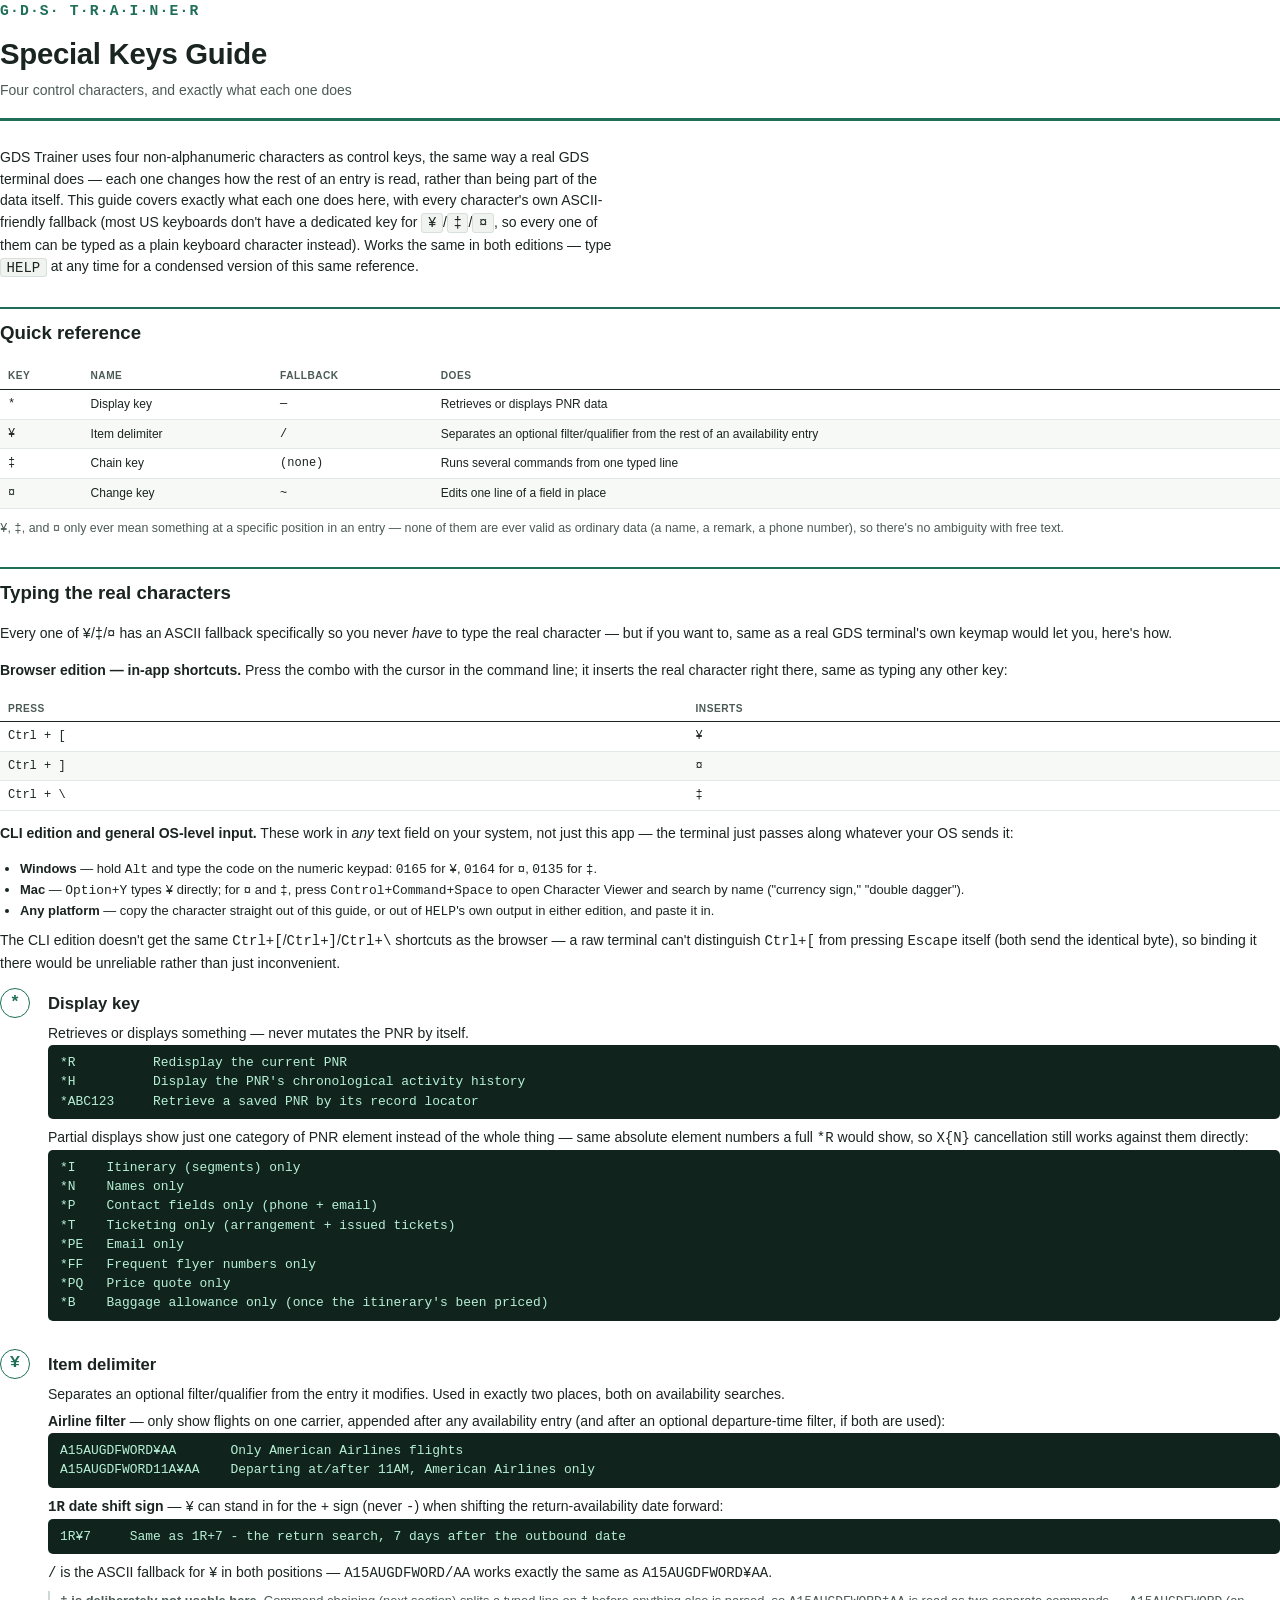
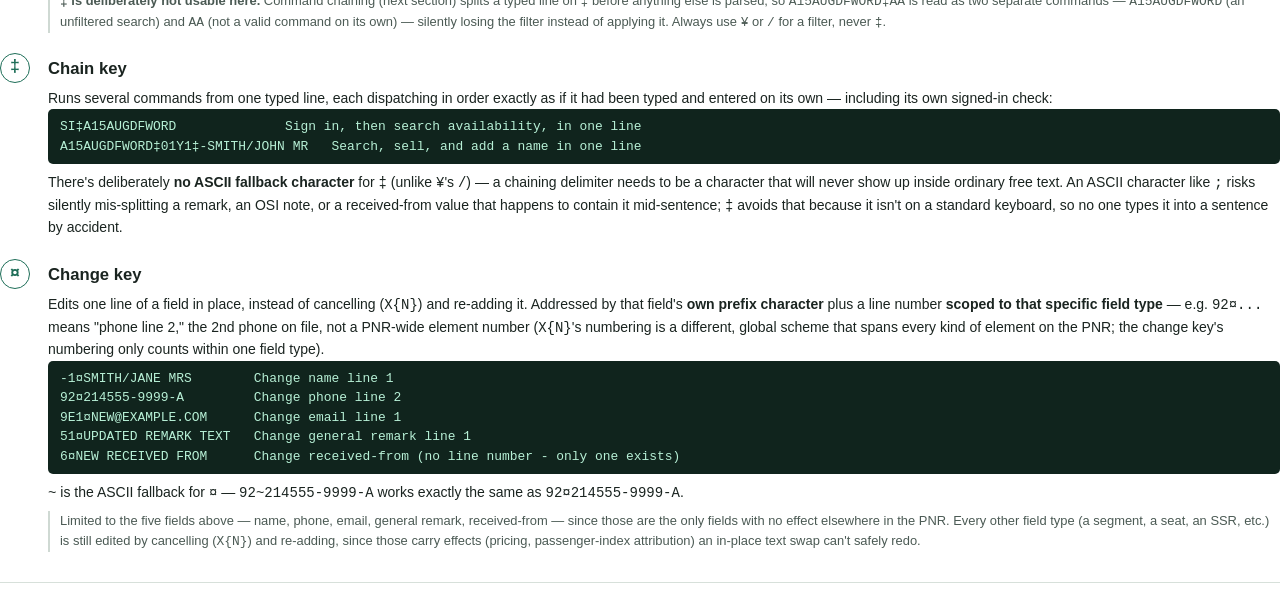
<file: docs/SPECIAL-KEYS-GUIDE.html>
<!doctype html>
<html lang="en">
<head>
<meta charset="UTF-8">
<title>GDS Trainer — Special Keys Guide</title>
<style>
  @page { size: letter; margin: 0.85in 0.8in; }
  * { box-sizing: border-box; }
  html, body {
    margin: 0;
    background: #ffffff;
    color: #1a2420;
    font-family: -apple-system, "Segoe UI", "Helvetica Neue", Arial, sans-serif;
    font-size: 10.5pt;
    line-height: 1.55;
  }
  .mono {
    font-family: "SF Mono", "Cascadia Code", Consolas, Menlo, monospace;
  }

  /* ---- cover header ---- */
  header.cover {
    border-bottom: 3px solid #1e6e58;
    padding-bottom: 16px;
    margin-bottom: 26px;
  }
  .wordmark {
    font-family: "SF Mono", "Cascadia Code", Consolas, Menlo, monospace;
    font-size: 11pt;
    letter-spacing: 0.08em;
    color: #1e6e58;
    font-weight: 700;
  }
  h1.doctitle {
    font-size: 22pt;
    margin: 8px 0 4px;
    letter-spacing: -0.01em;
  }
  .subtitle {
    color: #4b5a54;
    font-size: 10.5pt;
    margin: 0;
  }
  .intro {
    margin: 16px 0 28px;
    max-width: 6.4in;
  }
  .intro code { background: #f0f3f0; border: 1px solid #d7e0da; border-radius: 3px; padding: 0.05em 0.4em; }

  /* ---- steps ---- */
  section.step {
    break-inside: avoid;
    margin: 0 0 20px;
    display: grid;
    grid-template-columns: 34px 1fr;
    column-gap: 14px;
  }
  .step-num {
    font-family: "SF Mono", "Cascadia Code", Consolas, Menlo, monospace;
    font-weight: 700;
    font-size: 13pt;
    color: #1e6e58;
    border: 1.5px solid #1e6e58;
    border-radius: 50%;
    width: 30px;
    height: 30px;
    display: flex;
    align-items: center;
    justify-content: center;
  }
  .step h2 {
    font-size: 12.5pt;
    margin: 3px 0 6px;
  }
  .step .format {
    color: #4b5a54;
    font-size: 9.7pt;
    margin: 0 0 8px;
  }
  .step .format code { color: #1a2420; }
  .cmdblock {
    background: #10241d;
    color: #b7f0d6;
    border-radius: 5px;
    padding: 8px 12px;
    font-family: "SF Mono", "Cascadia Code", Consolas, Menlo, monospace;
    font-size: 9.7pt;
    line-height: 1.5;
    white-space: pre-wrap;
    margin: 0 0 8px;
  }
  .step p.note { margin: 6px 0 0; }
  .step p.aside {
    margin: 6px 0 0;
    padding-left: 10px;
    border-left: 2px solid #cfd9d3;
    color: #4b5a54;
    font-size: 9.7pt;
  }
  code { font-family: "SF Mono", "Cascadia Code", Consolas, Menlo, monospace; }

  /* ---- quick reference ---- */
  h2.section-head {
    font-size: 14pt;
    border-top: 2px solid #1e6e58;
    padding-top: 10px;
    margin-top: 34px;
    break-before: page;
  }
  table {
    width: 100%;
    border-collapse: collapse;
    font-size: 9pt;
    margin-top: 10px;
  }
  thead th {
    text-align: left;
    text-transform: uppercase;
    font-size: 7.6pt;
    letter-spacing: 0.05em;
    color: #4b5a54;
    border-bottom: 1.5px solid #1a2420;
    padding: 5px 8px;
  }
  tbody td {
    padding: 5px 8px;
    border-bottom: 1px solid #e2e8e4;
    vertical-align: top;
  }
  tbody tr:nth-child(even) { background: #f7f9f7; }

  .walkthrough {
    margin-top: 20px;
    break-inside: avoid;
  }
  .walkthrough .cmdblock { font-size: 9.3pt; }

  footer.doc {
    margin-top: 30px;
    padding-top: 10px;
    border-top: 1px solid #d7e0da;
    color: #4b5a54;
    font-size: 8pt;
    font-family: "SF Mono", "Cascadia Code", Consolas, Menlo, monospace;
    display: flex;
    justify-content: space-between;
  }
</style>
</head>
<body>

<header class="cover">
  <div class="wordmark">G&middot;D&middot;S&middot; T&middot;R&middot;A&middot;I&middot;N&middot;E&middot;R</div>
  <h1 class="doctitle">Special Keys Guide</h1>
  <p class="subtitle">Four control characters, and exactly what each one does</p>
</header>

<p class="intro">GDS Trainer uses four non-alphanumeric characters as control keys, the same way a real GDS terminal does &mdash; each one changes how the rest of an entry is read, rather than being part of the data itself. This guide covers exactly what each one does here, with every character's own ASCII-friendly fallback (most US keyboards don't have a dedicated key for <code>&yen;</code>/<code>&#8225;</code>/<code>&curren;</code>, so every one of them can be typed as a plain keyboard character instead). Works the same in both editions &mdash; type <code>HELP</code> at any time for a condensed version of this same reference.</p>

<h2 class="section-head" style="margin-top:0; break-before:auto;">Quick reference</h2>
<table>
  <thead><tr><th>Key</th><th>Name</th><th>Fallback</th><th>Does</th></tr></thead>
  <tbody>
    <tr><td class="mono">*</td><td>Display key</td><td class="mono">&mdash;</td><td>Retrieves or displays PNR data</td></tr>
    <tr><td class="mono">&yen;</td><td>Item delimiter</td><td class="mono">/</td><td>Separates an optional filter/qualifier from the rest of an availability entry</td></tr>
    <tr><td class="mono">&#8225;</td><td>Chain key</td><td class="mono">(none)</td><td>Runs several commands from one typed line</td></tr>
    <tr><td class="mono">&curren;</td><td>Change key</td><td class="mono">~</td><td>Edits one line of a field in place</td></tr>
  </tbody>
</table>
<p class="note" style="margin-top:10px; color:#4b5a54; font-size:9.3pt;"><code>&yen;</code>, <code>&#8225;</code>, and <code>&curren;</code> only ever mean something at a specific position in an entry &mdash; none of them are ever valid as ordinary data (a name, a remark, a phone number), so there's no ambiguity with free text.</p>

<h2 class="section-head" style="margin-top:28px; break-before:auto;">Typing the real characters</h2>
<p class="note">Every one of <code>&yen;</code>/<code>&#8225;</code>/<code>&curren;</code> has an ASCII fallback specifically so you never <i>have</i> to type the real character &mdash; but if you want to, same as a real GDS terminal's own keymap would let you, here's how.</p>
<p class="note"><b>Browser edition &mdash; in-app shortcuts.</b> Press the combo with the cursor in the command line; it inserts the real character right there, same as typing any other key:</p>
<table>
  <thead><tr><th>Press</th><th>Inserts</th></tr></thead>
  <tbody>
    <tr><td class="mono">Ctrl + [</td><td class="mono">&yen;</td></tr>
    <tr><td class="mono">Ctrl + ]</td><td class="mono">&curren;</td></tr>
    <tr><td class="mono">Ctrl + \</td><td class="mono">&#8225;</td></tr>
  </tbody>
</table>
<p class="note" style="margin-top:12px;"><b>CLI edition and general OS-level input.</b> These work in <i>any</i> text field on your system, not just this app &mdash; the terminal just passes along whatever your OS sends it:</p>
<ul style="margin:6px 0 0; padding-left:20px; font-size:9.7pt;">
  <li><b>Windows</b> &mdash; hold <code>Alt</code> and type the code on the numeric keypad: <code>0165</code> for <code>&yen;</code>, <code>0164</code> for <code>&curren;</code>, <code>0135</code> for <code>&#8225;</code>.</li>
  <li><b>Mac</b> &mdash; <code>Option+Y</code> types <code>&yen;</code> directly; for <code>&curren;</code> and <code>&#8225;</code>, press <code>Control+Command+Space</code> to open Character Viewer and search by name ("currency sign," "double dagger").</li>
  <li><b>Any platform</b> &mdash; copy the character straight out of this guide, or out of <code>HELP</code>'s own output in either edition, and paste it in.</li>
</ul>
<p class="aside" style="margin-top:8px;">The CLI edition doesn't get the same <code>Ctrl+[</code>/<code>Ctrl+]</code>/<code>Ctrl+\</code> shortcuts as the browser &mdash; a raw terminal can't distinguish <code>Ctrl+[</code> from pressing <code>Escape</code> itself (both send the identical byte), so binding it there would be unreliable rather than just inconvenient.</p>

<section class="step">
  <div class="step-num">*</div>
  <div>
    <h2>Display key</h2>
    <p class="note">Retrieves or displays something &mdash; never mutates the PNR by itself.</p>
    <div class="cmdblock">*R          Redisplay the current PNR
*H          Display the PNR's chronological activity history
*ABC123     Retrieve a saved PNR by its record locator</div>
    <p class="note">Partial displays show just one category of PNR element instead of the whole thing &mdash; same absolute element numbers a full <code>*R</code> would show, so <code>X{N}</code> cancellation still works against them directly:</p>
    <div class="cmdblock">*I    Itinerary (segments) only
*N    Names only
*P    Contact fields only (phone + email)
*T    Ticketing only (arrangement + issued tickets)
*PE   Email only
*FF   Frequent flyer numbers only
*PQ   Price quote only
*B    Baggage allowance only (once the itinerary's been priced)</div>
  </div>
</section>

<section class="step">
  <div class="step-num">&yen;</div>
  <div>
    <h2>Item delimiter</h2>
    <p class="note">Separates an optional filter/qualifier from the entry it modifies. Used in exactly two places, both on availability searches.</p>
    <p class="note"><b>Airline filter</b> &mdash; only show flights on one carrier, appended after any availability entry (and after an optional departure-time filter, if both are used):</p>
    <div class="cmdblock">A15AUGDFWORD&yen;AA       Only American Airlines flights
A15AUGDFWORD11A&yen;AA    Departing at/after 11AM, American Airlines only</div>
    <p class="note"><b><code>1R</code> date shift sign</b> &mdash; <code>&yen;</code> can stand in for the <code>+</code> sign (never <code>-</code>) when shifting the return-availability date forward:</p>
    <div class="cmdblock">1R&yen;7     Same as 1R+7 - the return search, 7 days after the outbound date</div>
    <p class="note"><code>/</code> is the ASCII fallback for <code>&yen;</code> in both positions &mdash; <code>A15AUGDFWORD/AA</code> works exactly the same as <code>A15AUGDFWORD&yen;AA</code>.</p>
    <p class="aside"><b><code>&#8225;</code> is deliberately not usable here.</b> Command chaining (next section) splits a typed line on <code>&#8225;</code> before anything else is parsed, so <code>A15AUGDFWORD&#8225;AA</code> is read as two separate commands &mdash; <code>A15AUGDFWORD</code> (an unfiltered search) and <code>AA</code> (not a valid command on its own) &mdash; silently losing the filter instead of applying it. Always use <code>&yen;</code> or <code>/</code> for a filter, never <code>&#8225;</code>.</p>
  </div>
</section>

<section class="step">
  <div class="step-num">&#8225;</div>
  <div>
    <h2>Chain key</h2>
    <p class="note">Runs several commands from one typed line, each dispatching in order exactly as if it had been typed and entered on its own &mdash; including its own signed-in check:</p>
    <div class="cmdblock">SI&#8225;A15AUGDFWORD              Sign in, then search availability, in one line
A15AUGDFWORD&#8225;01Y1&#8225;-SMITH/JOHN MR   Search, sell, and add a name in one line</div>
    <p class="note">There's deliberately <b>no ASCII fallback character</b> for <code>&#8225;</code> (unlike <code>&yen;</code>'s <code>/</code>) &mdash; a chaining delimiter needs to be a character that will never show up inside ordinary free text. An ASCII character like <code>;</code> risks silently mis-splitting a remark, an OSI note, or a received-from value that happens to contain it mid-sentence; <code>&#8225;</code> avoids that because it isn't on a standard keyboard, so no one types it into a sentence by accident.</p>
  </div>
</section>

<section class="step">
  <div class="step-num">&curren;</div>
  <div>
    <h2>Change key</h2>
    <p class="note">Edits one line of a field in place, instead of cancelling (<code>X{N}</code>) and re-adding it. Addressed by that field's <b>own prefix character</b> plus a line number <b>scoped to that specific field type</b> &mdash; e.g. <code>92&curren;...</code> means "phone line 2," the 2nd phone on file, not a PNR-wide element number (<code>X{N}</code>'s numbering is a different, global scheme that spans every kind of element on the PNR; the change key's numbering only counts within one field type).</p>
    <div class="cmdblock">-1&curren;SMITH/JANE MRS        Change name line 1
92&curren;214555-9999-A         Change phone line 2
9E1&curren;NEW@EXAMPLE.COM      Change email line 1
51&curren;UPDATED REMARK TEXT   Change general remark line 1
6&curren;NEW RECEIVED FROM      Change received-from (no line number - only one exists)</div>
    <p class="note"><code>~</code> is the ASCII fallback for <code>&curren;</code> &mdash; <code>92~214555-9999-A</code> works exactly the same as <code>92&curren;214555-9999-A</code>.</p>
    <p class="aside">Limited to the five fields above &mdash; name, phone, email, general remark, received-from &mdash; since those are the only fields with no effect elsewhere in the PNR. Every other field type (a segment, a seat, an SSR, etc.) is still edited by cancelling (<code>X{N}</code>) and re-adding, since those carry effects (pricing, passenger-index attribution) an in-place text swap can't safely redo.</p>
  </div>
</section>

<footer class="doc">
  <span>GDS Trainer &middot; Special Keys Guide</span>
  <span>Source: SPECIAL-KEYS-GUIDE.html</span>
</footer>

</body>
</html>
</file>
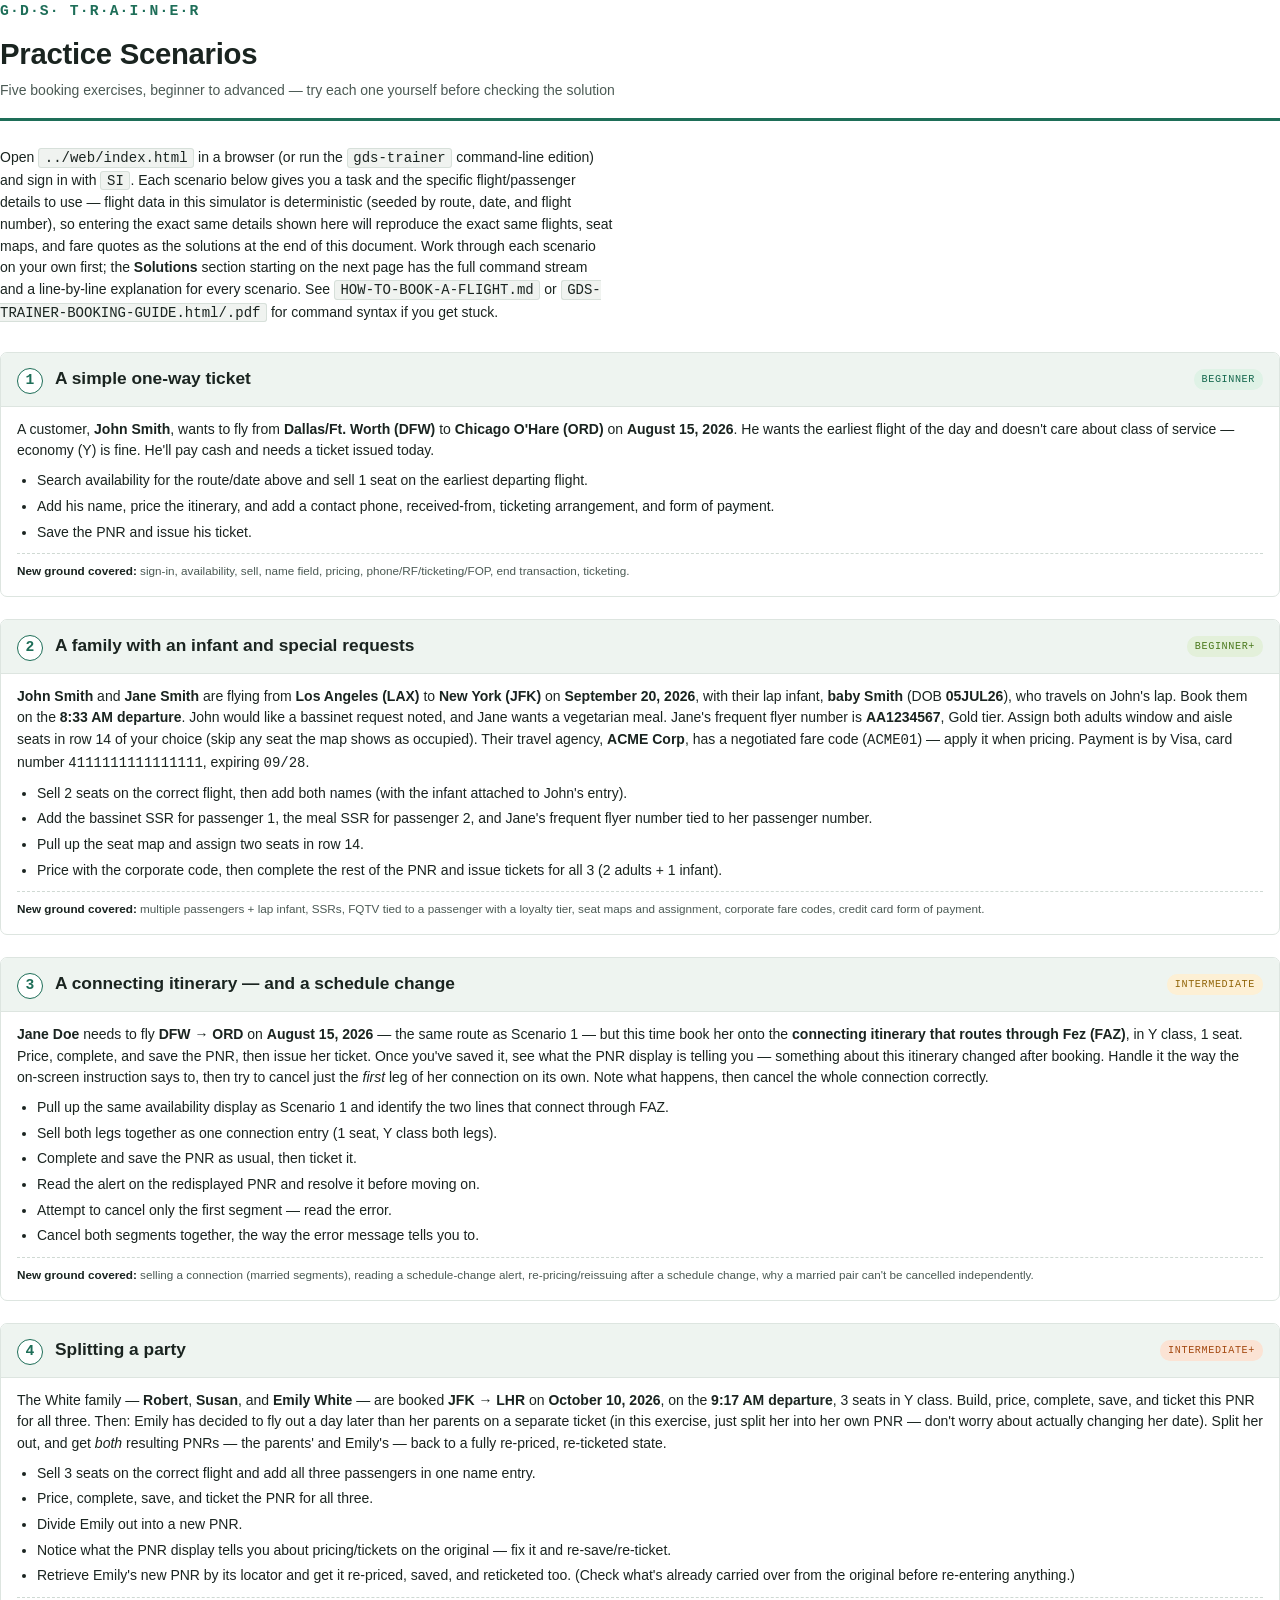
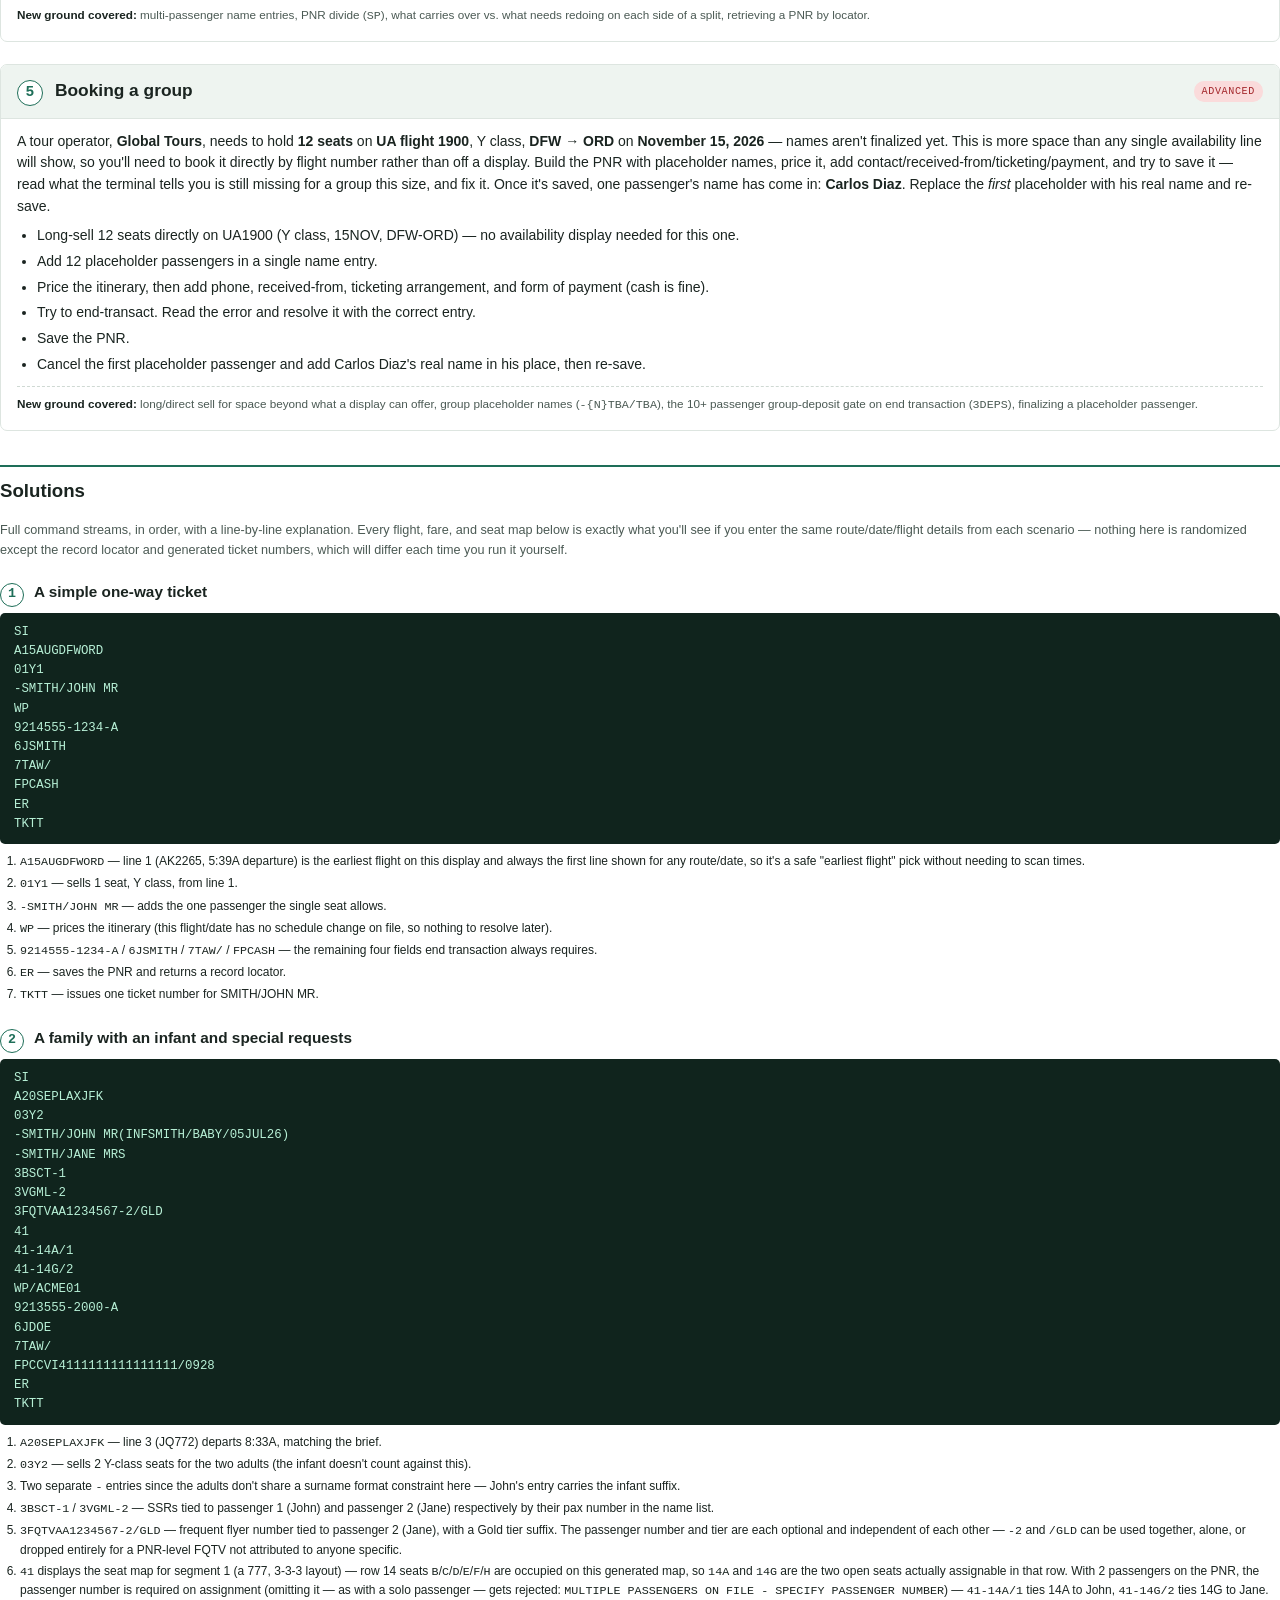
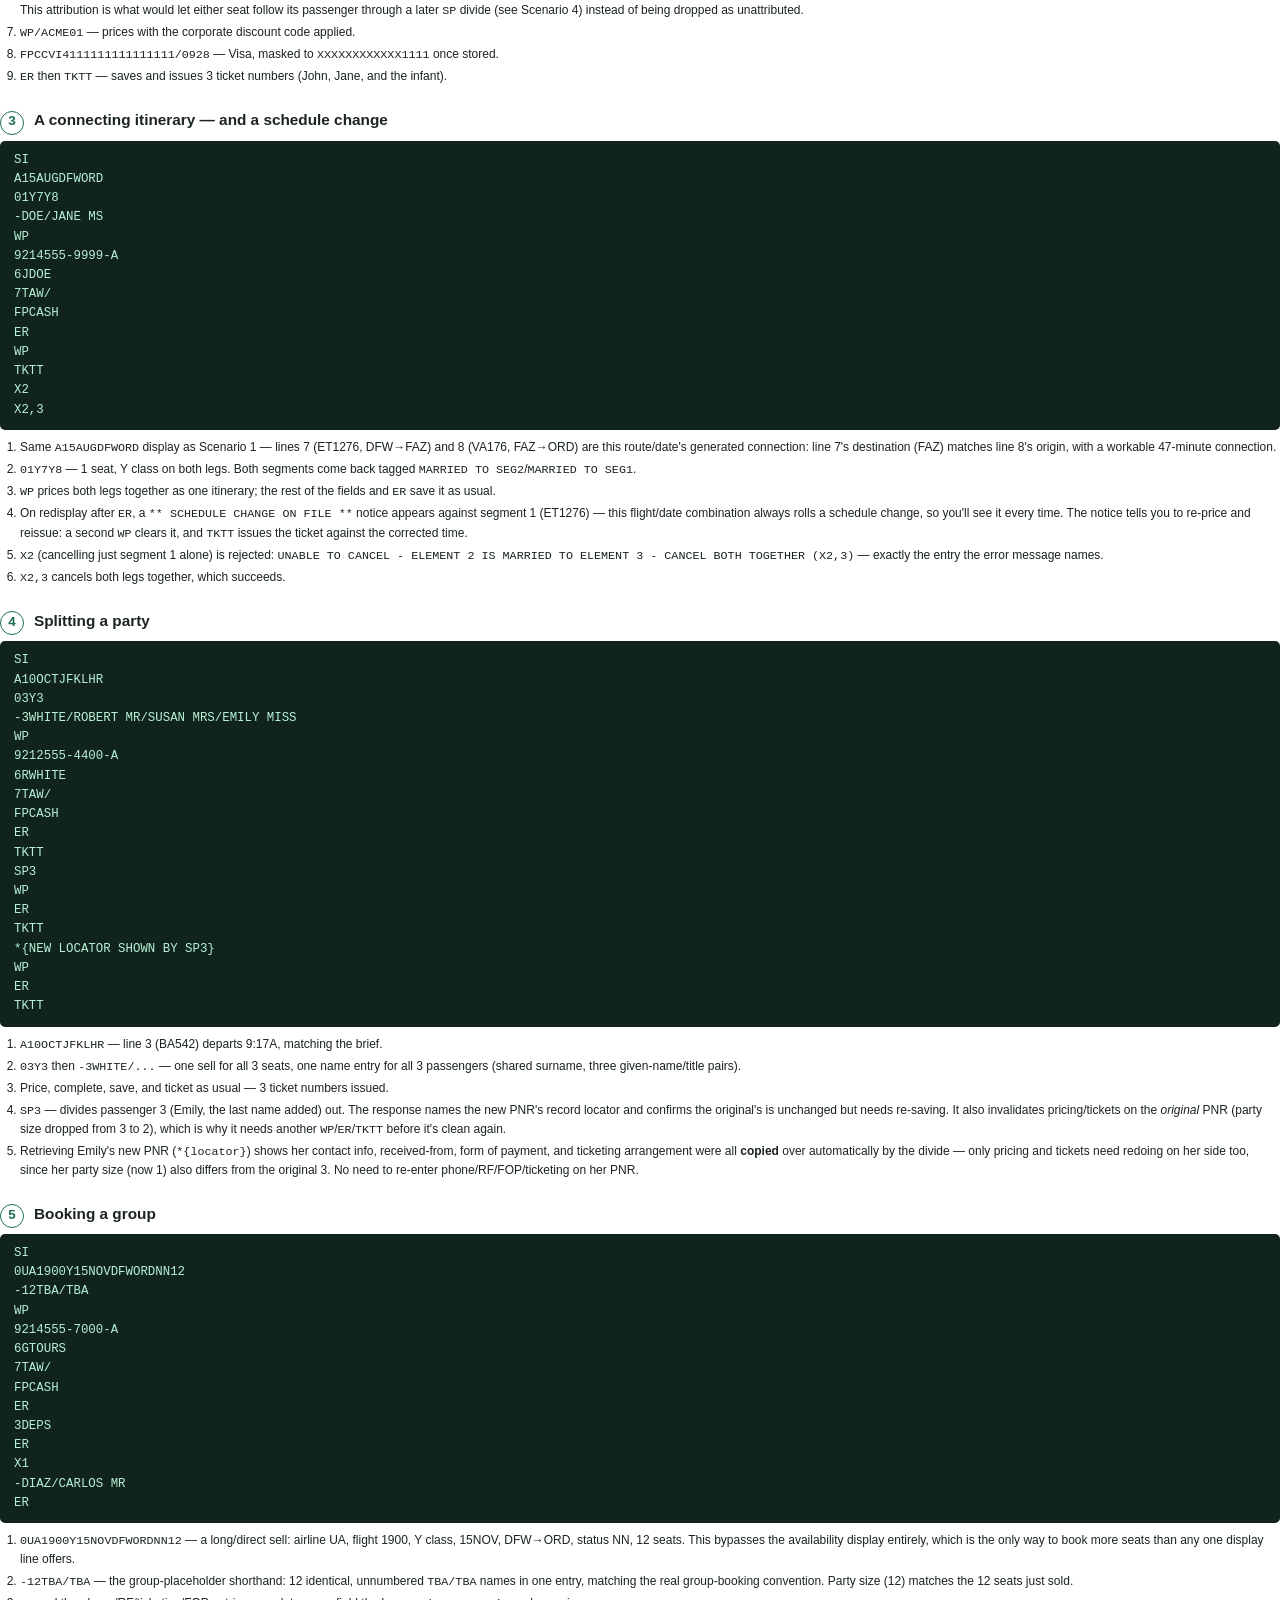
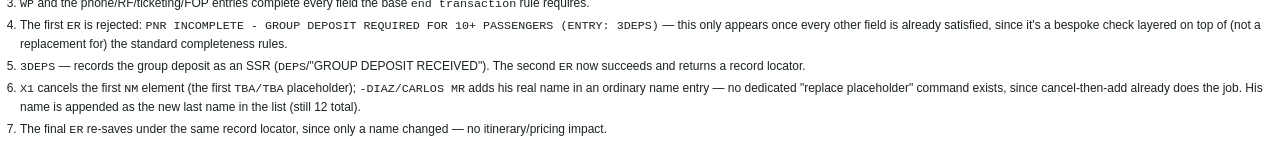
<file: docs/TRAINING-SCENARIOS.html>
<!doctype html>
<html lang="en">
<head>
<meta charset="UTF-8">
<title>GDS Trainer — Practice Scenarios</title>
<style>
  @page { size: letter; margin: 0.85in 0.8in; }
  * { box-sizing: border-box; }
  html, body {
    margin: 0;
    background: #ffffff;
    color: #1a2420;
    font-family: -apple-system, "Segoe UI", "Helvetica Neue", Arial, sans-serif;
    font-size: 10.5pt;
    line-height: 1.55;
  }
  .mono {
    font-family: "SF Mono", "Cascadia Code", Consolas, Menlo, monospace;
  }

  /* ---- cover header ---- */
  header.cover {
    border-bottom: 3px solid #1e6e58;
    padding-bottom: 16px;
    margin-bottom: 26px;
  }
  .wordmark {
    font-family: "SF Mono", "Cascadia Code", Consolas, Menlo, monospace;
    font-size: 11pt;
    letter-spacing: 0.08em;
    color: #1e6e58;
    font-weight: 700;
  }
  h1.doctitle {
    font-size: 22pt;
    margin: 8px 0 4px;
    letter-spacing: -0.01em;
  }
  .subtitle {
    color: #4b5a54;
    font-size: 10.5pt;
    margin: 0;
  }
  .intro {
    margin: 16px 0 28px;
    max-width: 6.4in;
  }
  .intro code { background: #f0f3f0; border: 1px solid #d7e0da; border-radius: 3px; padding: 0.05em 0.4em; }
  code { font-family: "SF Mono", "Cascadia Code", Consolas, Menlo, monospace; }

  /* ---- scenario cards ---- */
  section.scenario {
    break-inside: avoid;
    margin: 0 0 22px;
    border: 1px solid #dde5e0;
    border-radius: 7px;
    overflow: hidden;
  }
  .scenario-head {
    background: #eef4f0;
    padding: 12px 16px;
    display: flex;
    align-items: baseline;
    justify-content: space-between;
    gap: 10px;
    border-bottom: 1px solid #dde5e0;
  }
  .scenario-head-left { display: flex; align-items: baseline; gap: 12px; }
  .scenario-num {
    font-family: "SF Mono", "Cascadia Code", Consolas, Menlo, monospace;
    font-weight: 700;
    font-size: 11pt;
    color: #1e6e58;
    border: 1.5px solid #1e6e58;
    border-radius: 50%;
    width: 26px;
    height: 26px;
    display: inline-flex;
    align-items: center;
    justify-content: center;
    background: #fff;
  }
  .scenario-head h2 { font-size: 13pt; margin: 0; }
  .difficulty {
    font-family: "SF Mono", "Cascadia Code", Consolas, Menlo, monospace;
    font-size: 7.6pt;
    letter-spacing: 0.06em;
    text-transform: uppercase;
    padding: 3px 8px;
    border-radius: 10px;
    white-space: nowrap;
    align-self: center;
  }
  .diff-1 { background: #dff2e6; color: #16694f; }
  .diff-2 { background: #e3f0da; color: #4c7a1f; }
  .diff-3 { background: #fdf0d5; color: #92660b; }
  .diff-4 { background: #fbe3d4; color: #a44a12; }
  .diff-5 { background: #fadbdb; color: #a3272b; }
  .scenario-body { padding: 12px 16px 16px; }
  .scenario-body p { margin: 0 0 8px; }
  .scenario-body p:last-child { margin-bottom: 0; }
  .briefing { margin-bottom: 10px; }
  .briefing b.locator { color: #1e6e58; }
  ul.tasklist {
    margin: 8px 0 10px;
    padding-left: 20px;
  }
  ul.tasklist li { margin: 0 0 4px; }
  p.skills {
    margin: 10px 0 0;
    padding-top: 8px;
    border-top: 1px dashed #cfd9d3;
    color: #4b5a54;
    font-size: 8.8pt;
  }
  p.skills b { color: #1a2420; }

  h2.section-head {
    font-size: 14pt;
    border-top: 2px solid #1e6e58;
    padding-top: 10px;
    margin-top: 34px;
    break-before: page;
  }
  p.section-dek { color: #4b5a54; font-size: 9.5pt; margin: 4px 0 20px; }

  /* ---- solutions ---- */
  section.solution {
    break-inside: avoid;
    margin: 0 0 22px;
  }
  .solution-head {
    display: flex;
    align-items: baseline;
    gap: 10px;
    margin-bottom: 6px;
  }
  .solution-head .scenario-num { width: 24px; height: 24px; font-size: 10pt; }
  .solution-head h3 { font-size: 11.5pt; margin: 0; }
  .cmdblock {
    background: #10241d;
    color: #b7f0d6;
    border-radius: 5px;
    padding: 10px 14px;
    font-family: "SF Mono", "Cascadia Code", Consolas, Menlo, monospace;
    font-size: 9.3pt;
    line-height: 1.55;
    white-space: pre-wrap;
    margin: 0 0 8px;
  }
  .cmdblock .c { color: #6fd6a8; }
  ol.annot {
    margin: 8px 0 0;
    padding-left: 20px;
    font-size: 9pt;
  }
  ol.annot li { margin: 0 0 3px; }
  ol.annot code { font-size: 8.8pt; }

  footer.doc {
    margin-top: 30px;
    padding-top: 10px;
    border-top: 1px solid #d7e0da;
    color: #4b5a54;
    font-size: 8pt;
    font-family: "SF Mono", "Cascadia Code", Consolas, Menlo, monospace;
    display: flex;
    justify-content: space-between;
  }
</style>
</head>
<body>

<header class="cover">
  <div class="wordmark">G&middot;D&middot;S&middot; T&middot;R&middot;A&middot;I&middot;N&middot;E&middot;R</div>
  <h1 class="doctitle">Practice Scenarios</h1>
  <p class="subtitle">Five booking exercises, beginner to advanced — try each one yourself before checking the solution</p>
</header>

<p class="intro">Open <code>../web/index.html</code> in a browser (or run the <code>gds-trainer</code> command-line edition) and sign in with <code>SI</code>. Each scenario below gives you a task and the specific flight/passenger details to use — flight data in this simulator is deterministic (seeded by route, date, and flight number), so entering the exact same details shown here will reproduce the exact same flights, seat maps, and fare quotes as the solutions at the end of this document. Work through each scenario on your own first; the <b>Solutions</b> section starting on the next page has the full command stream and a line-by-line explanation for every scenario. See <code>HOW-TO-BOOK-A-FLIGHT.md</code> or <code>GDS-TRAINER-BOOKING-GUIDE.html/.pdf</code> for command syntax if you get stuck.</p>

<section class="scenario">
  <div class="scenario-head">
    <div class="scenario-head-left">
      <span class="scenario-num">1</span>
      <h2>A simple one-way ticket</h2>
    </div>
    <span class="difficulty diff-1">Beginner</span>
  </div>
  <div class="scenario-body">
    <p class="briefing">A customer, <b>John Smith</b>, wants to fly from <b>Dallas/Ft. Worth (DFW)</b> to <b>Chicago O'Hare (ORD)</b> on <b>August 15, 2026</b>. He wants the earliest flight of the day and doesn't care about class of service — economy (Y) is fine. He'll pay cash and needs a ticket issued today.</p>
    <ul class="tasklist">
      <li>Search availability for the route/date above and sell 1 seat on the earliest departing flight.</li>
      <li>Add his name, price the itinerary, and add a contact phone, received-from, ticketing arrangement, and form of payment.</li>
      <li>Save the PNR and issue his ticket.</li>
    </ul>
    <p class="skills"><b>New ground covered:</b> sign-in, availability, sell, name field, pricing, phone/RF/ticketing/FOP, end transaction, ticketing.</p>
  </div>
</section>

<section class="scenario">
  <div class="scenario-head">
    <div class="scenario-head-left">
      <span class="scenario-num">2</span>
      <h2>A family with an infant and special requests</h2>
    </div>
    <span class="difficulty diff-2">Beginner+</span>
  </div>
  <div class="scenario-body">
    <p class="briefing"><b>John Smith</b> and <b>Jane Smith</b> are flying from <b>Los Angeles (LAX)</b> to <b>New York (JFK)</b> on <b>September 20, 2026</b>, with their lap infant, <b>baby Smith</b> (DOB <b>05JUL26</b>), who travels on John's lap. Book them on the <b>8:33 AM departure</b>. John would like a bassinet request noted, and Jane wants a vegetarian meal. Jane's frequent flyer number is <b>AA1234567</b>, Gold tier. Assign both adults window and aisle seats in row 14 of your choice (skip any seat the map shows as occupied). Their travel agency, <b>ACME Corp</b>, has a negotiated fare code (<code>ACME01</code>) — apply it when pricing. Payment is by Visa, card number <code>4111111111111111</code>, expiring <code>09/28</code>.</p>
    <ul class="tasklist">
      <li>Sell 2 seats on the correct flight, then add both names (with the infant attached to John's entry).</li>
      <li>Add the bassinet SSR for passenger 1, the meal SSR for passenger 2, and Jane's frequent flyer number tied to her passenger number.</li>
      <li>Pull up the seat map and assign two seats in row 14.</li>
      <li>Price with the corporate code, then complete the rest of the PNR and issue tickets for all 3 (2 adults + 1 infant).</li>
    </ul>
    <p class="skills"><b>New ground covered:</b> multiple passengers + lap infant, SSRs, FQTV tied to a passenger with a loyalty tier, seat maps and assignment, corporate fare codes, credit card form of payment.</p>
  </div>
</section>

<section class="scenario">
  <div class="scenario-head">
    <div class="scenario-head-left">
      <span class="scenario-num">3</span>
      <h2>A connecting itinerary — and a schedule change</h2>
    </div>
    <span class="difficulty diff-3">Intermediate</span>
  </div>
  <div class="scenario-body">
    <p class="briefing"><b>Jane Doe</b> needs to fly <b>DFW &rarr; ORD</b> on <b>August 15, 2026</b> — the same route as Scenario 1 — but this time book her onto the <b>connecting itinerary that routes through Fez (FAZ)</b>, in Y class, 1 seat. Price, complete, and save the PNR, then issue her ticket. Once you've saved it, see what the PNR display is telling you — something about this itinerary changed after booking. Handle it the way the on-screen instruction says to, then try to cancel just the <i>first</i> leg of her connection on its own. Note what happens, then cancel the whole connection correctly.</p>
    <ul class="tasklist">
      <li>Pull up the same availability display as Scenario 1 and identify the two lines that connect through FAZ.</li>
      <li>Sell both legs together as one connection entry (1 seat, Y class both legs).</li>
      <li>Complete and save the PNR as usual, then ticket it.</li>
      <li>Read the alert on the redisplayed PNR and resolve it before moving on.</li>
      <li>Attempt to cancel only the first segment — read the error.</li>
      <li>Cancel both segments together, the way the error message tells you to.</li>
    </ul>
    <p class="skills"><b>New ground covered:</b> selling a connection (married segments), reading a schedule-change alert, re-pricing/reissuing after a schedule change, why a married pair can't be cancelled independently.</p>
  </div>
</section>

<section class="scenario">
  <div class="scenario-head">
    <div class="scenario-head-left">
      <span class="scenario-num">4</span>
      <h2>Splitting a party</h2>
    </div>
    <span class="difficulty diff-4">Intermediate+</span>
  </div>
  <div class="scenario-body">
    <p class="briefing">The White family — <b>Robert</b>, <b>Susan</b>, and <b>Emily White</b> — are booked <b>JFK &rarr; LHR</b> on <b>October 10, 2026</b>, on the <b>9:17 AM departure</b>, 3 seats in Y class. Build, price, complete, save, and ticket this PNR for all three. Then: Emily has decided to fly out a day later than her parents on a separate ticket (in this exercise, just split her into her own PNR — don't worry about actually changing her date). Split her out, and get <i>both</i> resulting PNRs — the parents' and Emily's — back to a fully re-priced, re-ticketed state.</p>
    <ul class="tasklist">
      <li>Sell 3 seats on the correct flight and add all three passengers in one name entry.</li>
      <li>Price, complete, save, and ticket the PNR for all three.</li>
      <li>Divide Emily out into a new PNR.</li>
      <li>Notice what the PNR display tells you about pricing/tickets on the original — fix it and re-save/re-ticket.</li>
      <li>Retrieve Emily's new PNR by its locator and get it re-priced, saved, and reticketed too. (Check what's already carried over from the original before re-entering anything.)</li>
    </ul>
    <p class="skills"><b>New ground covered:</b> multi-passenger name entries, PNR divide (<code>SP</code>), what carries over vs. what needs redoing on each side of a split, retrieving a PNR by locator.</p>
  </div>
</section>

<section class="scenario">
  <div class="scenario-head">
    <div class="scenario-head-left">
      <span class="scenario-num">5</span>
      <h2>Booking a group</h2>
    </div>
    <span class="difficulty diff-5">Advanced</span>
  </div>
  <div class="scenario-body">
    <p class="briefing">A tour operator, <b>Global Tours</b>, needs to hold <b>12 seats</b> on <b>UA flight 1900</b>, Y class, <b>DFW &rarr; ORD</b> on <b>November 15, 2026</b> — names aren't finalized yet. This is more space than any single availability line will show, so you'll need to book it directly by flight number rather than off a display. Build the PNR with placeholder names, price it, add contact/received-from/ticketing/payment, and try to save it — read what the terminal tells you is still missing for a group this size, and fix it. Once it's saved, one passenger's name has come in: <b>Carlos Diaz</b>. Replace the <i>first</i> placeholder with his real name and re-save.</p>
    <ul class="tasklist">
      <li>Long-sell 12 seats directly on UA1900 (Y class, 15NOV, DFW-ORD) — no availability display needed for this one.</li>
      <li>Add 12 placeholder passengers in a single name entry.</li>
      <li>Price the itinerary, then add phone, received-from, ticketing arrangement, and form of payment (cash is fine).</li>
      <li>Try to end-transact. Read the error and resolve it with the correct entry.</li>
      <li>Save the PNR.</li>
      <li>Cancel the first placeholder passenger and add Carlos Diaz's real name in his place, then re-save.</li>
    </ul>
    <p class="skills"><b>New ground covered:</b> long/direct sell for space beyond what a display can offer, group placeholder names (<code>-{N}TBA/TBA</code>), the 10+ passenger group-deposit gate on end transaction (<code>3DEPS</code>), finalizing a placeholder passenger.</p>
  </div>
</section>

<h2 class="section-head">Solutions</h2>
<p class="section-dek">Full command streams, in order, with a line-by-line explanation. Every flight, fare, and seat map below is exactly what you'll see if you enter the same route/date/flight details from each scenario — nothing here is randomized except the record locator and generated ticket numbers, which will differ each time you run it yourself.</p>

<section class="solution">
  <div class="solution-head"><span class="scenario-num">1</span><h3>A simple one-way ticket</h3></div>
  <div class="cmdblock">SI
A15AUGDFWORD
01Y1
-SMITH/JOHN MR
WP
9214555-1234-A
6JSMITH
7TAW/
FPCASH
ER
TKTT</div>
  <ol class="annot">
    <li><code>A15AUGDFWORD</code> — line 1 (AK2265, 5:39A departure) is the earliest flight on this display and always the first line shown for any route/date, so it's a safe "earliest flight" pick without needing to scan times.</li>
    <li><code>01Y1</code> — sells 1 seat, Y class, from line 1.</li>
    <li><code>-SMITH/JOHN MR</code> — adds the one passenger the single seat allows.</li>
    <li><code>WP</code> — prices the itinerary (this flight/date has no schedule change on file, so nothing to resolve later).</li>
    <li><code>9214555-1234-A</code> / <code>6JSMITH</code> / <code>7TAW/</code> / <code>FPCASH</code> — the remaining four fields end transaction always requires.</li>
    <li><code>ER</code> — saves the PNR and returns a record locator.</li>
    <li><code>TKTT</code> — issues one ticket number for SMITH/JOHN MR.</li>
  </ol>
</section>

<section class="solution">
  <div class="solution-head"><span class="scenario-num">2</span><h3>A family with an infant and special requests</h3></div>
  <div class="cmdblock">SI
A20SEPLAXJFK
03Y2
-SMITH/JOHN MR(INFSMITH/BABY/05JUL26)
-SMITH/JANE MRS
3BSCT-1
3VGML-2
3FQTVAA1234567-2/GLD
41
41-14A/1
41-14G/2
WP/ACME01
9213555-2000-A
6JDOE
7TAW/
FPCCVI4111111111111111/0928
ER
TKTT</div>
  <ol class="annot">
    <li><code>A20SEPLAXJFK</code> — line 3 (JQ772) departs 8:33A, matching the brief.</li>
    <li><code>03Y2</code> — sells 2 Y-class seats for the two adults (the infant doesn't count against this).</li>
    <li>Two separate <code>-</code> entries since the adults don't share a surname format constraint here — John's entry carries the infant suffix.</li>
    <li><code>3BSCT-1</code> / <code>3VGML-2</code> — SSRs tied to passenger 1 (John) and passenger 2 (Jane) respectively by their pax number in the name list.</li>
    <li><code>3FQTVAA1234567-2/GLD</code> — frequent flyer number tied to passenger 2 (Jane), with a Gold tier suffix. The passenger number and tier are each optional and independent of each other — <code>-2</code> and <code>/GLD</code> can be used together, alone, or dropped entirely for a PNR-level FQTV not attributed to anyone specific.</li>
    <li><code>41</code> displays the seat map for segment 1 (a 777, 3-3-3 layout) — row 14 seats <code>B</code>/<code>C</code>/<code>D</code>/<code>E</code>/<code>F</code>/<code>H</code> are occupied on this generated map, so <code>14A</code> and <code>14G</code> are the two open seats actually assignable in that row. With 2 passengers on the PNR, the passenger number is required on assignment (omitting it — as with a solo passenger — gets rejected: <code>MULTIPLE PASSENGERS ON FILE - SPECIFY PASSENGER NUMBER</code>) — <code>41-14A/1</code> ties 14A to John, <code>41-14G/2</code> ties 14G to Jane. This attribution is what would let either seat follow its passenger through a later <code>SP</code> divide (see Scenario 4) instead of being dropped as unattributed.</li>
    <li><code>WP/ACME01</code> — prices with the corporate discount code applied.</li>
    <li><code>FPCCVI4111111111111111/0928</code> — Visa, masked to <code>XXXXXXXXXXXX1111</code> once stored.</li>
    <li><code>ER</code> then <code>TKTT</code> — saves and issues 3 ticket numbers (John, Jane, and the infant).</li>
  </ol>
</section>

<section class="solution">
  <div class="solution-head"><span class="scenario-num">3</span><h3>A connecting itinerary — and a schedule change</h3></div>
  <div class="cmdblock">SI
A15AUGDFWORD
01Y7Y8
-DOE/JANE MS
WP
9214555-9999-A
6JDOE
7TAW/
FPCASH
ER
WP
TKTT
X2
X2,3</div>
  <ol class="annot">
    <li>Same <code>A15AUGDFWORD</code> display as Scenario 1 — lines 7 (ET1276, DFW&rarr;FAZ) and 8 (VA176, FAZ&rarr;ORD) are this route/date's generated connection: line 7's destination (FAZ) matches line 8's origin, with a workable 47-minute connection.</li>
    <li><code>01Y7Y8</code> — 1 seat, Y class on both legs. Both segments come back tagged <code>MARRIED TO SEG2</code>/<code>MARRIED TO SEG1</code>.</li>
    <li><code>WP</code> prices both legs together as one itinerary; the rest of the fields and <code>ER</code> save it as usual.</li>
    <li>On redisplay after <code>ER</code>, a <code>** SCHEDULE CHANGE ON FILE **</code> notice appears against segment 1 (ET1276) — this flight/date combination always rolls a schedule change, so you'll see it every time. The notice tells you to re-price and reissue: a second <code>WP</code> clears it, and <code>TKTT</code> issues the ticket against the corrected time.</li>
    <li><code>X2</code> (cancelling just segment 1 alone) is rejected: <code>UNABLE TO CANCEL - ELEMENT 2 IS MARRIED TO ELEMENT 3 - CANCEL BOTH TOGETHER (X2,3)</code> — exactly the entry the error message names.</li>
    <li><code>X2,3</code> cancels both legs together, which succeeds.</li>
  </ol>
</section>

<section class="solution">
  <div class="solution-head"><span class="scenario-num">4</span><h3>Splitting a party</h3></div>
  <div class="cmdblock">SI
A10OCTJFKLHR
03Y3
-3WHITE/ROBERT MR/SUSAN MRS/EMILY MISS
WP
9212555-4400-A
6RWHITE
7TAW/
FPCASH
ER
TKTT
SP3
WP
ER
TKTT
*{NEW LOCATOR SHOWN BY SP3}
WP
ER
TKTT</div>
  <ol class="annot">
    <li><code>A10OCTJFKLHR</code> — line 3 (BA542) departs 9:17A, matching the brief.</li>
    <li><code>03Y3</code> then <code>-3WHITE/...</code> — one sell for all 3 seats, one name entry for all 3 passengers (shared surname, three given-name/title pairs).</li>
    <li>Price, complete, save, and ticket as usual — 3 ticket numbers issued.</li>
    <li><code>SP3</code> — divides passenger 3 (Emily, the last name added) out. The response names the new PNR's record locator and confirms the original's is unchanged but needs re-saving. It also invalidates pricing/tickets on the <i>original</i> PNR (party size dropped from 3 to 2), which is why it needs another <code>WP</code>/<code>ER</code>/<code>TKTT</code> before it's clean again.</li>
    <li>Retrieving Emily's new PNR (<code>*{locator}</code>) shows her contact info, received-from, form of payment, and ticketing arrangement were all <b>copied</b> over automatically by the divide — only pricing and tickets need redoing on her side too, since her party size (now 1) also differs from the original 3. No need to re-enter phone/RF/FOP/ticketing on her PNR.</li>
  </ol>
</section>

<section class="solution">
  <div class="solution-head"><span class="scenario-num">5</span><h3>Booking a group</h3></div>
  <div class="cmdblock">SI
0UA1900Y15NOVDFWORDNN12
-12TBA/TBA
WP
9214555-7000-A
6GTOURS
7TAW/
FPCASH
ER
3DEPS
ER
X1
-DIAZ/CARLOS MR
ER</div>
  <ol class="annot">
    <li><code>0UA1900Y15NOVDFWORDNN12</code> — a long/direct sell: airline UA, flight 1900, Y class, 15NOV, DFW&rarr;ORD, status NN, 12 seats. This bypasses the availability display entirely, which is the only way to book more seats than any one display line offers.</li>
    <li><code>-12TBA/TBA</code> — the group-placeholder shorthand: 12 identical, unnumbered <code>TBA/TBA</code> names in one entry, matching the real group-booking convention. Party size (12) matches the 12 seats just sold.</li>
    <li><code>WP</code> and the phone/RF/ticketing/FOP entries complete every field the base <code>end transaction</code> rule requires.</li>
    <li>The first <code>ER</code> is rejected: <code>PNR INCOMPLETE - GROUP DEPOSIT REQUIRED FOR 10+ PASSENGERS (ENTRY: 3DEPS)</code> — this only appears once every other field is already satisfied, since it's a bespoke check layered on top of (not a replacement for) the standard completeness rules.</li>
    <li><code>3DEPS</code> — records the group deposit as an SSR (<code>DEPS</code>/"GROUP DEPOSIT RECEIVED"). The second <code>ER</code> now succeeds and returns a record locator.</li>
    <li><code>X1</code> cancels the first <code>NM</code> element (the first <code>TBA/TBA</code> placeholder); <code>-DIAZ/CARLOS MR</code> adds his real name in an ordinary name entry — no dedicated "replace placeholder" command exists, since cancel-then-add already does the job. His name is appended as the new last name in the list (still 12 total).</li>
    <li>The final <code>ER</code> re-saves under the same record locator, since only a name changed — no itinerary/pricing impact.</li>
  </ol>
</section>

<footer class="doc">
  <span>GDS Trainer &middot; Practice Scenarios</span>
  <span>Source: TRAINING-SCENARIOS.html</span>
</footer>

</body>
</html>
</file>
